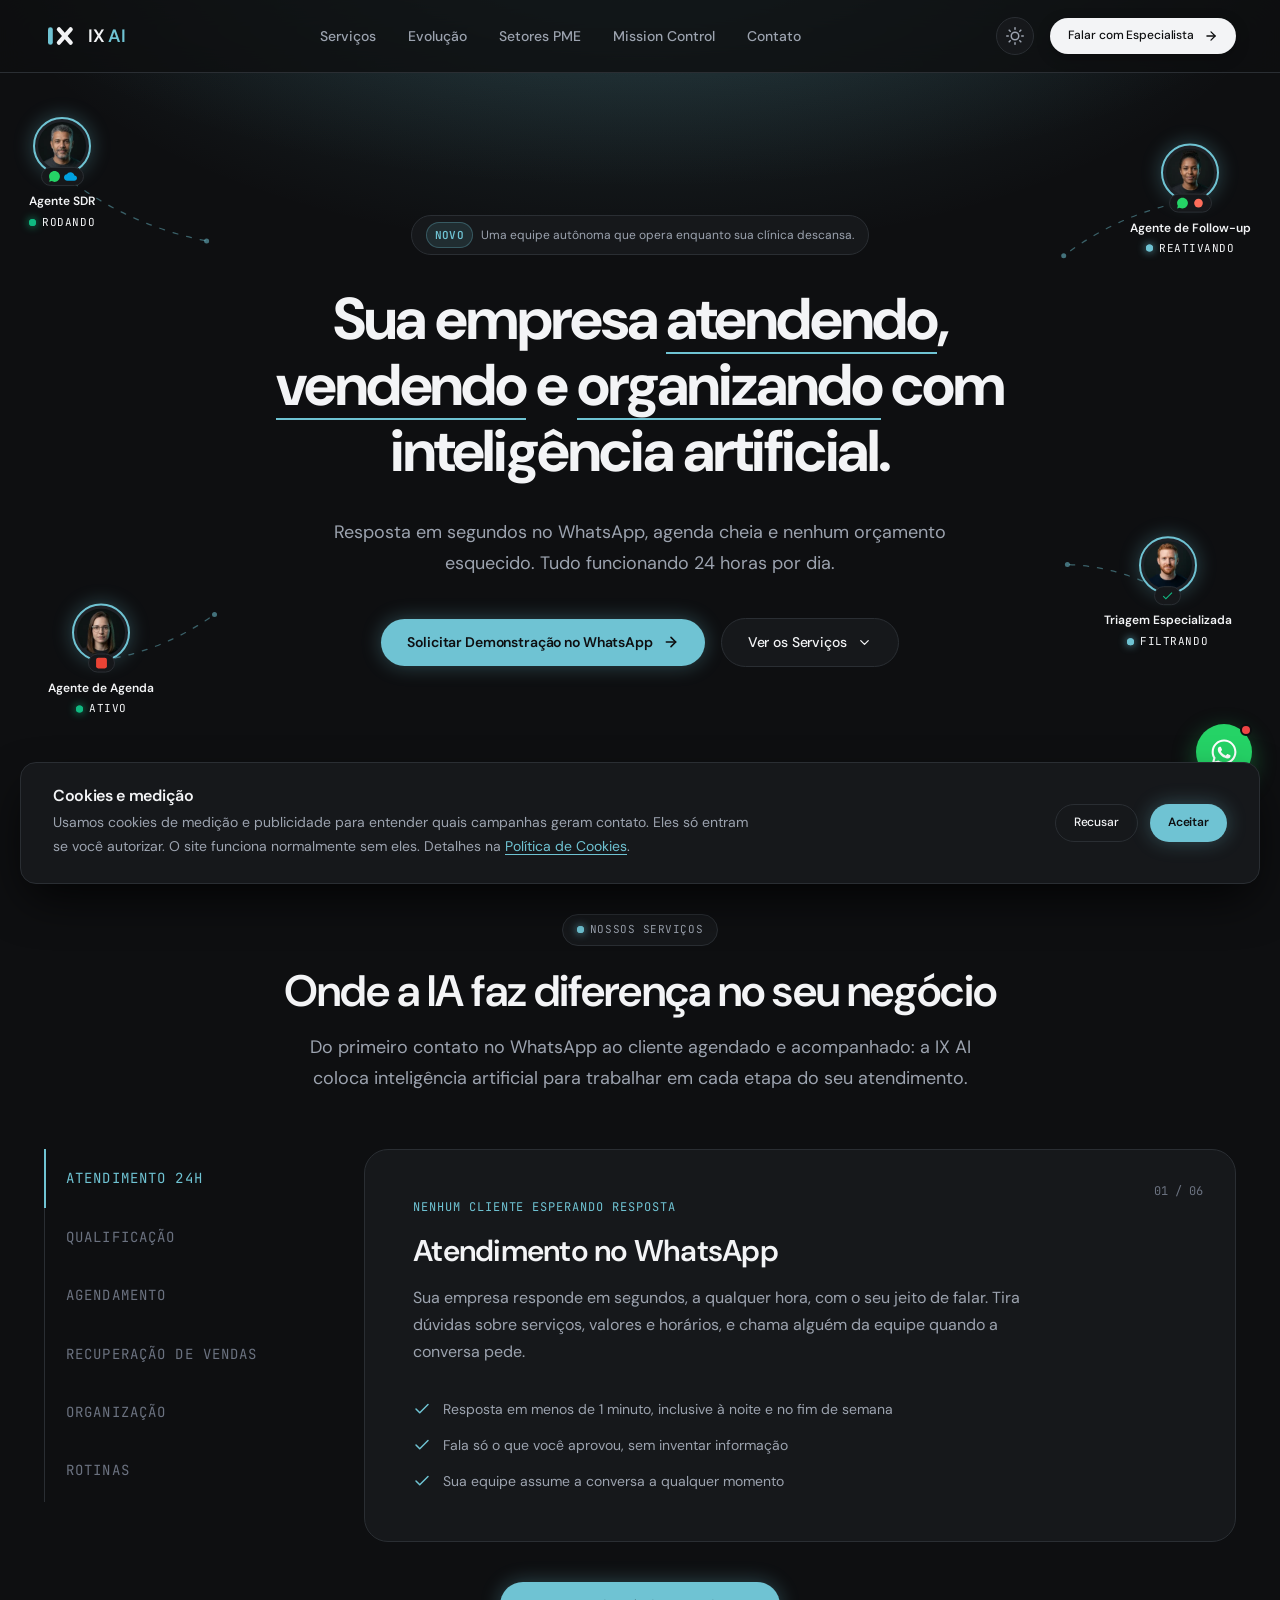
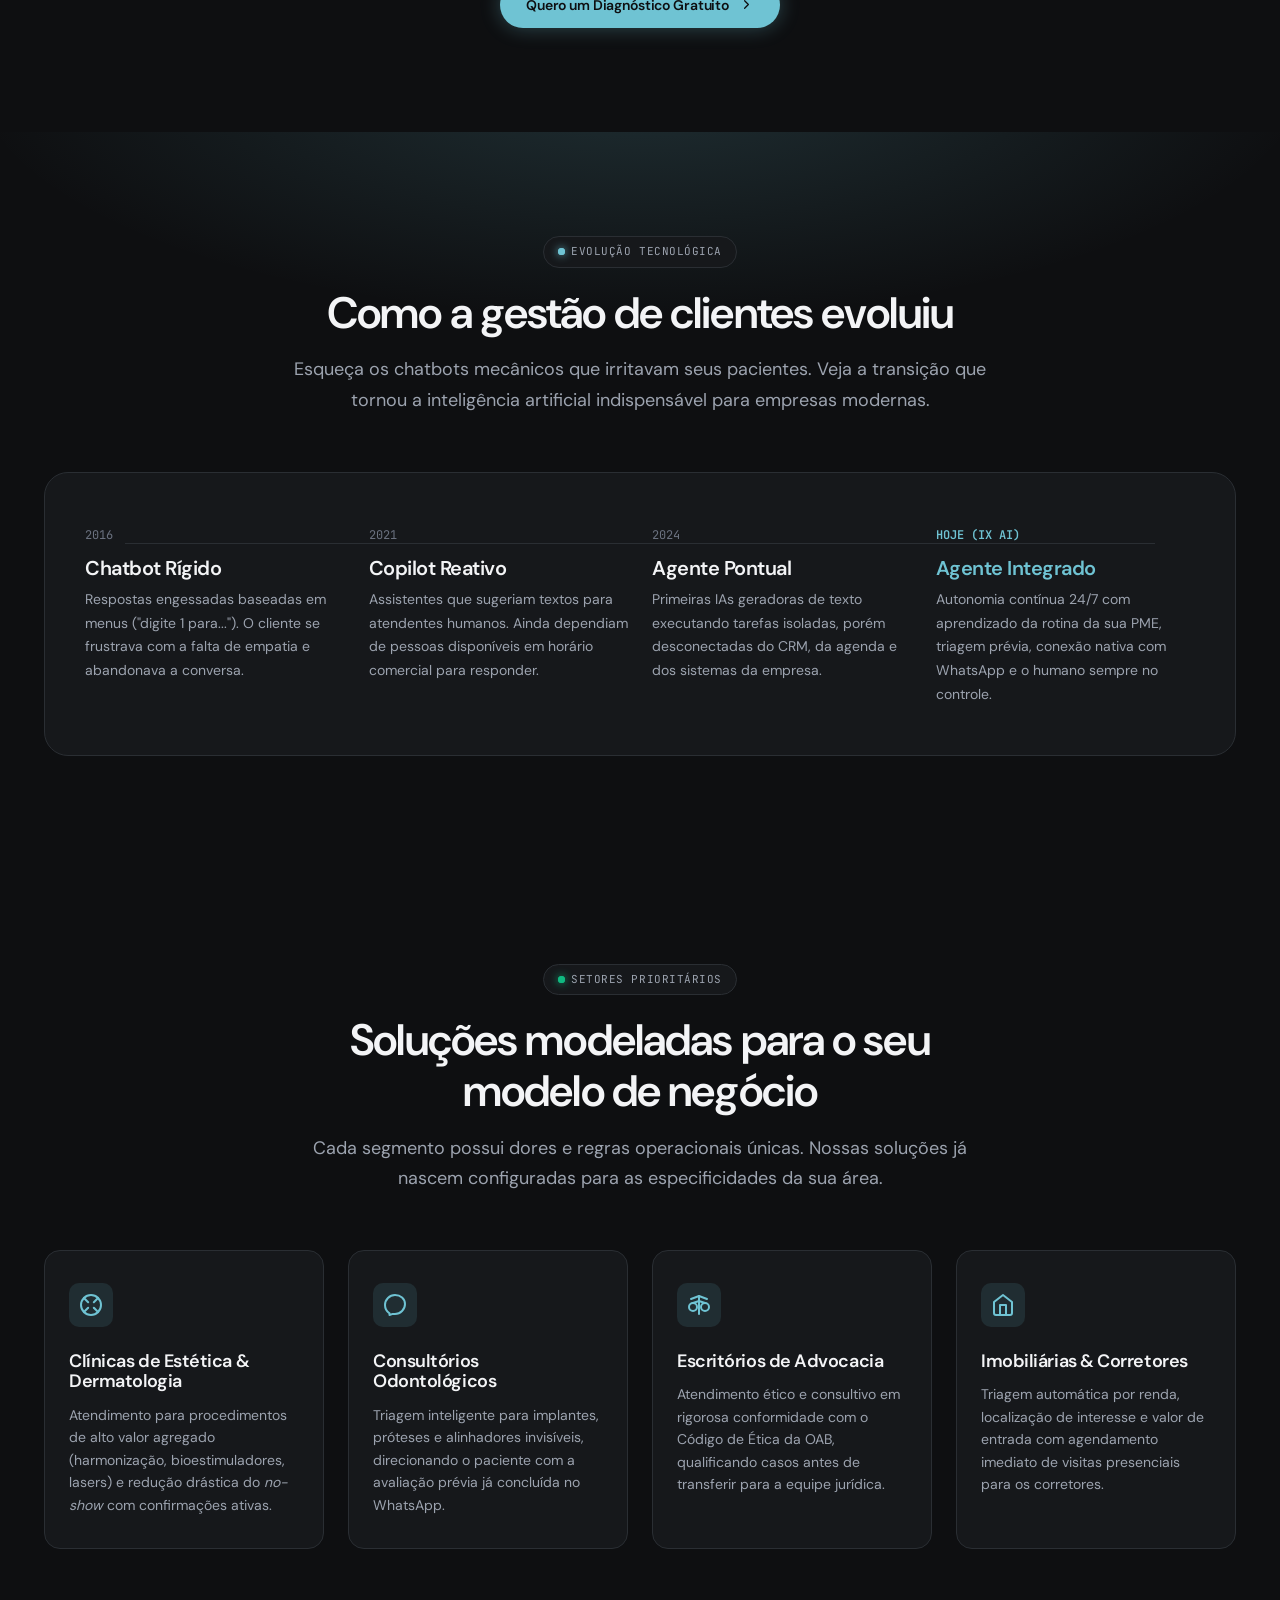
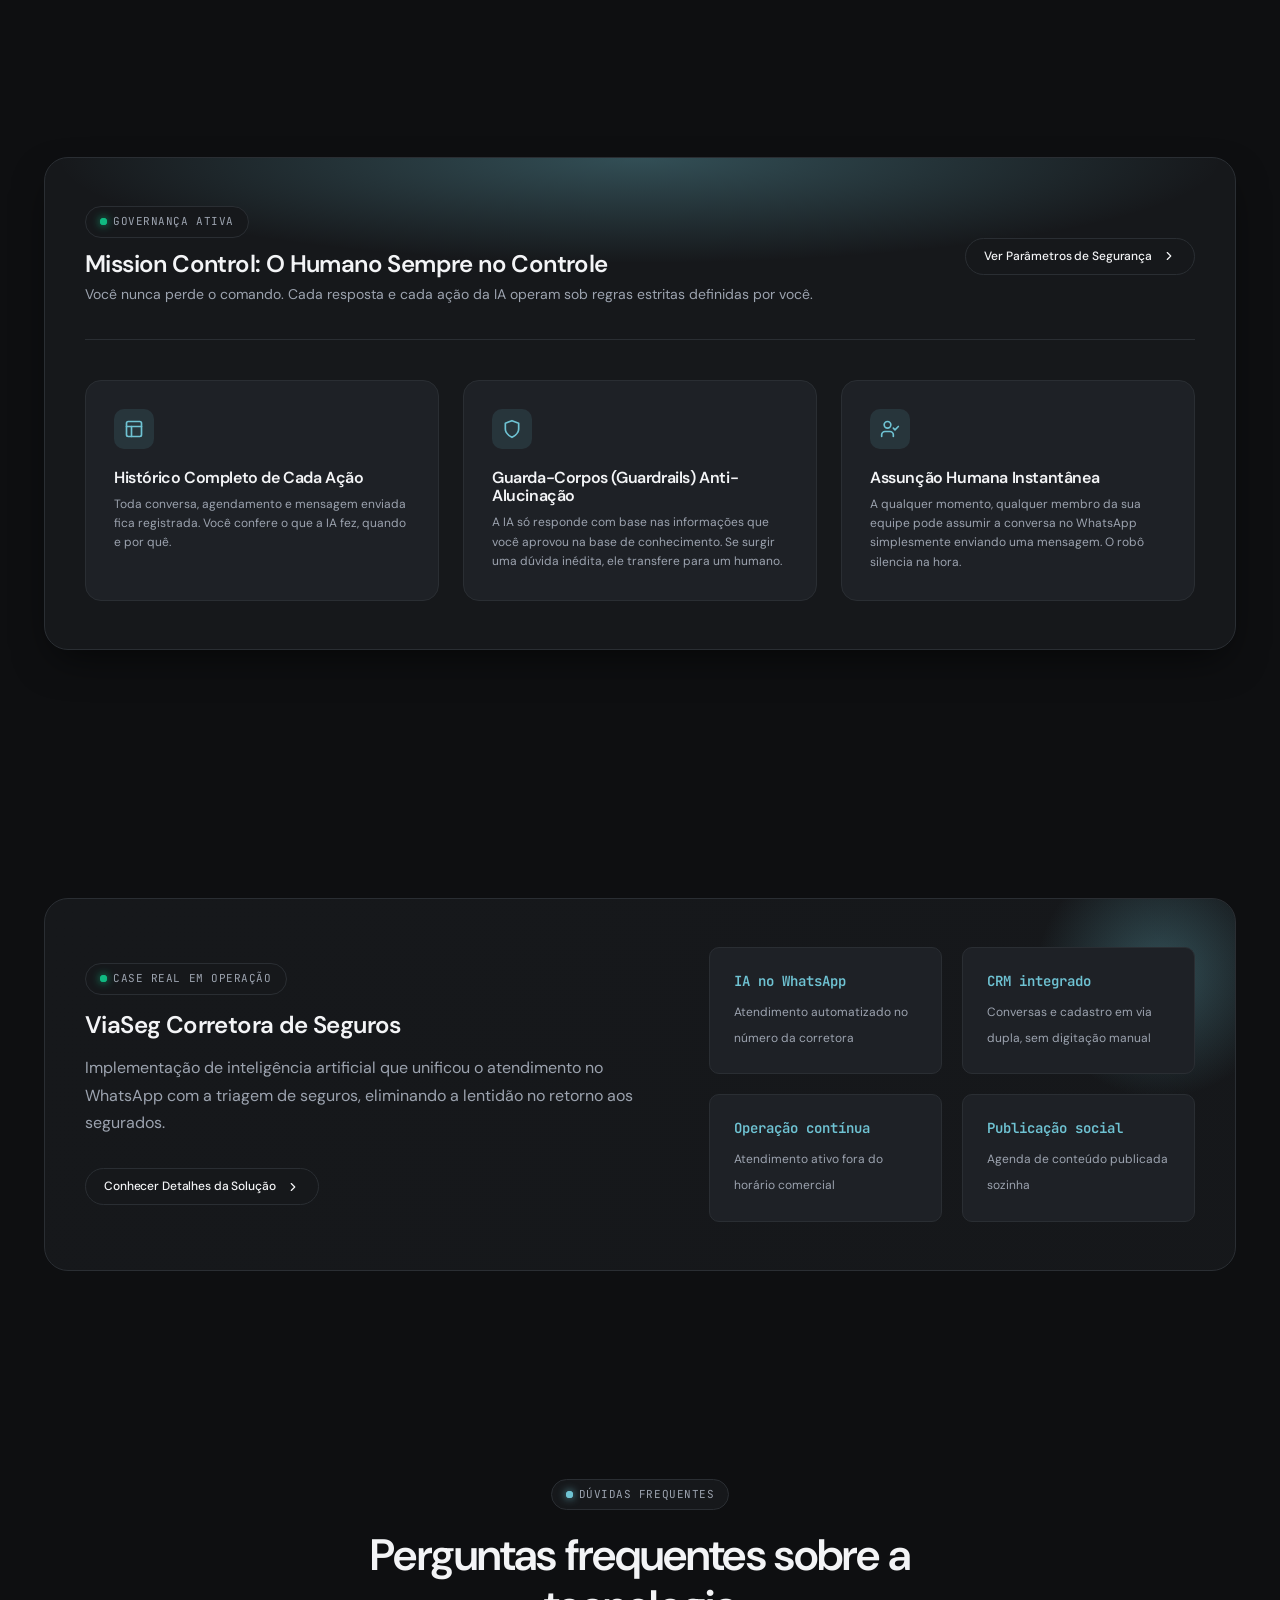
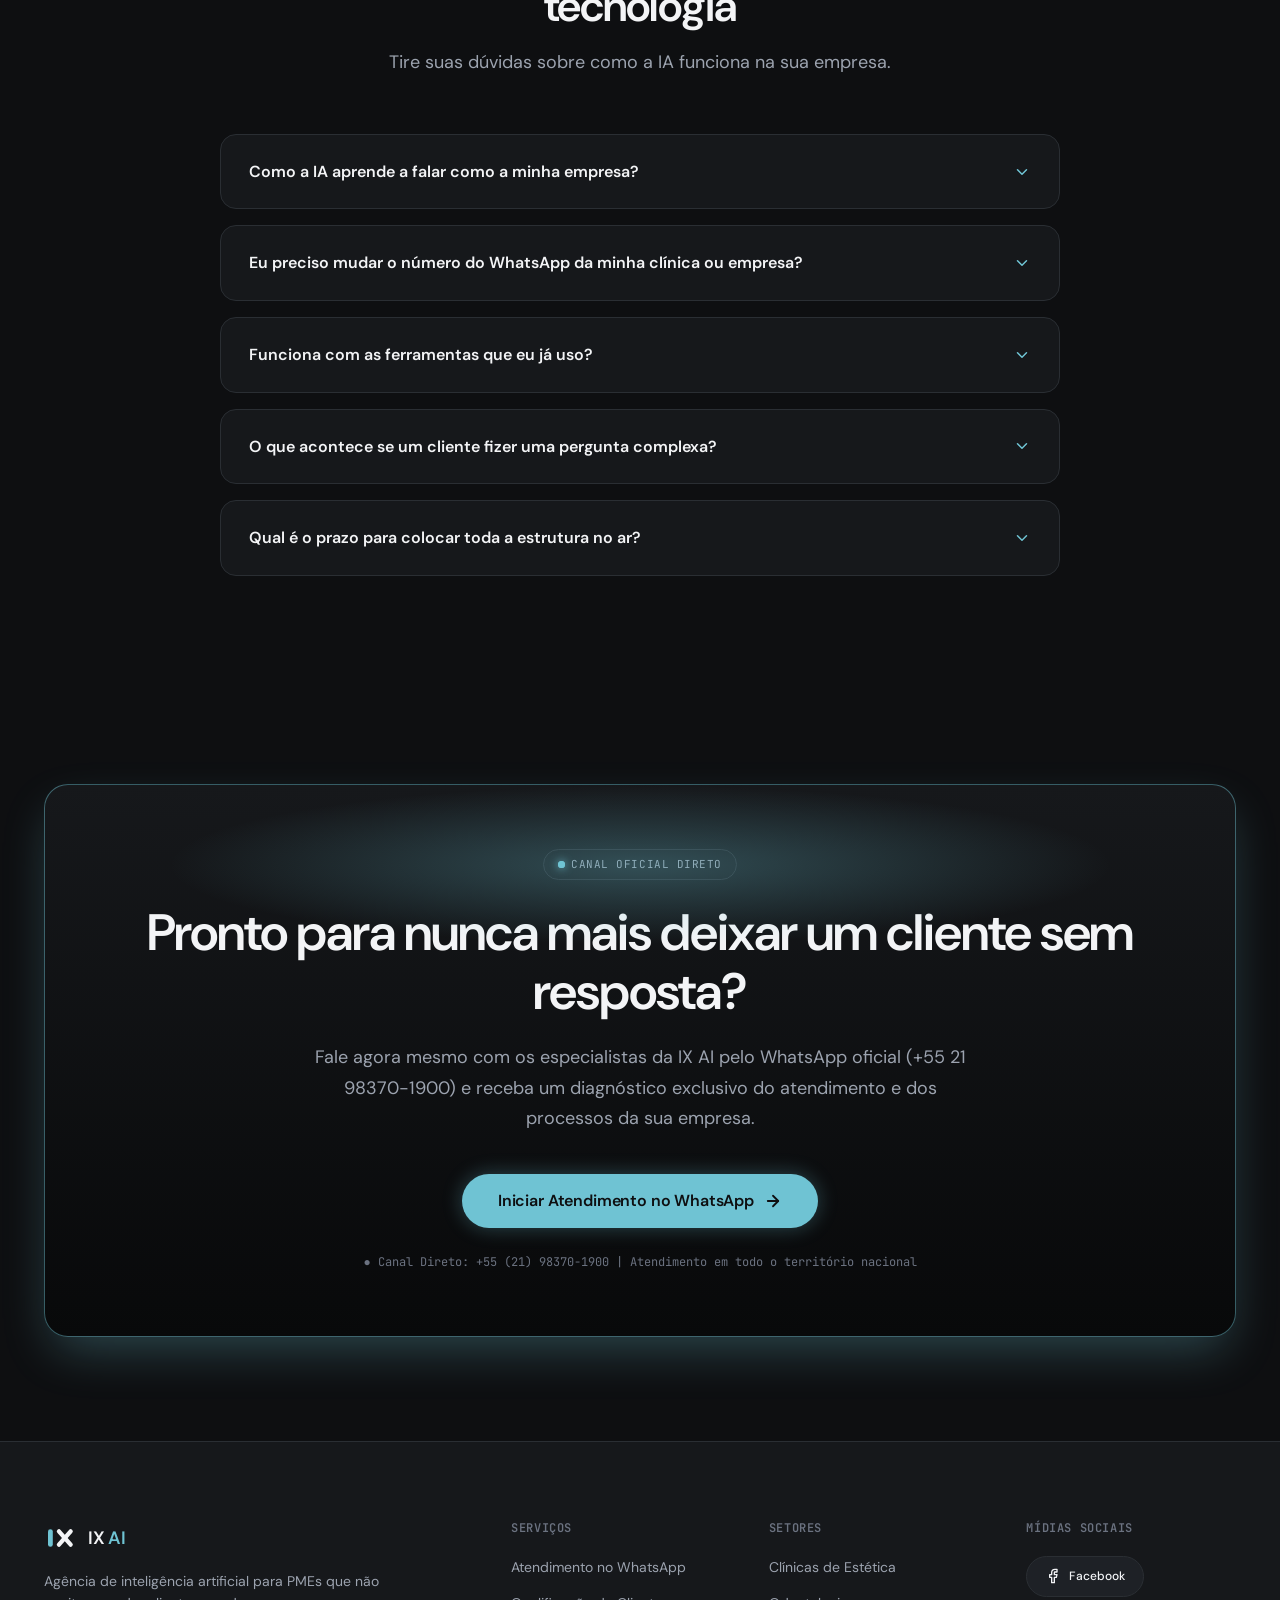
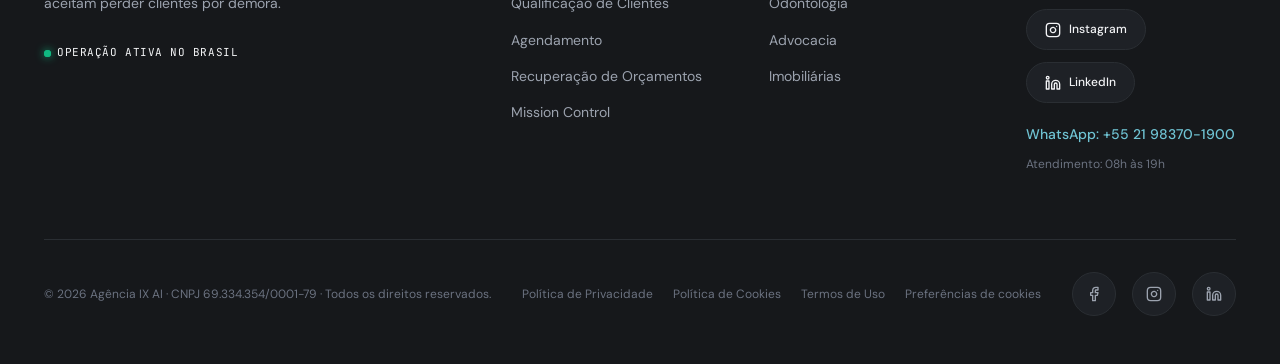
<file: index.html>
<!DOCTYPE html>
<html lang="pt-BR" data-theme="dark">
<head>
  <meta charset="UTF-8">
  <meta name="viewport" content="width=device-width, initial-scale=1.0">
  <title>Agência IX AI — Inteligência Artificial para PMEs</title>
  <meta name="description" content="Agência de inteligência artificial para PMEs: atendimento no WhatsApp em segundos, qualificação, agendamento e rotinas no automático, 24 horas por dia.">
  <meta name="keywords" content="agência de IA, agência de inteligência artificial, inteligência artificial para PMEs, atendimento no WhatsApp com IA, agendamento automático, recuperação de orçamentos, automação para empresas, clínicas de estética, consultórios odontológicos, escritórios de advocacia, imobiliárias">
  <meta name="author" content="Agência IX AI">
  <meta name="robots" content="index, follow">
  <link rel="canonical" href="https://ixai.com.br/">
  <meta name="theme-color" content="#0E0F11">

  <!-- Open Graph / Redes Sociais (Facebook, Instagram, LinkedIn) -->
  <meta property="og:type" content="website">
  <meta property="og:url" content="https://ixai.com.br/">
  <meta property="og:title" content="Agência IX AI — Inteligência Artificial para PMEs">
  <meta property="og:description" content="Sua empresa atendendo, vendendo e organizando com IA: resposta em segundos no WhatsApp, agenda cheia e nenhum orçamento esquecido.">
  <meta property="og:image" content="https://ixai.com.br/assets/images/og-cover.jpg">
  <meta property="og:image:width" content="1200">
  <meta property="og:image:height" content="630">
  <meta property="og:image:alt" content="Agência IX AI — inteligência artificial para atender, vender e organizar">
  <meta property="og:locale" content="pt_BR">
  <meta property="og:site_name" content="Agência IX AI">

  <!-- Twitter Cards -->
  <meta name="twitter:card" content="summary_large_image">
  <meta name="twitter:title" content="Agência IX AI — Inteligência Artificial para PMEs">
  <meta name="twitter:description" content="Inteligência artificial que atende, qualifica e agenda para empresas de serviços de alto padrão.">
  <meta name="twitter:image" content="https://ixai.com.br/assets/images/og-cover.jpg">

  <!-- Favicon -->
  <link rel="icon" href="assets/images/favicon.svg" type="image/svg+xml">
  <link rel="apple-touch-icon" href="assets/images/logo.png">

  <!-- Pré-conexão de Fontes para Core Web Vitals -->
  <link rel="preload" href="assets/fonts/dm-sans-latin.woff2" as="font" type="font/woff2" crossorigin>
  <link rel="preload" href="assets/fonts/jetbrains-mono-latin.woff2" as="font" type="font/woff2" crossorigin>
  <link rel="stylesheet" href="assets/css/fontes.css">

  <!-- Folhas de Estilo Modulares -->
  <link rel="stylesheet" href="assets/css/variables.css">
  <link rel="stylesheet" href="assets/css/base.css">
  <link rel="stylesheet" href="assets/css/components.css">
  <link rel="stylesheet" href="assets/css/layout.css">

  <!-- Schema.org JSON-LD Unificado para Google Search Central (SEO Avançado) -->
  <script type="application/ld+json">
  {
    "@context": "https://schema.org",
    "@graph": [
      {
        "@type": "Organization",
        "@id": "https://ixai.com.br/#organization",
        "name": "Agência IX AI",
        "url": "https://ixai.com.br/",
        "logo": "https://ixai.com.br/assets/images/logo.png",
        "description": "Agência de inteligência artificial para PMEs: atendimento, qualificação, agendamento e rotinas com IA.",
        "telephone": "+55-21-98370-1900",
        "sameAs": [
          "https://www.facebook.com/ixai.br",
          "https://www.instagram.com/ixai.br",
          "https://www.linkedin.com/company/ixai"
        ]
      },
      {
        "@type": "ProfessionalService",
        "@id": "https://ixai.com.br/#localbusiness",
        "name": "Agência IX AI — Inteligência Artificial para PMEs",
        "url": "https://ixai.com.br/",
        "telephone": "+55-21-98370-1900",
        "priceRange": "$$",
        "areaServed": "BR",
        "openingHours": "Mo-Fr 08:00-19:00"
      },
      {
        "@type": "Service",
        "name": "Inteligência Artificial para Atendimento e Vendas",
        "provider": { "@id": "https://ixai.com.br/#organization" },
        "areaServed": "BR",
        "description": "Atendimento no WhatsApp 24 horas com IA, qualificação de clientes, agendamento com confirmação e lembrete, recuperação de orçamentos, cadastro automático e rotinas da equipe no piloto automático."
      },
      {
        "@type": "FAQPage",
        "mainEntity": [
          {
            "@type": "Question",
            "name": "Como a IA aprende sobre o meu negócio?",
            "acceptedAnswer": {
              "@type": "Answer",
              "text": "A IA é treinada com a base de conhecimento exclusiva da sua empresa (procedimentos, tabela de preços, regras de atendimento e horários) sob rigorosos parâmetros de controle."
            }
          },
          {
            "@type": "Question",
            "name": "Preciso trocar o número do WhatsApp da minha empresa?",
            "acceptedAnswer": {
              "@type": "Answer",
              "text": "Não. A conexão é feita no número comercial que você já usa, preservando contatos e histórico. A forma de conexão é definida na implantação, conforme o volume de atendimento do negócio."
            }
          }
        ]
      }
    ]
  }
  </script>

  <!-- Marca que o JS está ativo: sem ele o conteúdo nasce visível (ver components.css) -->
  <script>document.documentElement.classList.add('js');</script>

  <!-- Consent Mode v2: nega por padrão antes de qualquer tag carregar -->
  <script>
    window.dataLayer = window.dataLayer || [];
    function gtag(){ dataLayer.push(arguments); }
    (function () {
      var decisao = null;
      try { decisao = JSON.parse(localStorage.getItem('ixai-consentimento') || 'null'); } catch (e) {}
      var estado = (decisao && decisao.estado === 'aceito') ? 'granted' : 'denied';
      gtag('consent', 'default', {
        ad_storage: estado,
        ad_user_data: estado,
        ad_personalization: estado,
        analytics_storage: estado,
        functionality_storage: 'granted',
        security_storage: 'granted'
      });
    })();
  </script>
</head>
<body>

  <!-- ==========================================================================
       HEADER FIXO (GLASSMORPHISM & CENTRO DE CONTROLE)
       ========================================================================== -->
  <header class="header-fixed" id="main-header">
    <div class="container header-inner">
      <!-- Monograma Minimalista em SVG + Marca Textual semântica -->
      <a href="#inicio" class="brand-logo-link" aria-label="Página inicial da Agência IX AI">
        <svg class="brand-monogram" viewBox="0 0 40 40" fill="none" xmlns="http://www.w3.org/2000/svg" aria-hidden="true">
          <!-- Barra Ciano "I" -->
          <rect x="5" y="9" width="6" height="22" rx="3" fill="#6FC3D3" />
          <!-- Letra "X": traço 5,4 sobre 17,5 de largura, para ler como X até em 16px -->
          <path d="M18.7 11.7L33.3 28.3" stroke="#F3F4F6" stroke-width="5.4" stroke-linecap="round" />
          <path d="M33.3 11.7L18.7 28.3" stroke="#F3F4F6" stroke-width="5.4" stroke-linecap="round" />
        </svg>
        <span class="brand-text">IX <span>AI</span></span>
      </a>

      <!-- Navegação de Âncoras -->
      <nav class="nav-links" aria-label="Navegação principal">
        <a href="#servicos" class="nav-link">Serviços</a>
        <a href="#evolucao" class="nav-link">Evolução</a>
        <a href="#setores" class="nav-link">Setores PME</a>
        <a href="#controle" class="nav-link">Mission Control</a>
        <a href="#contato" class="nav-link">Contato</a>
      </nav>

      <!-- Ações: Alternador de Tema & CTA Oficial WhatsApp -->
      <div class="header-actions">
        <button type="button" class="theme-toggle-btn" id="theme-toggle-btn" aria-label="Alternar tema claro/escuro">
          <!-- Ícone Sol / Lua em SVG inline -->
          <svg width="18" height="18" viewBox="0 0 24 24" fill="none" stroke="currentColor" stroke-width="2" stroke-linecap="round" stroke-linejoin="round" aria-hidden="true">
            <circle cx="12" cy="12" r="5"></circle>
            <line x1="12" y1="1" x2="12" y2="3"></line>
            <line x1="12" y1="21" x2="12" y2="23"></line>
            <line x1="4.22" y1="4.22" x2="5.64" y2="5.64"></line>
            <line x1="18.36" y1="18.36" x2="19.78" y2="19.78"></line>
            <line x1="1" y1="12" x2="3" y2="12"></line>
            <line x1="21" y1="12" x2="23" y2="12"></line>
            <line x1="4.22" y1="19.78" x2="5.64" y2="18.36"></line>
            <line x1="18.36" y1="5.64" x2="19.78" y2="4.22"></line>
          </svg>
        </button>

        <a href="https://wa.me/5521983701900?text=Ol%C3%A1%2C%20gostaria%20de%20conhecer%20as%20solu%C3%A7%C3%B5es%20da%20Ag%C3%AAncia%20IX%20AI." 
           target="_blank" 
           rel="noopener noreferrer" 
           class="btn-pill btn-pill-primary btn-pill-sm">
          Falar com Especialista
          <svg width="14" height="14" viewBox="0 0 24 24" fill="none" stroke="currentColor" stroke-width="2.2" stroke-linecap="round" stroke-linejoin="round" aria-hidden="true">
            <line x1="5" y1="12" x2="19" y2="12"></line>
            <polyline points="12 5 19 12 12 19"></polyline>
          </svg>
        </a>

        <!-- Botão do menu gaveta (apenas em telas pequenas) -->
        <button type="button" class="nav-toggle" id="nav-toggle" aria-label="Abrir menu de navegação" aria-expanded="false" aria-controls="mobile-nav">
          <svg class="icon-menu" width="18" height="18" viewBox="0 0 24 24" fill="none" stroke="currentColor" stroke-width="2" stroke-linecap="round" aria-hidden="true">
            <line x1="3" y1="7" x2="21" y2="7"></line>
            <line x1="3" y1="12" x2="21" y2="12"></line>
            <line x1="3" y1="17" x2="21" y2="17"></line>
          </svg>
          <svg class="icon-close" width="18" height="18" viewBox="0 0 24 24" fill="none" stroke="currentColor" stroke-width="2" stroke-linecap="round" aria-hidden="true">
            <line x1="6" y1="6" x2="18" y2="18"></line>
            <line x1="18" y1="6" x2="6" y2="18"></line>
          </svg>
        </button>
      </div>
    </div>

    <!-- Menu gaveta das telas pequenas -->
    <nav class="mobile-nav" id="mobile-nav" aria-label="Navegação principal em telas pequenas">
      <a href="#servicos" class="mobile-nav-link">Serviços</a>
      <a href="#evolucao" class="mobile-nav-link">Evolução</a>
      <a href="#setores" class="mobile-nav-link">Setores PME</a>
      <a href="#controle" class="mobile-nav-link">Mission Control</a>
      <a href="#contato" class="mobile-nav-link">Contato</a>
      <a href="https://wa.me/5521983701900?text=Ol%C3%A1%2C%20gostaria%20de%20conhecer%20as%20solu%C3%A7%C3%B5es%20da%20Ag%C3%AAncia%20IX%20AI."
         target="_blank"
         rel="noopener noreferrer"
         class="btn-pill btn-pill-cyan">
        Falar com Especialista
      </a>
    </nav>
  </header>

  <!-- ==========================================================================
       HERO SECTION COM CONSTELAÇÃO DE AGENTES (PADRÃO TESS.IM)
       ========================================================================== -->
  <main>
    <section class="hero-section aurora-bg" id="inicio">
      <!-- Constelação de Agentes Autônomos Orbitando (Visualização Desktop) -->
      <div class="hero-agents-constellation" aria-hidden="true">

        <!-- Camada de conexao: os tracados sao desenhados por JS a partir da posicao real
             de cada agente, entao acompanham qualquer largura de tela e a flutuacao -->
        <svg class="hero-conectores" id="hero-conectores" preserveAspectRatio="none" aria-hidden="true"></svg>

        
        <!-- Agente 1: SDR de Vendas -->
        <div class="agent-node node-sdr">
          <div class="agent-avatar-wrap">
            <img src="assets/images/agentes/rosto-senior.webp" alt="" width="52" height="52" decoding="async">
          </div>
          <div class="agent-tools-stack">
            <!-- Badges de ferramentas acopladas: WhatsApp + CRM -->
            <svg viewBox="0 0 24 24" fill="#25D366" title="WhatsApp"><path d="M12 2C6.48 2 2 6.48 2 12C2 13.85 2.5 15.58 3.38 17.07L2.1 21.84L6.99 20.57C8.44 21.46 10.16 22 12 22C17.52 22 22 17.52 22 12C22 6.48 17.52 2 12 2Z"/></svg>
            <svg viewBox="0 0 24 24" fill="#00A1E0" title="Salesforce/CRM"><path d="M19.35 10.04C18.67 6.59 15.64 4 12 4C9.11 4 6.6 5.64 5.35 8.04C2.34 8.36 0 10.91 0 14C0 17.31 2.69 20 6 20H19C21.76 20 24 17.76 24 15C24 12.36 21.95 10.22 19.35 10.04Z"/></svg>
          </div>
          <div class="agent-meta">
            <span class="agent-name">Agente SDR</span>
            <span class="status-indicator"><span class="status-dot emerald"></span> RODANDO</span>
          </div>
        </div>

        <!-- Agente 2: Follow-up & Reativação -->
        <div class="agent-node node-followup">
          <div class="agent-avatar-wrap">
            <img src="assets/images/agentes/rosto-executiva.webp" alt="" width="52" height="52" decoding="async">
          </div>
          <div class="agent-tools-stack">
            <!-- WhatsApp + integrações -->
            <svg viewBox="0 0 24 24" fill="#25D366" title="WhatsApp"><path d="M12 2C6.48 2 2 6.48 2 12C2 13.85 2.5 15.58 3.38 17.07L2.1 21.84L6.99 20.57C8.44 21.46 10.16 22 12 22C17.52 22 22 17.52 22 12C22 6.48 17.52 2 12 2Z"/></svg>
            <svg viewBox="0 0 24 24" fill="#FF6D5A" title="Integrações"><circle cx="12" cy="12" r="8"/></svg>
          </div>
          <div class="agent-meta">
            <span class="agent-name">Agente de Follow-up</span>
            <span class="status-indicator"><span class="status-dot cyan"></span> REATIVANDO</span>
          </div>
        </div>

        <!-- Agente 3: Agendamento & Follow-up -->
        <div class="agent-node node-schedule">
          <div class="agent-avatar-wrap">
            <img src="assets/images/agentes/rosto-analista.webp" alt="" width="52" height="52" decoding="async">
          </div>
          <div class="agent-tools-stack">
            <!-- Google Calendar -->
            <svg viewBox="0 0 24 24" fill="#EA4335" title="Google Calendar"><rect width="20" height="20" x="2" y="2" rx="4"/></svg>
          </div>
          <div class="agent-meta">
            <span class="agent-name">Agente de Agenda</span>
            <span class="status-indicator"><span class="status-dot emerald"></span> ATIVO</span>
          </div>
        </div>

        <!-- Agente 4: Qualificador de PME -->
        <div class="agent-node node-qualifier">
          <div class="agent-avatar-wrap">
            <img src="assets/images/agentes/rosto-ruivo.webp" alt="" width="52" height="52" decoding="async">
          </div>
          <div class="agent-tools-stack">
            <!-- Filtro de Renda / Procedimento -->
            <svg viewBox="0 0 24 24" fill="#10B981" title="Qualificação"><path d="M9 16.17L4.83 12l-1.42 1.41L9 19 21 7l-1.41-1.41z"/></svg>
          </div>
          <div class="agent-meta">
            <span class="agent-name">Triagem Especializada</span>
            <span class="status-indicator"><span class="status-dot cyan"></span> FILTRANDO</span>
          </div>
        </div>

      </div>

      <!-- Conteúdo Central da Hero -->
      <div class="container hero-content">
        <!-- Badge Cápsula Superior estilo tess.im -->
        <div class="hero-capsule-wrap">
          <div class="badge-capsule">
            <span class="badge-tag-new">NOVO</span>
            <span>Uma equipe autônoma que opera enquanto sua clínica descansa.</span>
          </div>
        </div>

        <!-- Headline Monumental com sublinhados finos ciano -->
        <h1 class="hero-headline">
          Sua empresa <span class="underline-cyan">atendendo</span>, <span class="underline-cyan">vendendo</span> e <span class="underline-cyan">organizando</span> com inteligência artificial.
        </h1>

        <!-- Descrição de Apoio com Alto Contraste -->
        <p class="hero-subheadline" style="max-width: 640px; margin: 0 auto; font-size: 1.125rem;">
          Resposta em segundos no WhatsApp, agenda cheia e nenhum orçamento esquecido. Tudo funcionando 24 horas por dia.
        </p>

        <!-- CTAs Principais -->
        <div class="hero-cta-group">
          <a href="https://wa.me/5521983701900?text=Ol%C3%A1%2C%20gostaria%20de%20uma%20demonstra%C3%A7%C3%A3o%20das%20solu%C3%A7%C3%B5es%20de%20IA." 
             target="_blank" 
             rel="noopener noreferrer" 
             class="btn-pill btn-pill-cyan">
            Solicitar Demonstração no WhatsApp
            <svg width="16" height="16" viewBox="0 0 24 24" fill="none" stroke="currentColor" stroke-width="2.4" stroke-linecap="round" stroke-linejoin="round" aria-hidden="true">
              <line x1="5" y1="12" x2="19" y2="12"></line>
              <polyline points="12 5 19 12 12 19"></polyline>
            </svg>
          </a>

          <a href="#servicos" class="btn-pill btn-pill-secondary">
            Ver os Serviços
            <svg width="15" height="15" viewBox="0 0 24 24" fill="none" stroke="currentColor" stroke-width="2" stroke-linecap="round" stroke-linejoin="round" aria-hidden="true">
              <polyline points="6 9 12 15 18 9"></polyline>
            </svg>
          </a>
        </div>
      </div>
    </section>

    <!-- ==========================================================================
         SEÇÃO 2: SERVIÇOS — ONDE A IA FAZ DIFERENÇA (#servicos)
         ========================================================================== -->
    <section class="section" id="servicos">
      <div class="container">
        <div class="section-header" data-reveal>
          <div class="badge-capsule">
            <span class="status-indicator"><span class="status-dot cyan"></span> NOSSOS SERVIÇOS</span>
          </div>
          <h2>Onde a IA faz diferença no seu negócio</h2>
          <p>Do primeiro contato no WhatsApp ao cliente agendado e acompanhado: a IX AI coloca inteligência artificial para trabalhar em cada etapa do seu atendimento.</p>
        </div>

        <div class="services-layout" data-reveal>
          <div class="services-tabs" role="tablist" aria-label="Serviços da IX AI">
            <button type="button" class="service-tab" role="tab" id="aba-atendimento" aria-controls="servico-atendimento" aria-selected="true">Atendimento 24h</button>
            <button type="button" class="service-tab" role="tab" id="aba-qualificacao" aria-controls="servico-qualificacao" aria-selected="false" tabindex="-1">Qualificação</button>
            <button type="button" class="service-tab" role="tab" id="aba-agendamento" aria-controls="servico-agendamento" aria-selected="false" tabindex="-1">Agendamento</button>
            <button type="button" class="service-tab" role="tab" id="aba-recuperacao" aria-controls="servico-recuperacao" aria-selected="false" tabindex="-1">Recuperação de vendas</button>
            <button type="button" class="service-tab" role="tab" id="aba-organizacao" aria-controls="servico-organizacao" aria-selected="false" tabindex="-1">Organização</button>
            <button type="button" class="service-tab" role="tab" id="aba-rotinas" aria-controls="servico-rotinas" aria-selected="false" tabindex="-1">Rotinas</button>
          </div>

          <div class="services-panels">
          <article class="service-panel" role="tabpanel" id="servico-atendimento" aria-labelledby="aba-atendimento" tabindex="0">
            <span class="service-panel-count">01 / 06</span>
            <span class="service-panel-tagline">Nenhum cliente esperando resposta</span>
            <h3 class="service-panel-title">Atendimento no WhatsApp</h3>
            <p class="service-panel-desc">Sua empresa responde em segundos, a qualquer hora, com o seu jeito de falar. Tira dúvidas sobre serviços, valores e horários, e chama alguém da equipe quando a conversa pede.</p>
            <ul class="service-points">
                <li class="service-point">
                  <svg viewBox="0 0 24 24" fill="none" stroke="currentColor" stroke-width="2" stroke-linecap="round" stroke-linejoin="round" aria-hidden="true"><polyline points="20 6 9 17 4 12"></polyline></svg>
                  <span>Resposta em menos de 1 minuto, inclusive à noite e no fim de semana</span>
                </li>
                <li class="service-point">
                  <svg viewBox="0 0 24 24" fill="none" stroke="currentColor" stroke-width="2" stroke-linecap="round" stroke-linejoin="round" aria-hidden="true"><polyline points="20 6 9 17 4 12"></polyline></svg>
                  <span>Fala só o que você aprovou, sem inventar informação</span>
                </li>
                <li class="service-point">
                  <svg viewBox="0 0 24 24" fill="none" stroke="currentColor" stroke-width="2" stroke-linecap="round" stroke-linejoin="round" aria-hidden="true"><polyline points="20 6 9 17 4 12"></polyline></svg>
                  <span>Sua equipe assume a conversa a qualquer momento</span>
                </li>
            </ul>
          </article>
          <article class="service-panel" role="tabpanel" id="servico-qualificacao" aria-labelledby="aba-qualificacao" tabindex="0">
            <span class="service-panel-count">02 / 06</span>
            <span class="service-panel-tagline">Sua equipe só fala com quem está pronto</span>
            <h3 class="service-panel-title">Qualificação de clientes</h3>
            <p class="service-panel-desc">Antes de passar o contato adiante, a IA entende o que a pessoa procura, a urgência e o perfil de investimento. Quem chega para a sua equipe já chega filtrado.</p>
            <ul class="service-points">
                <li class="service-point">
                  <svg viewBox="0 0 24 24" fill="none" stroke="currentColor" stroke-width="2" stroke-linecap="round" stroke-linejoin="round" aria-hidden="true"><polyline points="20 6 9 17 4 12"></polyline></svg>
                  <span>Perguntas certas para cada tipo de serviço</span>
                </li>
                <li class="service-point">
                  <svg viewBox="0 0 24 24" fill="none" stroke="currentColor" stroke-width="2" stroke-linecap="round" stroke-linejoin="round" aria-hidden="true"><polyline points="20 6 9 17 4 12"></polyline></svg>
                  <span>Resumo do cliente entregue para quem vai atender</span>
                </li>
                <li class="service-point">
                  <svg viewBox="0 0 24 24" fill="none" stroke="currentColor" stroke-width="2" stroke-linecap="round" stroke-linejoin="round" aria-hidden="true"><polyline points="20 6 9 17 4 12"></polyline></svg>
                  <span>Curiosos e contatos frios separados dos prontos para comprar</span>
                </li>
            </ul>
          </article>
          <article class="service-panel" role="tabpanel" id="servico-agendamento" aria-labelledby="aba-agendamento" tabindex="0">
            <span class="service-panel-count">03 / 06</span>
            <span class="service-panel-tagline">Menos faltas, mais horários ocupados</span>
            <h3 class="service-panel-title">Agenda cheia, sem faltas</h3>
            <p class="service-panel-desc">A IA marca direto nos horários livres da sua equipe, confirma na véspera e lembra no dia. Se o cliente precisar remarcar, ela resolve sem ninguém parar o que está fazendo.</p>
            <ul class="service-points">
                <li class="service-point">
                  <svg viewBox="0 0 24 24" fill="none" stroke="currentColor" stroke-width="2" stroke-linecap="round" stroke-linejoin="round" aria-hidden="true"><polyline points="20 6 9 17 4 12"></polyline></svg>
                  <span>Agendamento direto na agenda da equipe, sem conflito</span>
                </li>
                <li class="service-point">
                  <svg viewBox="0 0 24 24" fill="none" stroke="currentColor" stroke-width="2" stroke-linecap="round" stroke-linejoin="round" aria-hidden="true"><polyline points="20 6 9 17 4 12"></polyline></svg>
                  <span>Confirmação e lembrete automáticos</span>
                </li>
                <li class="service-point">
                  <svg viewBox="0 0 24 24" fill="none" stroke="currentColor" stroke-width="2" stroke-linecap="round" stroke-linejoin="round" aria-hidden="true"><polyline points="20 6 9 17 4 12"></polyline></svg>
                  <span>Remarcação resolvida na própria conversa</span>
                </li>
            </ul>
          </article>
          <article class="service-panel" role="tabpanel" id="servico-recuperacao" aria-labelledby="aba-recuperacao" tabindex="0">
            <span class="service-panel-count">04 / 06</span>
            <span class="service-panel-tagline">Nenhum orçamento esquecido</span>
            <h3 class="service-panel-title">Recuperação de orçamentos</h3>
            <p class="service-panel-desc">Quem pediu orçamento e sumiu volta a ser procurado no momento certo, com uma mensagem natural. Venda que antes se perdia por falta de retorno volta para a mesa.</p>
            <ul class="service-points">
                <li class="service-point">
                  <svg viewBox="0 0 24 24" fill="none" stroke="currentColor" stroke-width="2" stroke-linecap="round" stroke-linejoin="round" aria-hidden="true"><polyline points="20 6 9 17 4 12"></polyline></svg>
                  <span>Retorno automático para quem parou de responder</span>
                </li>
                <li class="service-point">
                  <svg viewBox="0 0 24 24" fill="none" stroke="currentColor" stroke-width="2" stroke-linecap="round" stroke-linejoin="round" aria-hidden="true"><polyline points="20 6 9 17 4 12"></polyline></svg>
                  <span>Mensagens no tom da sua empresa, nada de robô</span>
                </li>
                <li class="service-point">
                  <svg viewBox="0 0 24 24" fill="none" stroke="currentColor" stroke-width="2" stroke-linecap="round" stroke-linejoin="round" aria-hidden="true"><polyline points="20 6 9 17 4 12"></polyline></svg>
                  <span>Sua equipe avisada quando o cliente responde</span>
                </li>
            </ul>
          </article>
          <article class="service-panel" role="tabpanel" id="servico-organizacao" aria-labelledby="aba-organizacao" tabindex="0">
            <span class="service-panel-count">05 / 06</span>
            <span class="service-panel-tagline">Zero digitação manual</span>
            <h3 class="service-panel-title">Cadastro e histórico sempre em dia</h3>
            <p class="service-panel-desc">Cada conversa vira cadastro, histórico e próximo passo no sistema da sua empresa. Ninguém precisa copiar dados do WhatsApp, e o gestor enxerga tudo num lugar só.</p>
            <ul class="service-points">
                <li class="service-point">
                  <svg viewBox="0 0 24 24" fill="none" stroke="currentColor" stroke-width="2" stroke-linecap="round" stroke-linejoin="round" aria-hidden="true"><polyline points="20 6 9 17 4 12"></polyline></svg>
                  <span>Cliente cadastrado sozinho a partir da conversa</span>
                </li>
                <li class="service-point">
                  <svg viewBox="0 0 24 24" fill="none" stroke="currentColor" stroke-width="2" stroke-linecap="round" stroke-linejoin="round" aria-hidden="true"><polyline points="20 6 9 17 4 12"></polyline></svg>
                  <span>Histórico completo de cada atendimento</span>
                </li>
                <li class="service-point">
                  <svg viewBox="0 0 24 24" fill="none" stroke="currentColor" stroke-width="2" stroke-linecap="round" stroke-linejoin="round" aria-hidden="true"><polyline points="20 6 9 17 4 12"></polyline></svg>
                  <span>Funciona com as ferramentas que você já usa</span>
                </li>
            </ul>
          </article>
          <article class="service-panel" role="tabpanel" id="servico-rotinas" aria-labelledby="aba-rotinas" tabindex="0">
            <span class="service-panel-count">06 / 06</span>
            <span class="service-panel-tagline">Horas devolvidas à sua equipe</span>
            <h3 class="service-panel-title">Rotinas no piloto automático</h3>
            <p class="service-panel-desc">Avisos para a equipe, relatórios, publicações nas redes sociais e aquelas tarefas que se repetem todo dia passam a rodar sozinhas, do jeito que você definiu.</p>
            <ul class="service-points">
                <li class="service-point">
                  <svg viewBox="0 0 24 24" fill="none" stroke="currentColor" stroke-width="2" stroke-linecap="round" stroke-linejoin="round" aria-hidden="true"><polyline points="20 6 9 17 4 12"></polyline></svg>
                  <span>Avisos para o responsável certo, na hora certa</span>
                </li>
                <li class="service-point">
                  <svg viewBox="0 0 24 24" fill="none" stroke="currentColor" stroke-width="2" stroke-linecap="round" stroke-linejoin="round" aria-hidden="true"><polyline points="20 6 9 17 4 12"></polyline></svg>
                  <span>Relatórios prontos sem montar planilha</span>
                </li>
                <li class="service-point">
                  <svg viewBox="0 0 24 24" fill="none" stroke="currentColor" stroke-width="2" stroke-linecap="round" stroke-linejoin="round" aria-hidden="true"><polyline points="20 6 9 17 4 12"></polyline></svg>
                  <span>Tarefas repetitivas fora da mão da equipe</span>
                </li>
            </ul>
          </article>
          </div>
        </div>

        <div class="services-cta" data-reveal>
          <a href="https://wa.me/5521983701900?text=Ol%C3%A1%2C%20gostaria%20de%20um%20diagn%C3%B3stico%20gratuito%20para%20minha%20empresa."
             target="_blank"
             rel="noopener noreferrer"
             class="btn-pill btn-pill-cyan">
            Quero um Diagnóstico Gratuito
            <svg width="15" height="15" viewBox="0 0 24 24" fill="none" stroke="currentColor" stroke-width="2" stroke-linecap="round" stroke-linejoin="round" aria-hidden="true"><polyline points="9 18 15 12 9 6"></polyline></svg>
          </a>
        </div>
      </div>
    </section>

    <!-- ==========================================================================
         SEÇÃO 3: LINHA DO TEMPO EVOLUTIVA (#evolucao)
         ========================================================================== -->
    <section class="section aurora-bg" id="evolucao">
      <div class="container">
        <div class="section-header" data-reveal>
          <div class="badge-capsule">
            <span class="status-indicator"><span class="status-dot cyan"></span> EVOLUÇÃO TECNOLÓGICA</span>
          </div>
          <h2>Como a gestão de clientes evoluiu</h2>
          <p>Esqueça os chatbots mecânicos que irritavam seus pacientes. Veja a transição que tornou a inteligência artificial indispensável para empresas modernas.</p>
        </div>

        <div class="timeline-track-wrap" data-reveal>
          <div class="timeline-steps">
            <!-- 2016 -->
            <div class="timeline-step">
              <span class="timeline-year-badge">2016</span>
              <h3 class="timeline-step-title">Chatbot Rígido</h3>
              <p class="timeline-step-desc">Respostas engessadas baseadas em menus ("digite 1 para..."). O cliente se frustrava com a falta de empatia e abandonava a conversa.</p>
            </div>

            <!-- 2021 -->
            <div class="timeline-step">
              <span class="timeline-year-badge">2021</span>
              <h3 class="timeline-step-title">Copilot Reativo</h3>
              <p class="timeline-step-desc">Assistentes que sugeriam textos para atendentes humanos. Ainda dependiam de pessoas disponíveis em horário comercial para responder.</p>
            </div>

            <!-- 2024 -->
            <div class="timeline-step">
              <span class="timeline-year-badge">2024</span>
              <h3 class="timeline-step-title">Agente Pontual</h3>
              <p class="timeline-step-desc">Primeiras IAs geradoras de texto executando tarefas isoladas, porém desconectadas do CRM, da agenda e dos sistemas da empresa.</p>
            </div>

            <!-- HOJE -->
            <div class="timeline-step active">
              <span class="timeline-year-badge">HOJE (IX AI)</span>
              <h3 class="timeline-step-title">Agente Integrado</h3>
              <p class="timeline-step-desc">Autonomia contínua 24/7 com aprendizado da rotina da sua PME, triagem prévia, conexão nativa com WhatsApp e o humano sempre no controle.</p>
            </div>
          </div>
        </div>
      </div>
    </section>

    <!-- ==========================================================================
         SEÇÃO 4: SETORES DE MERCADO PME (#setores)
         ========================================================================== -->
    <section class="section" id="setores">
      <div class="container">
        <div class="section-header" data-reveal>
          <div class="badge-capsule">
            <span class="status-indicator"><span class="status-dot emerald"></span> SETORES PRIORITÁRIOS</span>
          </div>
          <h2>Soluções modeladas para o seu modelo de negócio</h2>
          <p>Cada segmento possui dores e regras operacionais únicas. Nossas soluções já nascem configuradas para as especificidades da sua área.</p>
        </div>

        <div class="sectors-grid">
          <!-- Setor 1: Clínicas de Estética -->
          <article class="sector-card" data-reveal>
            <div class="sector-icon-wrap" aria-hidden="true">
              <svg width="24" height="24" viewBox="0 0 24 24" fill="none" stroke="currentColor" stroke-width="2" stroke-linecap="round" stroke-linejoin="round">
                <circle cx="12" cy="12" r="10"></circle>
                <path d="m4.93 4.93 4.24 4.24"></path>
                <path d="m14.83 9.17 4.24-4.24"></path>
                <path d="m14.83 14.83 4.24 4.24"></path>
                <path d="m9.17 14.83-4.24 4.24"></path>
              </svg>
            </div>
            <h3 class="sector-title">Clínicas de Estética & Dermatologia</h3>
            <p class="sector-desc">Atendimento para procedimentos de alto valor agregado (harmonização, bioestimuladores, lasers) e redução drástica do <em>no-show</em> com confirmações ativas.</p>
          </article>

          <!-- Setor 2: Odontologia -->
          <article class="sector-card" data-reveal>
            <div class="sector-icon-wrap" aria-hidden="true">
              <svg width="24" height="24" viewBox="0 0 24 24" fill="none" stroke="currentColor" stroke-width="2" stroke-linecap="round" stroke-linejoin="round">
                <path d="M12 2C6.5 2 2 6.5 2 12c0 3.5 1.8 6.6 4.5 8.4V22l3.3-1.1c.7.1 1.4.1 2.2.1 5.5 0 10-4.5 10-10S17.5 2 12 2z"></path>
              </svg>
            </div>
            <h3 class="sector-title">Consultórios Odontológicos</h3>
            <p class="sector-desc">Triagem inteligente para implantes, próteses e alinhadores invisíveis, direcionando o paciente com a avaliação prévia já concluída no WhatsApp.</p>
          </article>

          <!-- Setor 3: Advocacia -->
          <article class="sector-card" data-reveal>
            <div class="sector-icon-wrap" aria-hidden="true">
              <svg width="24" height="24" viewBox="0 0 24 24" fill="none" stroke="currentColor" stroke-width="2" stroke-linecap="round" stroke-linejoin="round">
                <path d="M12 3v18"></path>
                <path d="m4 6 8-3 8 3"></path>
                <path d="m6 10 6-2 6 2"></path>
                <path d="M6 10a4 4 0 0 0 0 8h0a4 4 0 0 0 0-8"></path>
                <path d="M18 10a4 4 0 0 0 0 8h0a4 4 0 0 0 0-8"></path>
              </svg>
            </div>
            <h3 class="sector-title">Escritórios de Advocacia</h3>
            <p class="sector-desc">Atendimento ético e consultivo em rigorosa conformidade com o Código de Ética da OAB, qualificando casos antes de transferir para a equipe jurídica.</p>
          </article>

          <!-- Setor 4: Imobiliárias -->
          <article class="sector-card" data-reveal>
            <div class="sector-icon-wrap" aria-hidden="true">
              <svg width="24" height="24" viewBox="0 0 24 24" fill="none" stroke="currentColor" stroke-width="2" stroke-linecap="round" stroke-linejoin="round">
                <path d="m3 9 9-7 9 7v11a2 2 0 0 1-2 2H5a2 2 0 0 1-2-2z"></path>
                <polyline points="9 22 9 12 15 12 15 22"></polyline>
              </svg>
            </div>
            <h3 class="sector-title">Imobiliárias & Corretores</h3>
            <p class="sector-desc">Triagem automática por renda, localização de interesse e valor de entrada com agendamento imediato de visitas presenciais para os corretores.</p>
          </article>
        </div>
      </div>
    </section>

    <!-- ==========================================================================
         SEÇÃO 5: MISSION CONTROL — HUMANO NO CONTROLE (#controle)
         ========================================================================== -->
    <section class="section" id="controle">
      <div class="container">
        <div class="mission-control-panel" data-reveal>
          <div class="cockpit-header">
            <div class="cockpit-title-wrap">
              <div class="badge-capsule" style="margin-bottom: 0.75rem;">
                <span class="status-indicator"><span class="status-dot emerald"></span> GOVERNANÇA ATIVA</span>
              </div>
              <h3>Mission Control: O Humano Sempre no Controle</h3>
              <p>Você nunca perde o comando. Cada resposta e cada ação da IA operam sob regras estritas definidas por você.</p>
            </div>

            <a href="https://wa.me/5521983701900?text=Ol%C3%A1%2C%20gostaria%20de%20entender%20como%20funciona%20o%20painel%20de%20controle%20e%20seguran%C3%A7a." 
               target="_blank" 
               rel="noopener noreferrer" 
               class="btn-pill btn-pill-secondary btn-pill-sm">
              Ver Parâmetros de Segurança
              <svg width="14" height="14" viewBox="0 0 24 24" fill="none" stroke="currentColor" stroke-width="2" stroke-linecap="round" stroke-linejoin="round" aria-hidden="true"><polyline points="9 18 15 12 9 6"></polyline></svg>
            </a>
          </div>

          <div class="cockpit-grid">
            <div class="cockpit-card">
              <div class="cockpit-card-icon" aria-hidden="true">
                <svg width="20" height="20" viewBox="0 0 24 24" fill="none" stroke="currentColor" stroke-width="2" stroke-linecap="round" stroke-linejoin="round"><rect width="18" height="18" x="3" y="3" rx="2"/><path d="M3 9h18"/><path d="M9 21V9"/></svg>
              </div>
              <h4 class="cockpit-card-title">Histórico Completo de Cada Ação</h4>
              <p class="cockpit-card-desc">Toda conversa, agendamento e mensagem enviada fica registrada. Você confere o que a IA fez, quando e por quê.</p>
            </div>

            <div class="cockpit-card">
              <div class="cockpit-card-icon" aria-hidden="true">
                <svg width="20" height="20" viewBox="0 0 24 24" fill="none" stroke="currentColor" stroke-width="2" stroke-linecap="round" stroke-linejoin="round"><path d="M12 22s8-4 8-10V5l-8-3-8 3v7c0 6 8 10 8 10z"/></svg>
              </div>
              <h4 class="cockpit-card-title">Guarda-Corpos (Guardrails) Anti-Alucinação</h4>
              <p class="cockpit-card-desc">A IA só responde com base nas informações que você aprovou na base de conhecimento. Se surgir uma dúvida inédita, ele transfere para um humano.</p>
            </div>

            <div class="cockpit-card">
              <div class="cockpit-card-icon" aria-hidden="true">
                <svg width="20" height="20" viewBox="0 0 24 24" fill="none" stroke="currentColor" stroke-width="2" stroke-linecap="round" stroke-linejoin="round"><path d="M16 21v-2a4 4 0 0 0-4-4H6a4 4 0 0 0-4 4v2"/><circle cx="9" cy="7" r="4"/><polyline points="16 11 18 13 22 9"/></svg>
              </div>
              <h4 class="cockpit-card-title">Assunção Humana Instantânea</h4>
              <p class="cockpit-card-desc">A qualquer momento, qualquer membro da sua equipe pode assumir a conversa no WhatsApp simplesmente enviando uma mensagem. O robô silencia na hora.</p>
            </div>
          </div>
        </div>
      </div>
    </section>

    <!-- ==========================================================================
         SEÇÃO 6: PROVA SOCIAL REAL — CASE VIASEG CORRETORA
         ========================================================================== -->
    <section class="section" id="prova-social">
      <div class="container">
        <div class="case-study-box" data-reveal>
          <div class="case-study-content">
            <div>
              <div class="badge-capsule" style="margin-bottom: 1rem;">
                <span class="status-indicator"><span class="status-dot emerald"></span> CASE REAL EM OPERAÇÃO</span>
              </div>
              <h3 style="font-size: var(--text-2xl); margin-bottom: 1rem;">ViaSeg Corretora de Seguros</h3>
              <p style="font-size: var(--text-base); color: var(--text-secondary); line-height: 1.7; margin-bottom: 2rem;">
                Implementação de inteligência artificial que unificou o atendimento no WhatsApp com a triagem de seguros, eliminando a lentidão no retorno aos segurados.
              </p>
              <a href="https://wa.me/5521983701900?text=Ol%C3%A1%2C%20gostaria%20de%20saber%20mais%20detalhes%20sobre%20o%20case%20da%20ViaSeg%20Corretora." 
                 target="_blank" 
                 rel="noopener noreferrer" 
                 class="btn-pill btn-pill-secondary btn-pill-sm">
                Conhecer Detalhes da Solução
                <svg width="14" height="14" viewBox="0 0 24 24" fill="none" stroke="currentColor" stroke-width="2" stroke-linecap="round" stroke-linejoin="round" aria-hidden="true"><polyline points="9 18 15 12 9 6"></polyline></svg>
              </a>
            </div>

            <div class="case-metrics-grid">
              <div class="case-metric-item">
                <span class="case-metric-escopo">IA no WhatsApp</span>
                <span class="case-metric-label">Atendimento automatizado no número da corretora</span>
              </div>
              <div class="case-metric-item">
                <span class="case-metric-escopo">CRM integrado</span>
                <span class="case-metric-label">Conversas e cadastro em via dupla, sem digitação manual</span>
              </div>
              <div class="case-metric-item">
                <span class="case-metric-escopo">Operação contínua</span>
                <span class="case-metric-label">Atendimento ativo fora do horário comercial</span>
              </div>
              <div class="case-metric-item">
                <span class="case-metric-escopo">Publicação social</span>
                <span class="case-metric-label">Agenda de conteúdo publicada sozinha</span>
              </div>
            </div>
          </div>
        </div>
      </div>
    </section>

    <!-- ==========================================================================
         SEÇÃO 7: PERGUNTAS FREQUENTES (FAQ ACCORDION) (#faq)
         ========================================================================== -->
    <section class="section" id="faq">
      <div class="container">
        <div class="section-header" data-reveal>
          <div class="badge-capsule">
            <span class="status-indicator"><span class="status-dot cyan"></span> DÚVIDAS FREQUENTES</span>
          </div>
          <h2>Perguntas frequentes sobre a tecnologia</h2>
          <p>Tire suas dúvidas sobre como a IA funciona na sua empresa.</p>
        </div>

        <div class="faq-wrap" data-reveal>
          <details class="faq-item">
            <summary class="faq-summary">
              <span>Como a IA aprende a falar como a minha empresa?</span>
              <svg class="faq-icon-arrow" viewBox="0 0 24 24" fill="none" stroke="currentColor" stroke-width="2" stroke-linecap="round" stroke-linejoin="round" aria-hidden="true"><polyline points="6 9 12 15 18 9"></polyline></svg>
            </summary>
            <div class="faq-answer">
              Alimentamos a IA com as regras do seu negócio: catálogo de serviços, diferenciais, formas de pagamento, restrições e tom de voz. A IA é calibrada para responder exatamente dentro das diretrizes aprovadas por você, sem inventar informações.
            </div>
          </details>

          <details class="faq-item">
            <summary class="faq-summary">
              <span>Eu preciso mudar o número do WhatsApp da minha clínica ou empresa?</span>
              <svg class="faq-icon-arrow" viewBox="0 0 24 24" fill="none" stroke="currentColor" stroke-width="2" stroke-linecap="round" stroke-linejoin="round" aria-hidden="true"><polyline points="6 9 12 15 18 9"></polyline></svg>
            </summary>
            <div class="faq-answer">
              Não. A conexão é feita no número comercial que você já usa, preservando contatos, histórico e identidade. Na implantação definimos junto com você a forma de conexão adequada ao volume de atendimento do seu negócio.
            </div>
          </details>

          <details class="faq-item">
            <summary class="faq-summary">
              <span>Funciona com as ferramentas que eu já uso?</span>
              <svg class="faq-icon-arrow" viewBox="0 0 24 24" fill="none" stroke="currentColor" stroke-width="2" stroke-linecap="round" stroke-linejoin="round" aria-hidden="true"><polyline points="6 9 12 15 18 9"></polyline></svg>
            </summary>
            <div class="faq-answer">
              Na maioria dos casos, sim. A IX AI conecta a IA ao WhatsApp, ao Google Agenda, a planilhas e aos principais sistemas de gestão de clientes. Na implantação mapeamos o que você já usa e integramos sem trocar seu sistema.
            </div>
          </details>

          <details class="faq-item">
            <summary class="faq-summary">
              <span>O que acontece se um cliente fizer uma pergunta complexa?</span>
              <svg class="faq-icon-arrow" viewBox="0 0 24 24" fill="none" stroke="currentColor" stroke-width="2" stroke-linecap="round" stroke-linejoin="round" aria-hidden="true"><polyline points="6 9 12 15 18 9"></polyline></svg>
            </summary>
            <div class="faq-answer">
              A IA possui parâmetros de segurança que detectam dúvidas fora do escopo pré-definido. Nesses casos, ele informa cordialmente ao cliente que está acionando o especialista responsável e notifica a sua equipe instantaneamente.
            </div>
          </details>

          <details class="faq-item">
            <summary class="faq-summary">
              <span>Qual é o prazo para colocar toda a estrutura no ar?</span>
              <svg class="faq-icon-arrow" viewBox="0 0 24 24" fill="none" stroke="currentColor" stroke-width="2" stroke-linecap="round" stroke-linejoin="round" aria-hidden="true"><polyline points="6 9 12 15 18 9"></polyline></svg>
            </summary>
            <div class="faq-answer">
              O processo de onboarding técnico, integração das ferramentas e treinamento da base de conhecimento da IA costuma levar entre 7 e 14 dias úteis, com validações passo a passo acompanhadas pelo gestor.
            </div>
          </details>
        </div>
      </div>
    </section>

    <!-- ==========================================================================
         SEÇÃO 8: BANNER FINAL DE CONVERSÃO (#contato)
         ========================================================================== -->
    <section class="section" id="contato">
      <div class="container">
        <div class="cta-banner-box" data-reveal>
          <div class="badge-capsule" style="margin-bottom: 1.5rem;">
            <span class="status-indicator"><span class="status-dot cyan"></span> CANAL OFICIAL DIRETO</span>
          </div>
          <h2 style="font-size: clamp(2rem, 4vw, 3.2rem); margin-bottom: 1.25rem;">
            Pronto para nunca mais deixar um cliente sem resposta?
          </h2>
          <p style="max-width: 680px; margin: 0 auto 2.5rem auto; font-size: var(--text-lg); color: var(--text-secondary);">
            Fale agora mesmo com os especialistas da IX AI pelo WhatsApp oficial (+55 21 98370-1900) e receba um diagnóstico exclusivo do atendimento e dos processos da sua empresa.
          </p>

          <div style="display: flex; flex-wrap: wrap; justify-content: center; gap: 1rem;">
            <a href="https://wa.me/5521983701900?text=Ol%C3%A1%2C%20gostaria%20de%20um%20diagn%C3%B3stico%20gratuito%20para%20minha%20empresa." 
               target="_blank" 
               rel="noopener noreferrer" 
               class="btn-pill btn-pill-cyan" 
               style="font-size: var(--text-base); padding: 0.875rem 2.25rem;">
              Iniciar Atendimento no WhatsApp
              <svg width="18" height="18" viewBox="0 0 24 24" fill="none" stroke="currentColor" stroke-width="2.4" stroke-linecap="round" stroke-linejoin="round" aria-hidden="true"><line x1="5" y1="12" x2="19" y2="12"></line><polyline points="12 5 19 12 12 19"></polyline></svg>
            </a>
          </div>

          <p style="margin-top: 1.5rem; font-family: var(--font-mono); font-size: var(--text-xs); color: var(--text-muted);">
            ● Canal Direto: +55 (21) 98370-1900 | Atendimento em todo o território nacional
          </p>
        </div>
      </div>
    </section>
  </main>

  <!-- ==========================================================================
       RODAPÉ CORPORATIVO (BENCHMARK TESS.IM & REDES SOCIAIS)
       ========================================================================== -->
  <footer class="footer-main">
    <div class="container">
      <div class="footer-grid">
        <!-- Coluna 1: Marca e Posicionamento -->
        <div class="footer-brand-col">
          <a href="#inicio" class="brand-logo-link" aria-label="Voltar ao início">
            <svg class="brand-monogram" viewBox="0 0 40 40" fill="none" xmlns="http://www.w3.org/2000/svg" aria-hidden="true">
              <rect x="5" y="9" width="6" height="22" rx="3" fill="#6FC3D3" />
              <path d="M18.7 11.7L33.3 28.3" stroke="#F3F4F6" stroke-width="5.4" stroke-linecap="round" />
              <path d="M33.3 11.7L18.7 28.3" stroke="#F3F4F6" stroke-width="5.4" stroke-linecap="round" />
            </svg>
            <span class="brand-text">IX <span>AI</span></span>
          </a>
          <p style="color: var(--text-secondary); line-height: 1.6;">
            Agência de inteligência artificial para PMEs que não aceitam perder clientes por demora.
          </p>
          <div style="margin-top: 1.5rem;">
            <span class="status-indicator"><span class="status-dot emerald"></span> OPERAÇÃO ATIVA NO BRASIL</span>
          </div>
        </div>

        <!-- Coluna 2: Serviços -->
        <div>
          <h3 class="footer-col-title">SERVIÇOS</h3>
          <div class="footer-links-list">
            <a href="#servicos" class="footer-link">Atendimento no WhatsApp</a>
            <a href="#servicos" class="footer-link">Qualificação de Clientes</a>
            <a href="#servicos" class="footer-link">Agendamento</a>
            <a href="#servicos" class="footer-link">Recuperação de Orçamentos</a>
            <a href="#controle" class="footer-link">Mission Control</a>
          </div>
        </div>

        <!-- Coluna 3: Setores -->
        <div>
          <h3 class="footer-col-title">SETORES</h3>
          <div class="footer-links-list">
            <a href="#setores" class="footer-link">Clínicas de Estética</a>
            <a href="#setores" class="footer-link">Odontologia</a>
            <a href="#setores" class="footer-link">Advocacia</a>
            <a href="#setores" class="footer-link">Imobiliárias</a>
          </div>
        </div>

        <!-- Coluna 4: Mídias Sociais & Contato -->
        <div>
          <h3 class="footer-col-title">MÍDIAS SOCIAIS</h3>
          <div class="social-buttons-group">
            <a href="https://www.facebook.com/ixai.br" target="_blank" rel="noopener noreferrer" class="social-button-pill btn-facebook" aria-label="Acessar Facebook da Agência IX AI">
              <svg viewBox="0 0 24 24" fill="none" stroke="currentColor" stroke-width="2" stroke-linecap="round" stroke-linejoin="round" aria-hidden="true">
                <path d="M18 2h-3a5 5 0 0 0-5 5v3H7v4h3v8h4v-8h3l1-4h-4V7a1 1 0 0 1 1-1h3z"></path>
              </svg>
              <span>Facebook</span>
            </a>

            <a href="https://www.instagram.com/ixai.br" target="_blank" rel="noopener noreferrer" class="social-button-pill btn-instagram" aria-label="Acessar Instagram da Agência IX AI">
              <svg viewBox="0 0 24 24" fill="none" stroke="currentColor" stroke-width="2" stroke-linecap="round" stroke-linejoin="round" aria-hidden="true">
                <rect width="20" height="20" x="2" y="2" rx="5" ry="5"></rect>
                <path d="M16 11.37A4 4 0 1 1 12.63 8 4 4 0 0 1 16 11.37z"></path>
                <line x1="17.5" y1="6.5" x2="17.51" y2="6.5"></line>
              </svg>
              <span>Instagram</span>
            </a>

            <a href="https://www.linkedin.com/company/ixai" target="_blank" rel="noopener noreferrer" class="social-button-pill btn-linkedin" aria-label="Acessar LinkedIn da Agência IX AI">
              <svg viewBox="0 0 24 24" fill="none" stroke="currentColor" stroke-width="2" stroke-linecap="round" stroke-linejoin="round" aria-hidden="true">
                <path d="M16 8a6 6 0 0 1 6 6v7h-4v-7a2 2 0 0 0-2-2 2 2 0 0 0-2 2v7h-4v-7a6 6 0 0 1 6-6z"></path>
                <rect x="2" y="9" width="4" height="12"></rect>
                <circle cx="4" cy="4" r="2"></circle>
              </svg>
              <span>LinkedIn</span>
            </a>
          </div>

          <div style="margin-top: 1.25rem;">
            <a href="https://wa.me/5521983701900" target="_blank" rel="noopener noreferrer" class="footer-link" style="color: var(--accent-cyan); font-weight: var(--weight-medium); display: block; margin-bottom: 0.25rem;">
              WhatsApp: +55 21 98370-1900
            </a>
            <span class="footer-link" style="color: var(--text-muted); font-size: var(--text-xs);">Atendimento: 08h às 19h</span>
          </div>
        </div>
      </div>

      <!-- Barra Inferior de Direitos e Redes Sociais -->
      <div class="footer-bottom">
        <div>
          &copy; 2026 Agência IX AI &middot; CNPJ 69.334.354/0001-79 &middot; Todos os direitos reservados.
        </div>

        <!-- Documentos legais e controle de cookies -->
        <div class="footer-legal-links">
          <a href="politica-de-privacidade.html">Política de Privacidade</a>
          <a href="politica-de-cookies.html">Política de Cookies</a>
          <a href="termos-de-uso.html">Termos de Uso</a>
          <a href="#" data-abrir-consentimento>Preferências de cookies</a>
        </div>

        <!-- Redes Sociais Estruturadas (Facebook, Instagram, LinkedIn) -->
        <div class="footer-social-links" aria-label="Redes Sociais da IX AI">
          <a href="https://www.facebook.com/ixai.br" target="_blank" rel="noopener noreferrer" class="social-icon-btn" aria-label="Siga-nos no Facebook">
            <svg width="16" height="16" viewBox="0 0 24 24" fill="none" stroke="currentColor" stroke-width="2" stroke-linecap="round" stroke-linejoin="round" aria-hidden="true">
              <path d="M18 2h-3a5 5 0 0 0-5 5v3H7v4h3v8h4v-8h3l1-4h-4V7a1 1 0 0 1 1-1h3z"></path>
            </svg>
          </a>

          <a href="https://www.instagram.com/ixai.br" target="_blank" rel="noopener noreferrer" class="social-icon-btn" aria-label="Siga-nos no Instagram">
            <svg width="16" height="16" viewBox="0 0 24 24" fill="none" stroke="currentColor" stroke-width="2" stroke-linecap="round" stroke-linejoin="round" aria-hidden="true">
              <rect width="20" height="20" x="2" y="2" rx="5" ry="5"></rect>
              <path d="M16 11.37A4 4 0 1 1 12.63 8 4 4 0 0 1 16 11.37z"></path>
              <line x1="17.5" y1="6.5" x2="17.51" y2="6.5"></line>
            </svg>
          </a>

          <a href="https://www.linkedin.com/company/ixai" target="_blank" rel="noopener noreferrer" class="social-icon-btn" aria-label="Siga-nos no LinkedIn">
            <svg width="16" height="16" viewBox="0 0 24 24" fill="none" stroke="currentColor" stroke-width="2" stroke-linecap="round" stroke-linejoin="round" aria-hidden="true">
              <path d="M16 8a6 6 0 0 1 6 6v7h-4v-7a2 2 0 0 0-2-2 2 2 0 0 0-2 2v7h-4v-7a6 6 0 0 1 6-6z"></path>
              <rect x="2" y="9" width="4" height="12"></rect>
              <circle cx="4" cy="4" r="2"></circle>
            </svg>
          </a>
        </div>
      </div>
    </div>
  </footer>

  <!-- Botão Flutuante de WhatsApp Oficial com Notificação Ativa -->
  <a href="https://wa.me/5521983701900?text=Ol%C3%A1%20IX%20AI%2C%20gostaria%20de%20tirar%20d%C3%BAvidas%20sobre%20as%20solu%C3%A7%C3%B5es." 
     target="_blank" 
     rel="noopener noreferrer" 
     class="whatsapp-float" 
     aria-label="Falar agora com a Agência IX AI no WhatsApp oficial">
    <span class="whatsapp-notification-badge" aria-hidden="true"></span>
    <svg width="30" height="30" viewBox="0 0 24 24" fill="currentColor" aria-hidden="true">
      <path d="M12.04 2C6.58 2 2.13 6.45 2.13 11.91C2.13 13.66 2.59 15.36 3.45 16.86L2.05 22L7.3 20.62C8.75 21.41 10.38 21.83 12.04 21.83C17.5 21.83 21.95 17.38 21.95 11.92C21.95 6.46 17.5 2 12.04 2ZM12.04 20.15C10.56 20.15 9.11 19.76 7.85 19L7.55 18.82L4.44 19.64L5.27 16.61L5.07 16.29C4.24 14.97 3.8 13.46 3.8 11.91C3.8 7.37 7.5 3.67 12.05 3.67C16.6 3.67 20.3 7.37 20.3 11.92C20.3 16.46 16.59 20.15 12.04 20.15ZM16.61 14.39C16.36 14.26 15.13 13.66 14.9 13.58C14.67 13.5 14.51 13.46 14.34 13.71C14.18 13.96 13.71 14.51 13.57 14.67C13.43 14.84 13.29 14.86 13.04 14.73C12.79 14.61 11.99 14.34 11.04 13.49C10.3 12.83 9.8 12.01 9.66 11.76C9.52 11.51 9.64 11.38 9.77 11.25C9.88 11.14 10.02 10.96 10.15 10.82C10.27 10.67 10.31 10.57 10.39 10.4C10.47 10.24 10.43 10.1 10.37 9.97C10.31 9.85 9.82 8.64 9.61 8.14C9.41 7.65 9.21 7.71 9.06 7.71C8.92 7.7 8.76 7.7 8.59 7.7C8.43 7.7 8.16 7.76 7.93 8.01C7.7 8.26 7.05 8.87 7.05 10.11C7.05 11.35 7.95 12.55 8.07 12.71C8.2 12.88 9.84 15.41 12.35 16.49C12.95 16.75 13.41 16.9 13.78 17.02C14.38 17.21 14.93 17.18 15.36 17.12C15.84 17.05 16.84 16.51 17.05 15.93C17.26 15.35 17.26 14.86 17.2 14.73C17.14 14.61 16.86 14.51 16.61 14.39Z"/>
    </svg>
  </a>

  <!-- Script Modular Assíncrono -->
  <script src="assets/js/main.js" defer></script>
  <script src="assets/js/consentimento.js" defer></script>
</body>
</html>
</file>
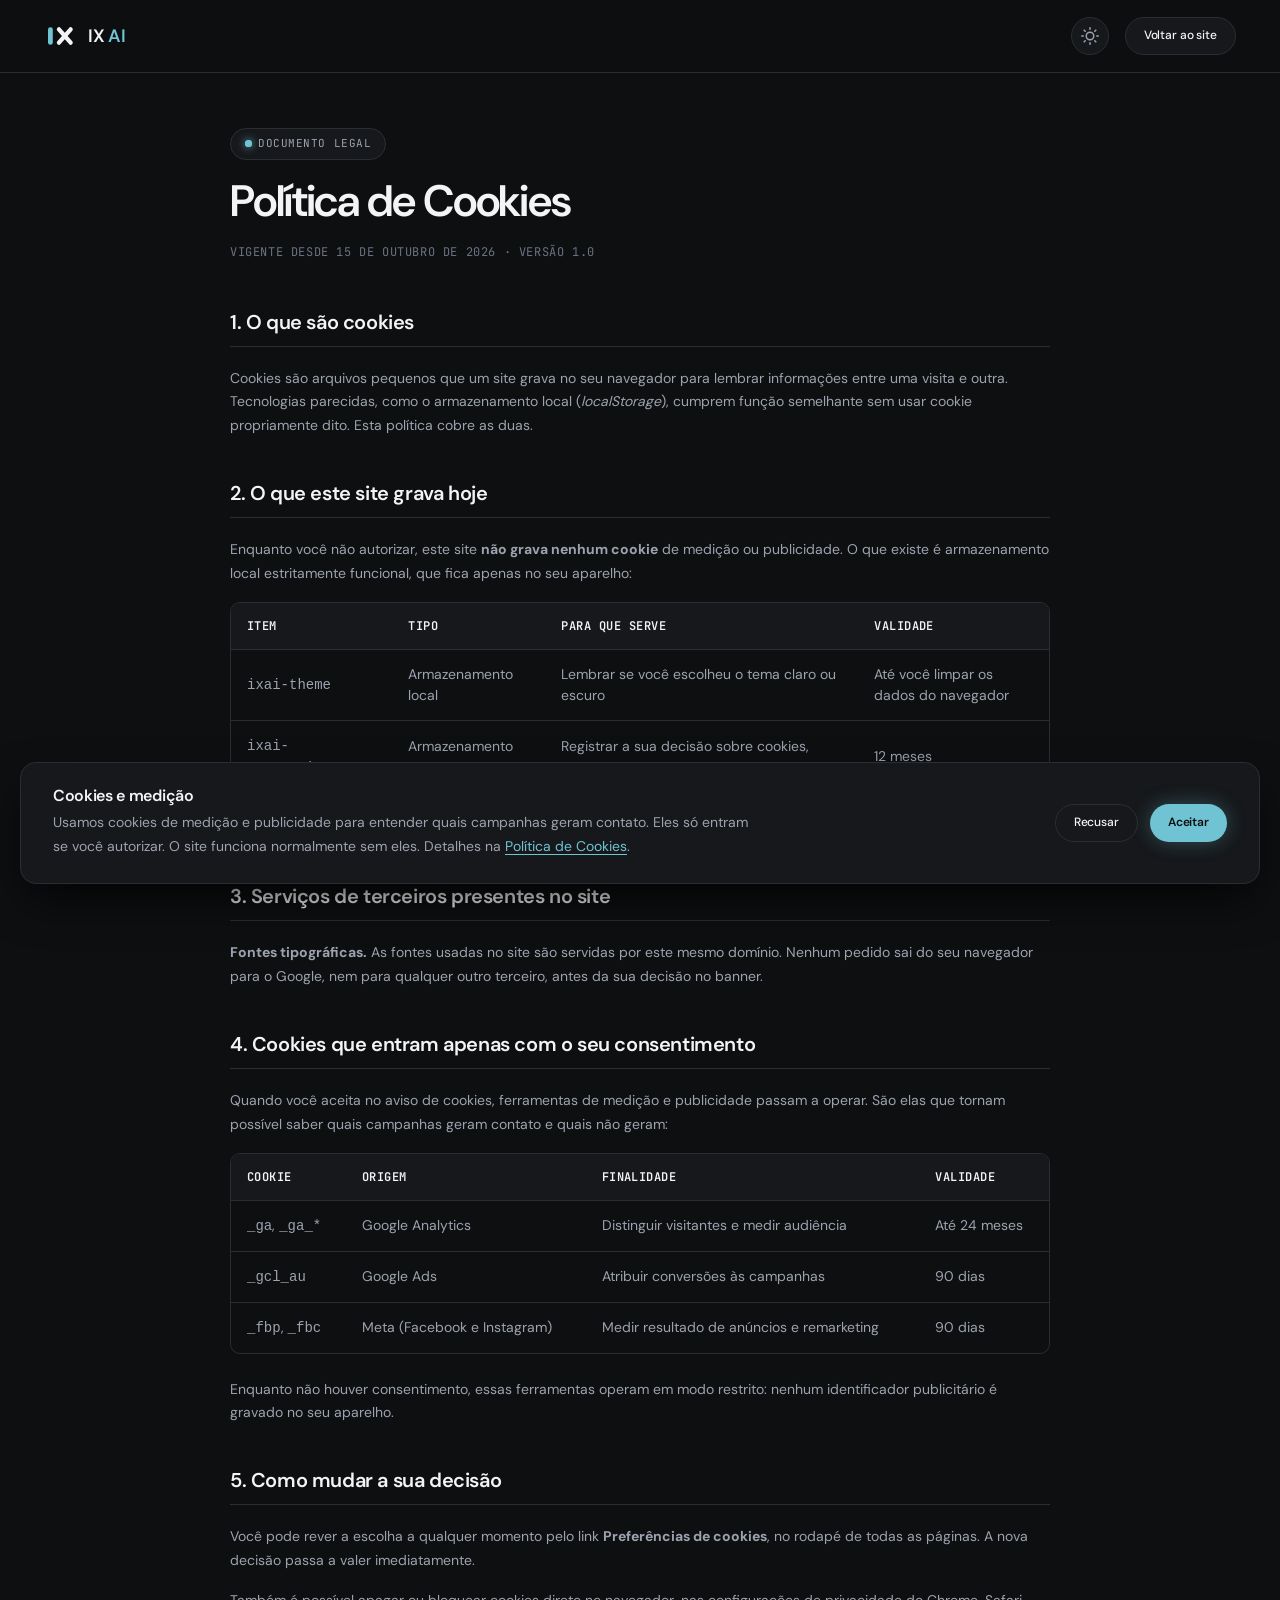
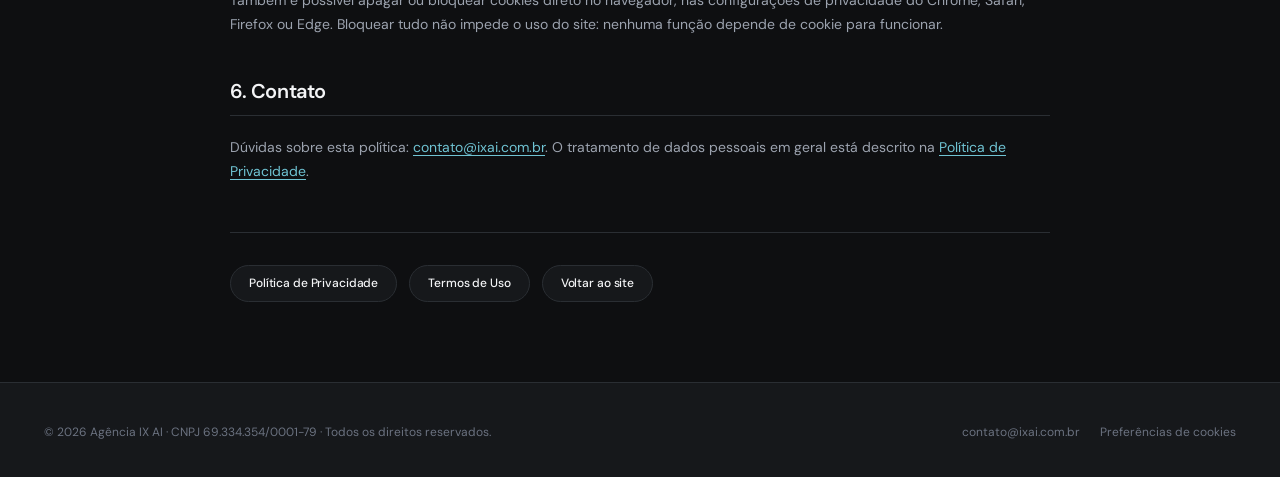
<file: politica-de-cookies.html>
<!DOCTYPE html>
<html lang="pt-BR" data-theme="dark">
<head>
  <meta charset="UTF-8">
  <meta name="viewport" content="width=device-width, initial-scale=1.0">
  <title>Política de Cookies — Agência IX AI</title>
  <meta name="description" content="O que a Agência IX AI grava no seu navegador, para que serve cada item, quais cookies entram apenas com o seu consentimento e como mudar a sua decisão.">
  <meta name="robots" content="index, follow">
  <link rel="canonical" href="https://ixai.com.br/politica-de-cookies.html">
  <meta name="theme-color" content="#0E0F11">

  <!-- Open Graph / Redes Sociais -->
  <meta property="og:type" content="article">
  <meta property="og:url" content="https://ixai.com.br/politica-de-cookies.html">
  <meta property="og:title" content="Política de Cookies — Agência IX AI">
  <meta property="og:description" content="O que a Agência IX AI grava no seu navegador, para que serve cada item, quais cookies entram apenas com o seu consentimento e como mudar a sua decisão.">
  <meta property="og:image" content="https://ixai.com.br/assets/images/og-cover.jpg">
  <meta property="og:locale" content="pt_BR">
  <meta property="og:site_name" content="Agência IX AI">
  <meta name="twitter:card" content="summary_large_image">
  <meta name="twitter:title" content="Política de Cookies — Agência IX AI">
  <meta name="twitter:description" content="O que a Agência IX AI grava no seu navegador, para que serve cada item, quais cookies entram apenas com o seu consentimento e como mudar a sua decisão.">
  <meta name="twitter:image" content="https://ixai.com.br/assets/images/og-cover.jpg">

  <link rel="icon" href="assets/images/favicon.svg" type="image/svg+xml">
  <link rel="apple-touch-icon" href="assets/images/logo.png">

  <link rel="preload" href="assets/fonts/dm-sans-latin.woff2" as="font" type="font/woff2" crossorigin>
  <link rel="preload" href="assets/fonts/jetbrains-mono-latin.woff2" as="font" type="font/woff2" crossorigin>
  <link rel="stylesheet" href="assets/css/fontes.css">

  <link rel="stylesheet" href="assets/css/variables.css">
  <link rel="stylesheet" href="assets/css/base.css">
  <link rel="stylesheet" href="assets/css/components.css">
  <link rel="stylesheet" href="assets/css/layout.css">
  <link rel="stylesheet" href="assets/css/legal.css">

  <script>document.documentElement.classList.add('js');</script>

  <!-- Consent Mode v2: nega por padrão antes de qualquer tag carregar -->
  <script>
    window.dataLayer = window.dataLayer || [];
    function gtag(){ dataLayer.push(arguments); }
    (function () {
      var decisao = null;
      try { decisao = JSON.parse(localStorage.getItem('ixai-consentimento') || 'null'); } catch (e) {}
      var estado = (decisao && decisao.estado === 'aceito') ? 'granted' : 'denied';
      gtag('consent', 'default', {
        ad_storage: estado,
        ad_user_data: estado,
        ad_personalization: estado,
        analytics_storage: estado,
        functionality_storage: 'granted',
        security_storage: 'granted'
      });
    })();
  </script>
</head>
<body>

  <header class="header-fixed" id="main-header">
    <div class="container header-inner">
      <a href="index.html" class="brand-logo-link" aria-label="Página inicial da Agência IX AI">
        <svg class="brand-monogram" viewBox="0 0 40 40" fill="none" xmlns="http://www.w3.org/2000/svg" aria-hidden="true">
          <rect x="5" y="9" width="6" height="22" rx="3" fill="#6FC3D3" />
          <path d="M18.7 11.7L33.3 28.3" stroke="#F3F4F6" stroke-width="5.4" stroke-linecap="round" />
          <path d="M33.3 11.7L18.7 28.3" stroke="#F3F4F6" stroke-width="5.4" stroke-linecap="round" />
        </svg>
        <span class="brand-text">IX <span>AI</span></span>
      </a>

      <div class="header-actions">
        <button type="button" class="theme-toggle-btn" id="theme-toggle-btn" aria-label="Alternar tema claro/escuro">
          <svg width="18" height="18" viewBox="0 0 24 24" fill="none" stroke="currentColor" stroke-width="2" stroke-linecap="round" stroke-linejoin="round" aria-hidden="true">
            <circle cx="12" cy="12" r="5"></circle>
            <line x1="12" y1="1" x2="12" y2="3"></line><line x1="12" y1="21" x2="12" y2="23"></line>
            <line x1="4.22" y1="4.22" x2="5.64" y2="5.64"></line><line x1="18.36" y1="18.36" x2="19.78" y2="19.78"></line>
            <line x1="1" y1="12" x2="3" y2="12"></line><line x1="21" y1="12" x2="23" y2="12"></line>
            <line x1="4.22" y1="19.78" x2="5.64" y2="18.36"></line><line x1="18.36" y1="5.64" x2="19.78" y2="4.22"></line>
          </svg>
        </button>

        <a href="index.html" class="btn-pill btn-pill-secondary btn-pill-sm btn-voltar">
          Voltar ao site
        </a>
      </div>
    </div>
  </header>

  <main class="legal-main">
    <div class="container">
      <div class="legal-intro">
        <div class="badge-capsule">
          <span class="status-indicator"><span class="status-dot cyan"></span> DOCUMENTO LEGAL</span>
        </div>
        <h1>Política de Cookies</h1>
        <p class="legal-meta">Vigente desde 15 de outubro de 2026 &middot; Versão 1.0</p>
      </div>

      <div class="legal-content">

        <section>
          <h2>1. O que são cookies</h2>
          <p>Cookies são arquivos pequenos que um site grava no seu navegador para lembrar informações entre uma visita e outra. Tecnologias parecidas, como o armazenamento local (<em>localStorage</em>), cumprem função semelhante sem usar cookie propriamente dito. Esta política cobre as duas.</p>
        </section>

        <section>
          <h2>2. O que este site grava hoje</h2>
          <p>Enquanto você não autorizar, este site <strong>não grava nenhum cookie</strong> de medição ou publicidade. O que existe é armazenamento local estritamente funcional, que fica apenas no seu aparelho:</p>
          <div class="legal-table-wrap">
            <table class="legal-table">
              <thead>
                <tr><th>Item</th><th>Tipo</th><th>Para que serve</th><th>Validade</th></tr>
              </thead>
              <tbody>
                <tr><td><code>ixai-theme</code></td><td>Armazenamento local</td><td>Lembrar se você escolheu o tema claro ou escuro</td><td>Até você limpar os dados do navegador</td></tr>
                <tr><td><code>ixai-consentimento</code></td><td>Armazenamento local</td><td>Registrar a sua decisão sobre cookies, para não perguntar de novo a cada visita</td><td>12 meses</td></tr>
              </tbody>
            </table>
          </div>
          <p>Nenhum dos dois identifica você, e nenhum é enviado aos nossos servidores ou a terceiros.</p>
        </section>

        <section>
          <h2>3. Serviços de terceiros presentes no site</h2>
          <p><strong>Fontes tipográficas.</strong> As fontes usadas no site são servidas por este mesmo domínio. Nenhum pedido sai do seu navegador para o Google, nem para qualquer outro terceiro, antes da sua decisão no banner.</p>
        </section>

        <section>
          <h2>4. Cookies que entram apenas com o seu consentimento</h2>
          <p>Quando você aceita no aviso de cookies, ferramentas de medição e publicidade passam a operar. São elas que tornam possível saber quais campanhas geram contato e quais não geram:</p>
          <div class="legal-table-wrap">
            <table class="legal-table">
              <thead>
                <tr><th>Cookie</th><th>Origem</th><th>Finalidade</th><th>Validade</th></tr>
              </thead>
              <tbody>
                <tr><td><code>_ga</code>, <code>_ga_*</code></td><td>Google Analytics</td><td>Distinguir visitantes e medir audiência</td><td>Até 24 meses</td></tr>
                <tr><td><code>_gcl_au</code></td><td>Google Ads</td><td>Atribuir conversões às campanhas</td><td>90 dias</td></tr>
                <tr><td><code>_fbp</code>, <code>_fbc</code></td><td>Meta (Facebook e Instagram)</td><td>Medir resultado de anúncios e remarketing</td><td>90 dias</td></tr>
              </tbody>
            </table>
          </div>
          <p>Enquanto não houver consentimento, essas ferramentas operam em modo restrito: nenhum identificador publicitário é gravado no seu aparelho.</p>
        </section>

        <section>
          <h2>5. Como mudar a sua decisão</h2>
          <p>Você pode rever a escolha a qualquer momento pelo link <strong>Preferências de cookies</strong>, no rodapé de todas as páginas. A nova decisão passa a valer imediatamente.</p>
          <p>Também é possível apagar ou bloquear cookies direto no navegador, nas configurações de privacidade do Chrome, Safari, Firefox ou Edge. Bloquear tudo não impede o uso do site: nenhuma função depende de cookie para funcionar.</p>
        </section>

        <section>
          <h2>6. Contato</h2>
          <p>Dúvidas sobre esta política: <a href="mailto:contato@ixai.com.br">contato@ixai.com.br</a>. O tratamento de dados pessoais em geral está descrito na <a href="politica-de-privacidade.html">Política de Privacidade</a>.</p>
        </section>

      </div>

      <nav class="legal-nav" aria-label="Outros documentos legais">
        <a href="politica-de-privacidade.html" class="btn-pill btn-pill-secondary btn-pill-sm">Política de Privacidade</a>
        <a href="termos-de-uso.html" class="btn-pill btn-pill-secondary btn-pill-sm">Termos de Uso</a>
        <a href="index.html" class="btn-pill btn-pill-secondary btn-pill-sm">Voltar ao site</a>
      </nav>
    </div>
  </main>

  <footer class="legal-footer">
    <div class="container legal-footer-inner">
      <div>&copy; 2026 Agência IX AI &middot; CNPJ 69.334.354/0001-79 &middot; Todos os direitos reservados.</div>
      <div class="footer-legal-links">
        <a href="mailto:contato@ixai.com.br">contato@ixai.com.br</a>
        <a href="#" data-abrir-consentimento>Preferências de cookies</a>
      </div>
    </div>
  </footer>

  <script src="assets/js/main.js" defer></script>
  <script src="assets/js/consentimento.js" defer></script>
</body>
</html>
</file>
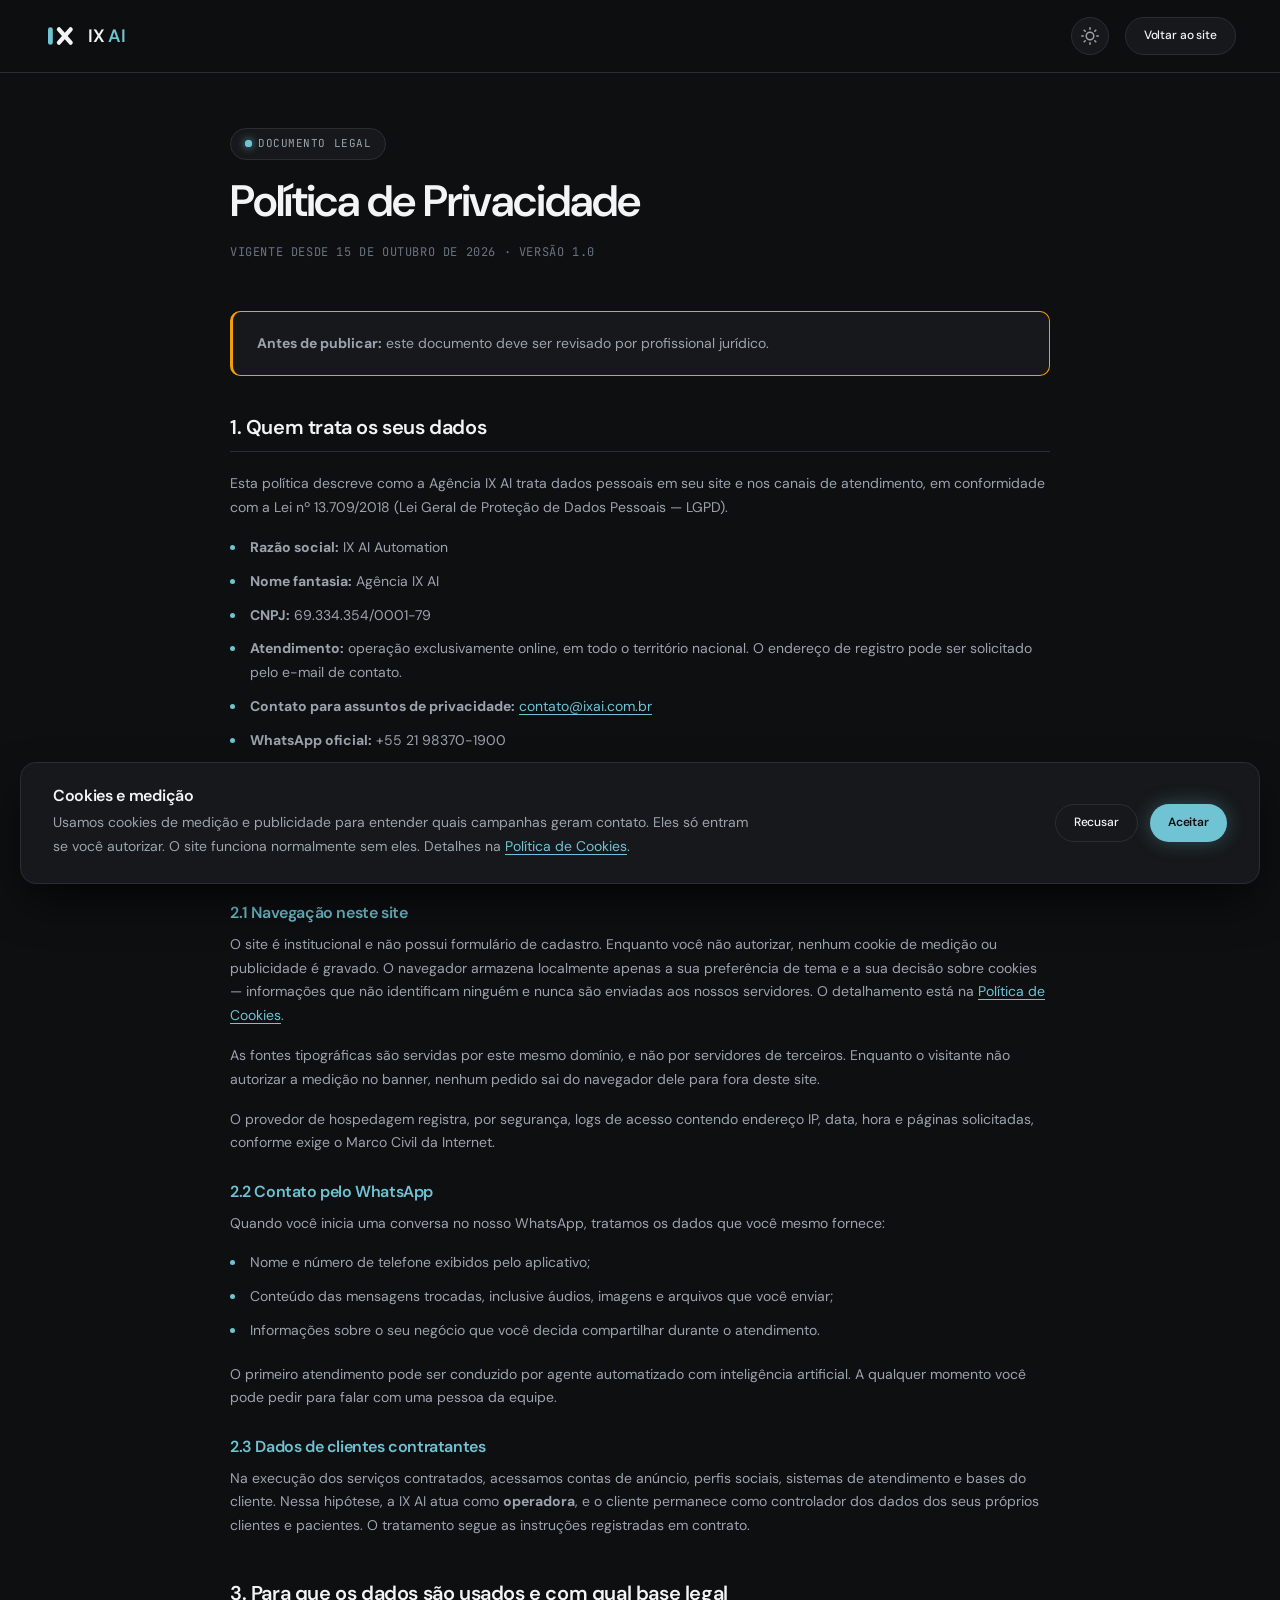
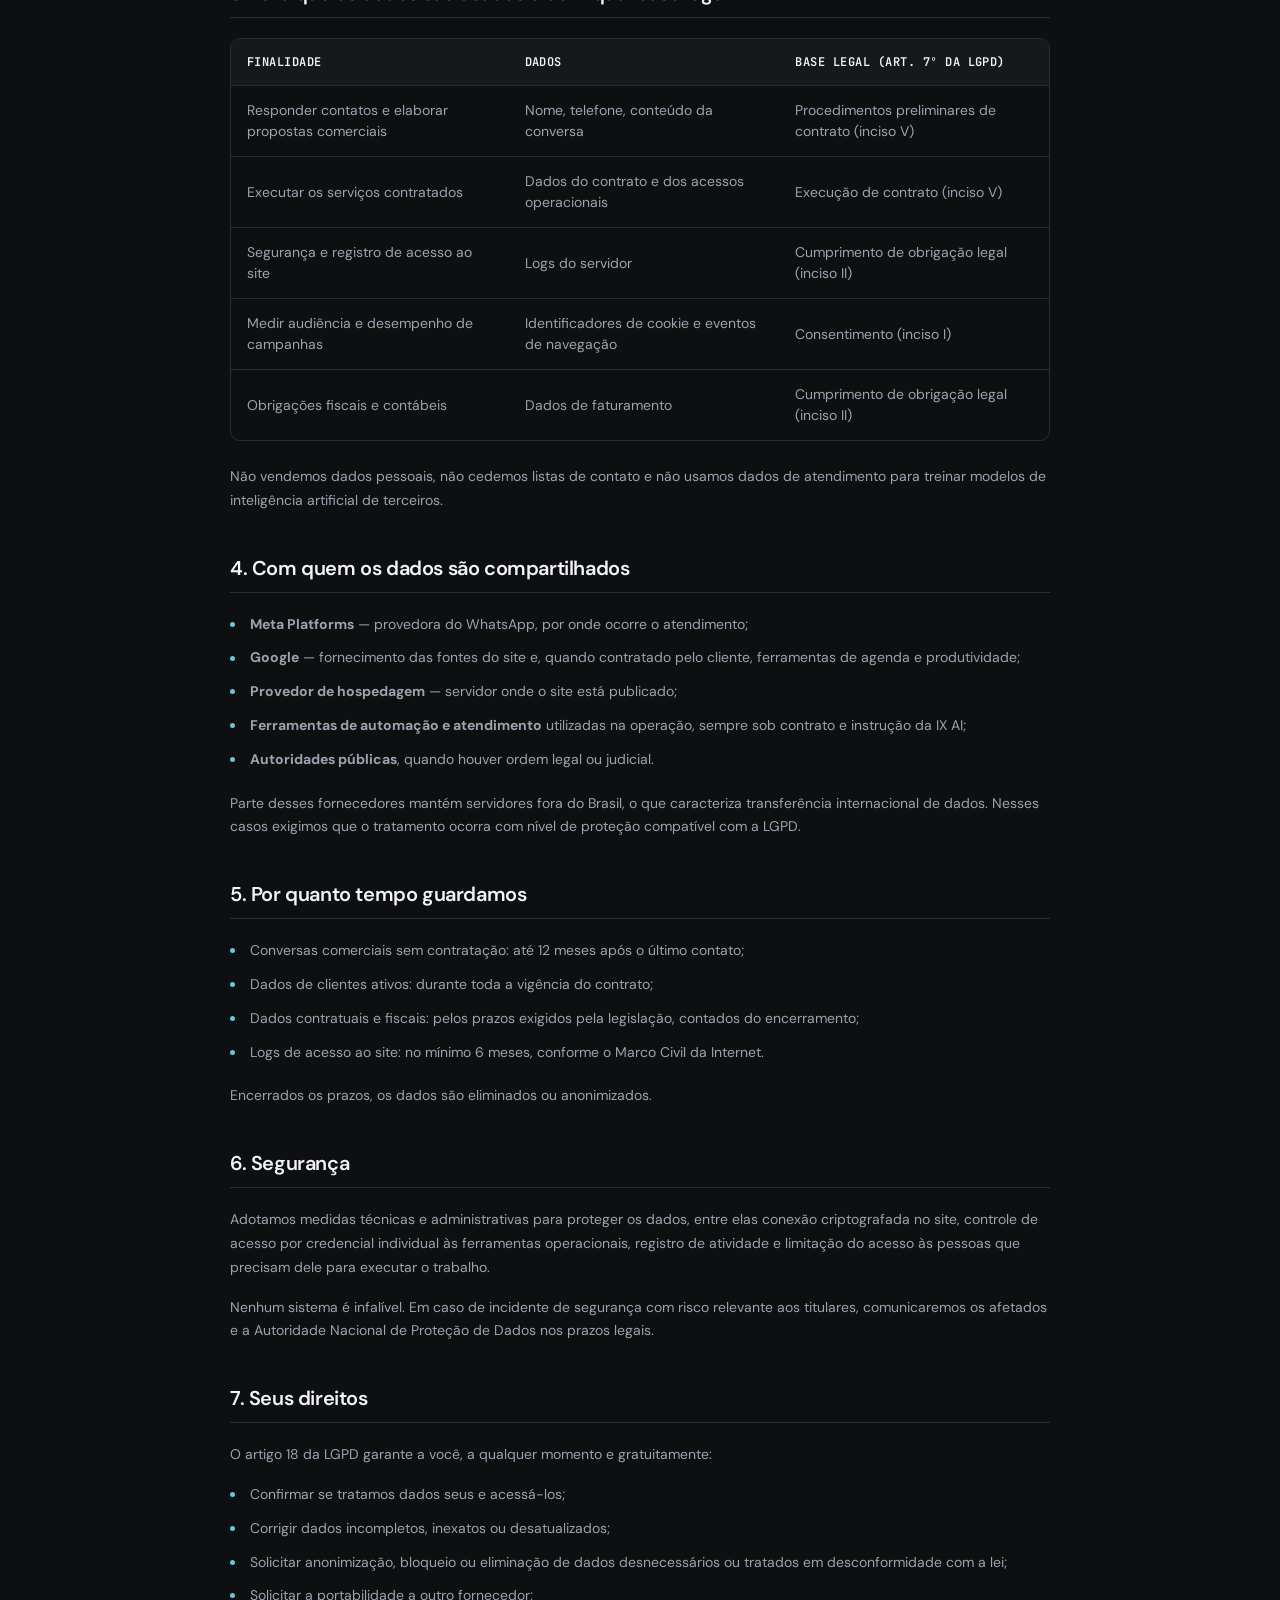
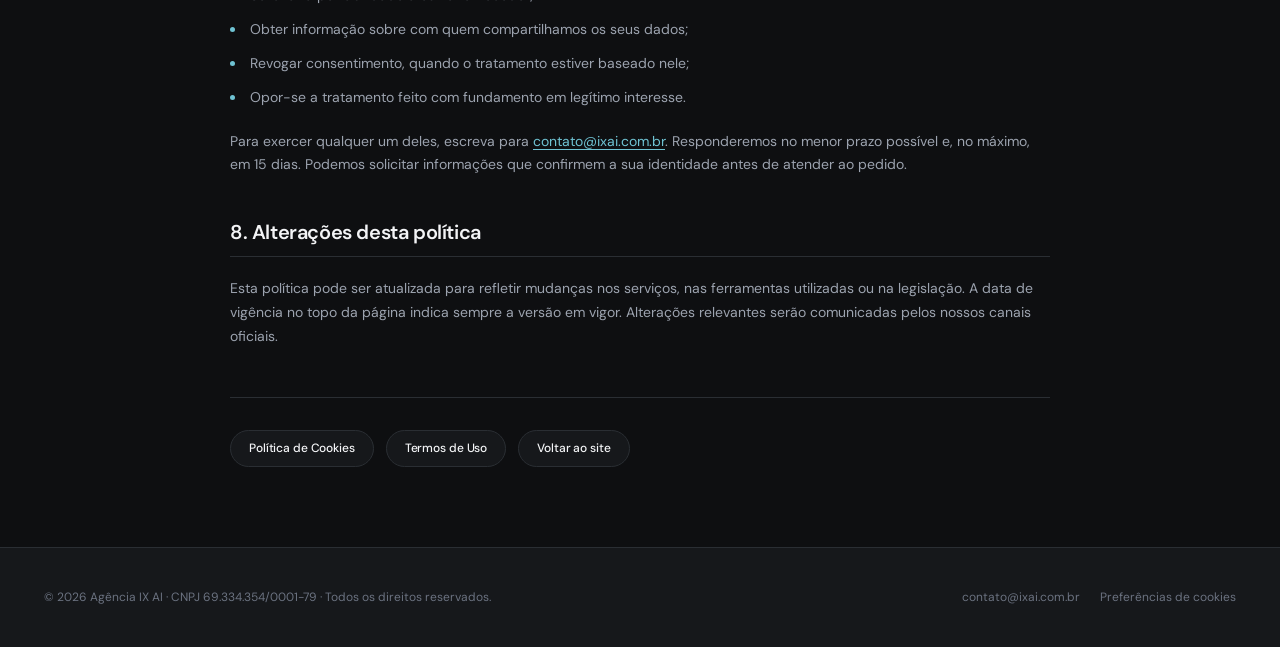
<file: politica-de-privacidade.html>
<!DOCTYPE html>
<html lang="pt-BR" data-theme="dark">
<head>
  <meta charset="UTF-8">
  <meta name="viewport" content="width=device-width, initial-scale=1.0">
  <title>Política de Privacidade — Agência IX AI</title>
  <meta name="description" content="Como a Agência IX AI trata dados pessoais: o que é coletado, por quê, com quem é compartilhado e como exercer seus direitos previstos na LGPD.">
  <meta name="robots" content="index, follow">
  <link rel="canonical" href="https://ixai.com.br/politica-de-privacidade.html">
  <meta name="theme-color" content="#0E0F11">

  <!-- Open Graph / Redes Sociais -->
  <meta property="og:type" content="article">
  <meta property="og:url" content="https://ixai.com.br/politica-de-privacidade.html">
  <meta property="og:title" content="Política de Privacidade — Agência IX AI">
  <meta property="og:description" content="Como a Agência IX AI trata dados pessoais: o que é coletado, por quê, com quem é compartilhado e como exercer seus direitos previstos na LGPD.">
  <meta property="og:image" content="https://ixai.com.br/assets/images/og-cover.jpg">
  <meta property="og:locale" content="pt_BR">
  <meta property="og:site_name" content="Agência IX AI">
  <meta name="twitter:card" content="summary_large_image">
  <meta name="twitter:title" content="Política de Privacidade — Agência IX AI">
  <meta name="twitter:description" content="Como a Agência IX AI trata dados pessoais: o que é coletado, por quê, com quem é compartilhado e como exercer seus direitos previstos na LGPD.">
  <meta name="twitter:image" content="https://ixai.com.br/assets/images/og-cover.jpg">

  <link rel="icon" href="assets/images/favicon.svg" type="image/svg+xml">
  <link rel="apple-touch-icon" href="assets/images/logo.png">

  <link rel="preload" href="assets/fonts/dm-sans-latin.woff2" as="font" type="font/woff2" crossorigin>
  <link rel="preload" href="assets/fonts/jetbrains-mono-latin.woff2" as="font" type="font/woff2" crossorigin>
  <link rel="stylesheet" href="assets/css/fontes.css">

  <link rel="stylesheet" href="assets/css/variables.css">
  <link rel="stylesheet" href="assets/css/base.css">
  <link rel="stylesheet" href="assets/css/components.css">
  <link rel="stylesheet" href="assets/css/layout.css">
  <link rel="stylesheet" href="assets/css/legal.css">

  <script>document.documentElement.classList.add('js');</script>

  <!-- Consent Mode v2: nega por padrão antes de qualquer tag carregar -->
  <script>
    window.dataLayer = window.dataLayer || [];
    function gtag(){ dataLayer.push(arguments); }
    (function () {
      var decisao = null;
      try { decisao = JSON.parse(localStorage.getItem('ixai-consentimento') || 'null'); } catch (e) {}
      var estado = (decisao && decisao.estado === 'aceito') ? 'granted' : 'denied';
      gtag('consent', 'default', {
        ad_storage: estado,
        ad_user_data: estado,
        ad_personalization: estado,
        analytics_storage: estado,
        functionality_storage: 'granted',
        security_storage: 'granted'
      });
    })();
  </script>
</head>
<body>

  <header class="header-fixed" id="main-header">
    <div class="container header-inner">
      <a href="index.html" class="brand-logo-link" aria-label="Página inicial da Agência IX AI">
        <svg class="brand-monogram" viewBox="0 0 40 40" fill="none" xmlns="http://www.w3.org/2000/svg" aria-hidden="true">
          <rect x="5" y="9" width="6" height="22" rx="3" fill="#6FC3D3" />
          <path d="M18.7 11.7L33.3 28.3" stroke="#F3F4F6" stroke-width="5.4" stroke-linecap="round" />
          <path d="M33.3 11.7L18.7 28.3" stroke="#F3F4F6" stroke-width="5.4" stroke-linecap="round" />
        </svg>
        <span class="brand-text">IX <span>AI</span></span>
      </a>

      <div class="header-actions">
        <button type="button" class="theme-toggle-btn" id="theme-toggle-btn" aria-label="Alternar tema claro/escuro">
          <svg width="18" height="18" viewBox="0 0 24 24" fill="none" stroke="currentColor" stroke-width="2" stroke-linecap="round" stroke-linejoin="round" aria-hidden="true">
            <circle cx="12" cy="12" r="5"></circle>
            <line x1="12" y1="1" x2="12" y2="3"></line><line x1="12" y1="21" x2="12" y2="23"></line>
            <line x1="4.22" y1="4.22" x2="5.64" y2="5.64"></line><line x1="18.36" y1="18.36" x2="19.78" y2="19.78"></line>
            <line x1="1" y1="12" x2="3" y2="12"></line><line x1="21" y1="12" x2="23" y2="12"></line>
            <line x1="4.22" y1="19.78" x2="5.64" y2="18.36"></line><line x1="18.36" y1="5.64" x2="19.78" y2="4.22"></line>
          </svg>
        </button>

        <a href="index.html" class="btn-pill btn-pill-secondary btn-pill-sm btn-voltar">
          Voltar ao site
        </a>
      </div>
    </div>
  </header>

  <main class="legal-main">
    <div class="container">
      <div class="legal-intro">
        <div class="badge-capsule">
          <span class="status-indicator"><span class="status-dot cyan"></span> DOCUMENTO LEGAL</span>
        </div>
        <h1>Política de Privacidade</h1>
        <p class="legal-meta">Vigente desde 15 de outubro de 2026 &middot; Versão 1.0</p>
      </div>

      <div class="legal-content">

        <div class="legal-aviso">
          <p><strong>Antes de publicar:</strong> este documento deve ser revisado por profissional jurídico.</p>
        </div>

        <section>
          <h2>1. Quem trata os seus dados</h2>
          <p>Esta política descreve como a Agência IX AI trata dados pessoais em seu site e nos canais de atendimento, em conformidade com a Lei nº 13.709/2018 (Lei Geral de Proteção de Dados Pessoais — LGPD).</p>
          <ul>
            <li><strong>Razão social:</strong> IX AI Automation</li>
            <li><strong>Nome fantasia:</strong> Agência IX AI</li>
            <li><strong>CNPJ:</strong> 69.334.354/0001-79</li>
            <li><strong>Atendimento:</strong> operação exclusivamente online, em todo o território nacional. O endereço de registro pode ser solicitado pelo e-mail de contato.</li>
            <li><strong>Contato para assuntos de privacidade:</strong> <a href="mailto:contato@ixai.com.br">contato@ixai.com.br</a></li>
            <li><strong>WhatsApp oficial:</strong> +55 21 98370-1900</li>
          </ul>
          <p>Todo pedido relacionado a dados pessoais deve ser enviado ao e-mail acima, que é o canal oficial de atendimento ao titular.</p>
        </section>

        <section>
          <h2>2. Quais dados são tratados</h2>

          <h3>2.1 Navegação neste site</h3>
          <p>O site é institucional e não possui formulário de cadastro. Enquanto você não autorizar, nenhum cookie de medição ou publicidade é gravado. O navegador armazena localmente apenas a sua preferência de tema e a sua decisão sobre cookies — informações que não identificam ninguém e nunca são enviadas aos nossos servidores. O detalhamento está na <a href="politica-de-cookies.html">Política de Cookies</a>.</p>
          <p>As fontes tipográficas são servidas por este mesmo domínio, e não por servidores de terceiros. Enquanto o visitante não autorizar a medição no banner, nenhum pedido sai do navegador dele para fora deste site.</p>
          <p>O provedor de hospedagem registra, por segurança, logs de acesso contendo endereço IP, data, hora e páginas solicitadas, conforme exige o Marco Civil da Internet.</p>

          <h3>2.2 Contato pelo WhatsApp</h3>
          <p>Quando você inicia uma conversa no nosso WhatsApp, tratamos os dados que você mesmo fornece:</p>
          <ul>
            <li>Nome e número de telefone exibidos pelo aplicativo;</li>
            <li>Conteúdo das mensagens trocadas, inclusive áudios, imagens e arquivos que você enviar;</li>
            <li>Informações sobre o seu negócio que você decida compartilhar durante o atendimento.</li>
          </ul>
          <p>O primeiro atendimento pode ser conduzido por agente automatizado com inteligência artificial. A qualquer momento você pode pedir para falar com uma pessoa da equipe.</p>

          <h3>2.3 Dados de clientes contratantes</h3>
          <p>Na execução dos serviços contratados, acessamos contas de anúncio, perfis sociais, sistemas de atendimento e bases do cliente. Nessa hipótese, a IX AI atua como <strong>operadora</strong>, e o cliente permanece como controlador dos dados dos seus próprios clientes e pacientes. O tratamento segue as instruções registradas em contrato.</p>
        </section>

        <section>
          <h2>3. Para que os dados são usados e com qual base legal</h2>
          <div class="legal-table-wrap">
            <table class="legal-table">
              <thead>
                <tr><th>Finalidade</th><th>Dados</th><th>Base legal (art. 7º da LGPD)</th></tr>
              </thead>
              <tbody>
                <tr><td>Responder contatos e elaborar propostas comerciais</td><td>Nome, telefone, conteúdo da conversa</td><td>Procedimentos preliminares de contrato (inciso V)</td></tr>
                <tr><td>Executar os serviços contratados</td><td>Dados do contrato e dos acessos operacionais</td><td>Execução de contrato (inciso V)</td></tr>
                <tr><td>Segurança e registro de acesso ao site</td><td>Logs do servidor</td><td>Cumprimento de obrigação legal (inciso II)</td></tr>
                <tr><td>Medir audiência e desempenho de campanhas</td><td>Identificadores de cookie e eventos de navegação</td><td>Consentimento (inciso I)</td></tr>
                <tr><td>Obrigações fiscais e contábeis</td><td>Dados de faturamento</td><td>Cumprimento de obrigação legal (inciso II)</td></tr>
              </tbody>
            </table>
          </div>
          <p>Não vendemos dados pessoais, não cedemos listas de contato e não usamos dados de atendimento para treinar modelos de inteligência artificial de terceiros.</p>
        </section>

        <section>
          <h2>4. Com quem os dados são compartilhados</h2>
          <ul>
            <li><strong>Meta Platforms</strong> — provedora do WhatsApp, por onde ocorre o atendimento;</li>
            <li><strong>Google</strong> — fornecimento das fontes do site e, quando contratado pelo cliente, ferramentas de agenda e produtividade;</li>
            <li><strong>Provedor de hospedagem</strong> — servidor onde o site está publicado;</li>
            <li><strong>Ferramentas de automação e atendimento</strong> utilizadas na operação, sempre sob contrato e instrução da IX AI;</li>
            <li><strong>Autoridades públicas</strong>, quando houver ordem legal ou judicial.</li>
          </ul>
          <p>Parte desses fornecedores mantém servidores fora do Brasil, o que caracteriza transferência internacional de dados. Nesses casos exigimos que o tratamento ocorra com nível de proteção compatível com a LGPD.</p>
        </section>

        <section>
          <h2>5. Por quanto tempo guardamos</h2>
          <ul>
            <li>Conversas comerciais sem contratação: até 12 meses após o último contato;</li>
            <li>Dados de clientes ativos: durante toda a vigência do contrato;</li>
            <li>Dados contratuais e fiscais: pelos prazos exigidos pela legislação, contados do encerramento;</li>
            <li>Logs de acesso ao site: no mínimo 6 meses, conforme o Marco Civil da Internet.</li>
          </ul>
          <p>Encerrados os prazos, os dados são eliminados ou anonimizados.</p>
        </section>

        <section>
          <h2>6. Segurança</h2>
          <p>Adotamos medidas técnicas e administrativas para proteger os dados, entre elas conexão criptografada no site, controle de acesso por credencial individual às ferramentas operacionais, registro de atividade e limitação do acesso às pessoas que precisam dele para executar o trabalho.</p>
          <p>Nenhum sistema é infalível. Em caso de incidente de segurança com risco relevante aos titulares, comunicaremos os afetados e a Autoridade Nacional de Proteção de Dados nos prazos legais.</p>
        </section>

        <section>
          <h2>7. Seus direitos</h2>
          <p>O artigo 18 da LGPD garante a você, a qualquer momento e gratuitamente:</p>
          <ul>
            <li>Confirmar se tratamos dados seus e acessá-los;</li>
            <li>Corrigir dados incompletos, inexatos ou desatualizados;</li>
            <li>Solicitar anonimização, bloqueio ou eliminação de dados desnecessários ou tratados em desconformidade com a lei;</li>
            <li>Solicitar a portabilidade a outro fornecedor;</li>
            <li>Obter informação sobre com quem compartilhamos os seus dados;</li>
            <li>Revogar consentimento, quando o tratamento estiver baseado nele;</li>
            <li>Opor-se a tratamento feito com fundamento em legítimo interesse.</li>
          </ul>
          <p>Para exercer qualquer um deles, escreva para <a href="mailto:contato@ixai.com.br">contato@ixai.com.br</a>. Responderemos no menor prazo possível e, no máximo, em 15 dias. Podemos solicitar informações que confirmem a sua identidade antes de atender ao pedido.</p>
        </section>

        <section>
          <h2>8. Alterações desta política</h2>
          <p>Esta política pode ser atualizada para refletir mudanças nos serviços, nas ferramentas utilizadas ou na legislação. A data de vigência no topo da página indica sempre a versão em vigor. Alterações relevantes serão comunicadas pelos nossos canais oficiais.</p>
        </section>

      </div>

      <nav class="legal-nav" aria-label="Outros documentos legais">
        <a href="politica-de-cookies.html" class="btn-pill btn-pill-secondary btn-pill-sm">Política de Cookies</a>
        <a href="termos-de-uso.html" class="btn-pill btn-pill-secondary btn-pill-sm">Termos de Uso</a>
        <a href="index.html" class="btn-pill btn-pill-secondary btn-pill-sm">Voltar ao site</a>
      </nav>
    </div>
  </main>

  <footer class="legal-footer">
    <div class="container legal-footer-inner">
      <div>&copy; 2026 Agência IX AI &middot; CNPJ 69.334.354/0001-79 &middot; Todos os direitos reservados.</div>
      <div class="footer-legal-links">
        <a href="mailto:contato@ixai.com.br">contato@ixai.com.br</a>
        <a href="#" data-abrir-consentimento>Preferências de cookies</a>
      </div>
    </div>
  </footer>

  <script src="assets/js/main.js" defer></script>
  <script src="assets/js/consentimento.js" defer></script>
</body>
</html>
</file>
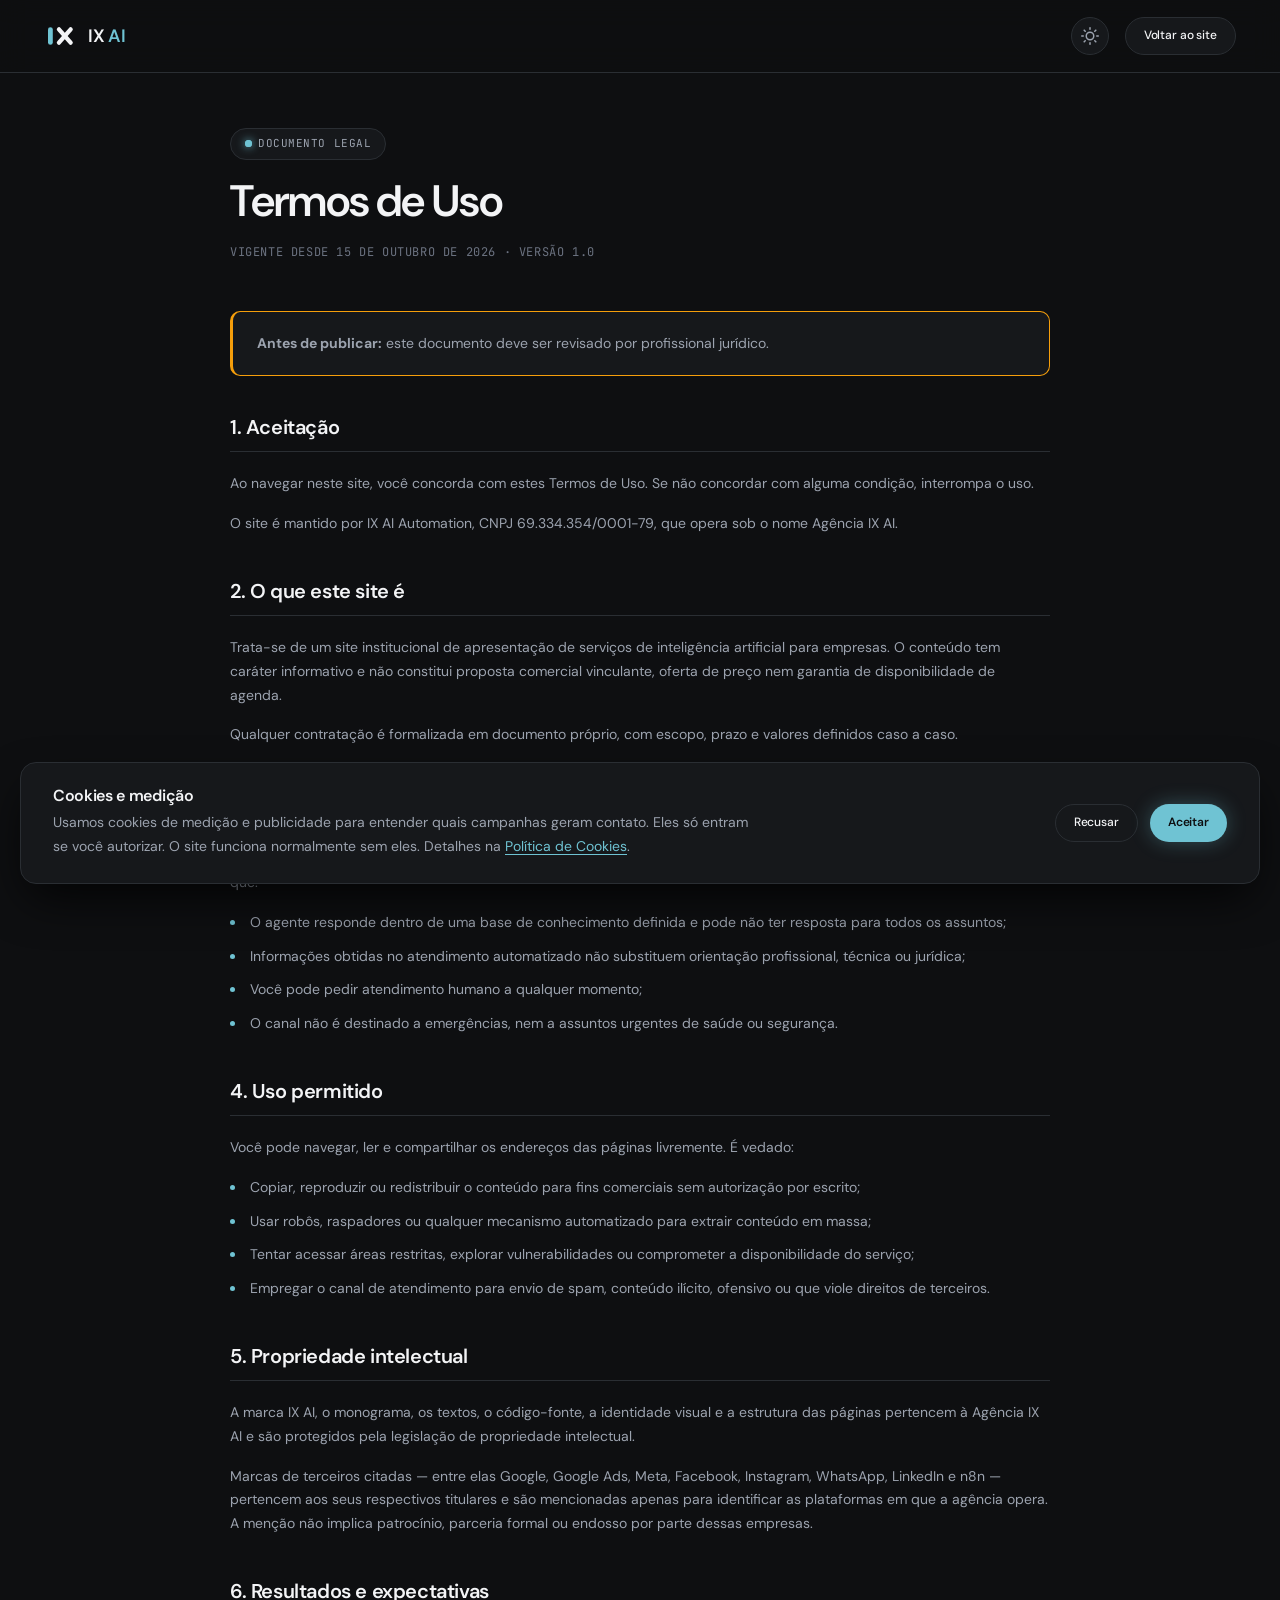
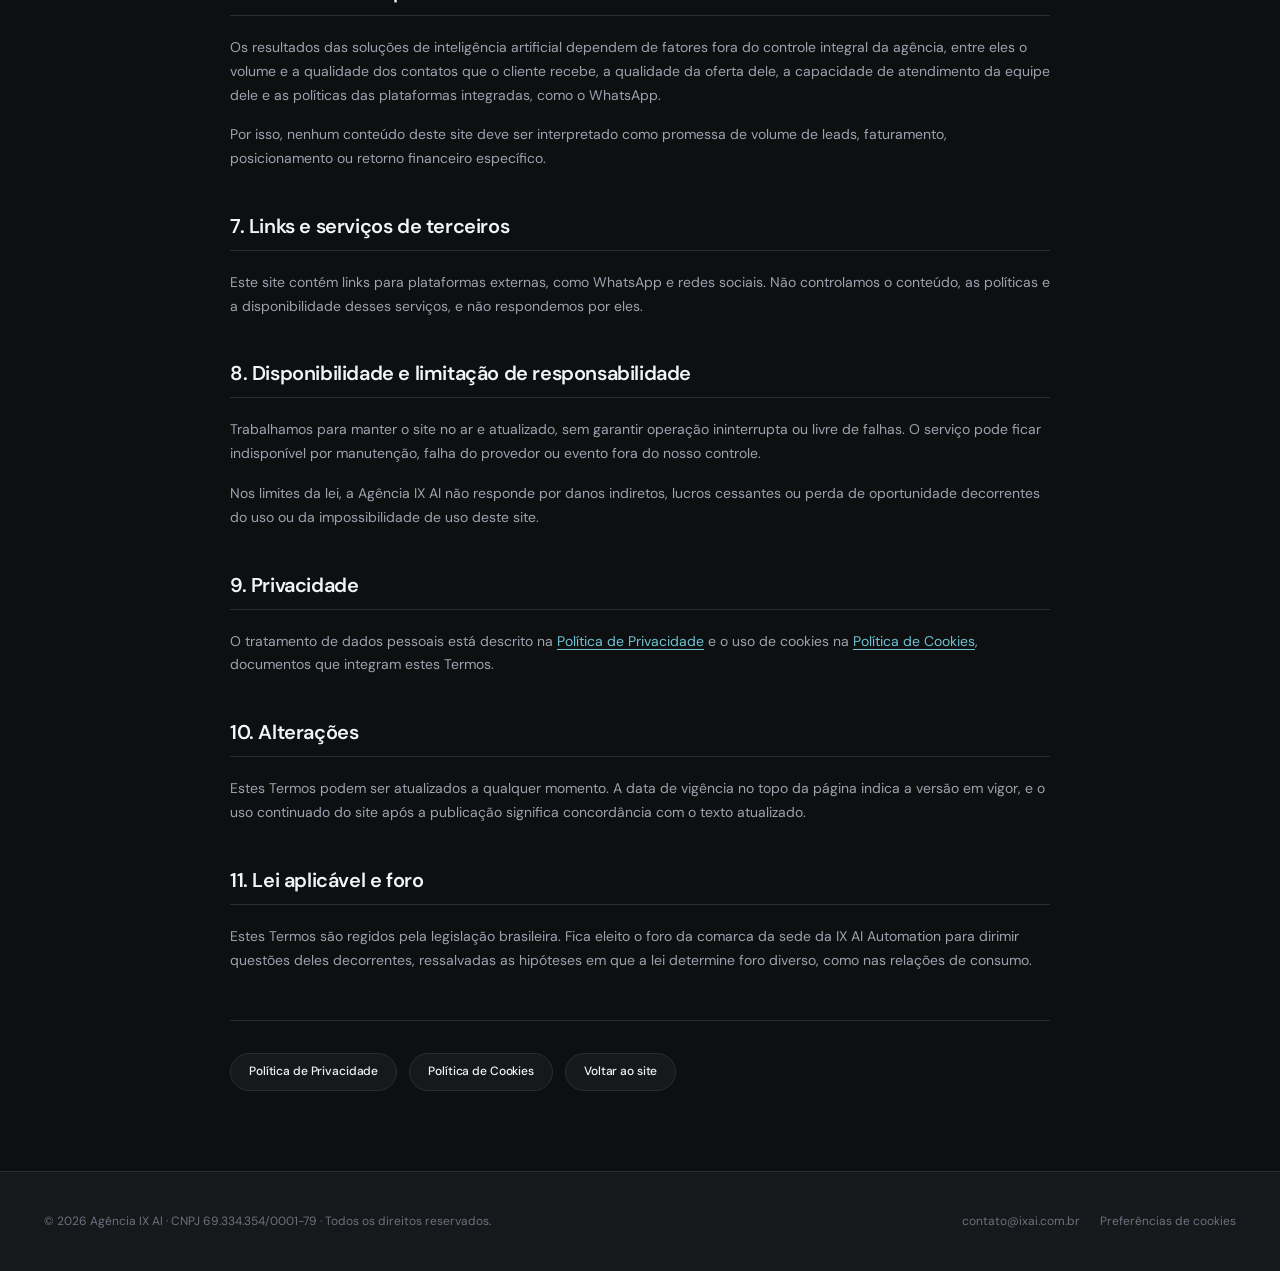
<file: termos-de-uso.html>
<!DOCTYPE html>
<html lang="pt-BR" data-theme="dark">
<head>
  <meta charset="UTF-8">
  <meta name="viewport" content="width=device-width, initial-scale=1.0">
  <title>Termos de Uso — Agência IX AI</title>
  <meta name="description" content="Condições de uso do site da Agência IX AI: natureza do conteúdo, atendimento automatizado por IA, propriedade intelectual e limites de responsabilidade.">
  <meta name="robots" content="index, follow">
  <link rel="canonical" href="https://ixai.com.br/termos-de-uso.html">
  <meta name="theme-color" content="#0E0F11">

  <!-- Open Graph / Redes Sociais -->
  <meta property="og:type" content="article">
  <meta property="og:url" content="https://ixai.com.br/termos-de-uso.html">
  <meta property="og:title" content="Termos de Uso — Agência IX AI">
  <meta property="og:description" content="Condições de uso do site da Agência IX AI: natureza do conteúdo, atendimento automatizado por IA, propriedade intelectual e limites de responsabilidade.">
  <meta property="og:image" content="https://ixai.com.br/assets/images/og-cover.jpg">
  <meta property="og:locale" content="pt_BR">
  <meta property="og:site_name" content="Agência IX AI">
  <meta name="twitter:card" content="summary_large_image">
  <meta name="twitter:title" content="Termos de Uso — Agência IX AI">
  <meta name="twitter:description" content="Condições de uso do site da Agência IX AI: natureza do conteúdo, atendimento automatizado por IA, propriedade intelectual e limites de responsabilidade.">
  <meta name="twitter:image" content="https://ixai.com.br/assets/images/og-cover.jpg">

  <link rel="icon" href="assets/images/favicon.svg" type="image/svg+xml">
  <link rel="apple-touch-icon" href="assets/images/logo.png">

  <link rel="preload" href="assets/fonts/dm-sans-latin.woff2" as="font" type="font/woff2" crossorigin>
  <link rel="preload" href="assets/fonts/jetbrains-mono-latin.woff2" as="font" type="font/woff2" crossorigin>
  <link rel="stylesheet" href="assets/css/fontes.css">

  <link rel="stylesheet" href="assets/css/variables.css">
  <link rel="stylesheet" href="assets/css/base.css">
  <link rel="stylesheet" href="assets/css/components.css">
  <link rel="stylesheet" href="assets/css/layout.css">
  <link rel="stylesheet" href="assets/css/legal.css">

  <script>document.documentElement.classList.add('js');</script>

  <!-- Consent Mode v2: nega por padrão antes de qualquer tag carregar -->
  <script>
    window.dataLayer = window.dataLayer || [];
    function gtag(){ dataLayer.push(arguments); }
    (function () {
      var decisao = null;
      try { decisao = JSON.parse(localStorage.getItem('ixai-consentimento') || 'null'); } catch (e) {}
      var estado = (decisao && decisao.estado === 'aceito') ? 'granted' : 'denied';
      gtag('consent', 'default', {
        ad_storage: estado,
        ad_user_data: estado,
        ad_personalization: estado,
        analytics_storage: estado,
        functionality_storage: 'granted',
        security_storage: 'granted'
      });
    })();
  </script>
</head>
<body>

  <header class="header-fixed" id="main-header">
    <div class="container header-inner">
      <a href="index.html" class="brand-logo-link" aria-label="Página inicial da Agência IX AI">
        <svg class="brand-monogram" viewBox="0 0 40 40" fill="none" xmlns="http://www.w3.org/2000/svg" aria-hidden="true">
          <rect x="5" y="9" width="6" height="22" rx="3" fill="#6FC3D3" />
          <path d="M18.7 11.7L33.3 28.3" stroke="#F3F4F6" stroke-width="5.4" stroke-linecap="round" />
          <path d="M33.3 11.7L18.7 28.3" stroke="#F3F4F6" stroke-width="5.4" stroke-linecap="round" />
        </svg>
        <span class="brand-text">IX <span>AI</span></span>
      </a>

      <div class="header-actions">
        <button type="button" class="theme-toggle-btn" id="theme-toggle-btn" aria-label="Alternar tema claro/escuro">
          <svg width="18" height="18" viewBox="0 0 24 24" fill="none" stroke="currentColor" stroke-width="2" stroke-linecap="round" stroke-linejoin="round" aria-hidden="true">
            <circle cx="12" cy="12" r="5"></circle>
            <line x1="12" y1="1" x2="12" y2="3"></line><line x1="12" y1="21" x2="12" y2="23"></line>
            <line x1="4.22" y1="4.22" x2="5.64" y2="5.64"></line><line x1="18.36" y1="18.36" x2="19.78" y2="19.78"></line>
            <line x1="1" y1="12" x2="3" y2="12"></line><line x1="21" y1="12" x2="23" y2="12"></line>
            <line x1="4.22" y1="19.78" x2="5.64" y2="18.36"></line><line x1="18.36" y1="5.64" x2="19.78" y2="4.22"></line>
          </svg>
        </button>

        <a href="index.html" class="btn-pill btn-pill-secondary btn-pill-sm btn-voltar">
          Voltar ao site
        </a>
      </div>
    </div>
  </header>

  <main class="legal-main">
    <div class="container">
      <div class="legal-intro">
        <div class="badge-capsule">
          <span class="status-indicator"><span class="status-dot cyan"></span> DOCUMENTO LEGAL</span>
        </div>
        <h1>Termos de Uso</h1>
        <p class="legal-meta">Vigente desde 15 de outubro de 2026 &middot; Versão 1.0</p>
      </div>

      <div class="legal-content">

        <div class="legal-aviso">
          <p><strong>Antes de publicar:</strong> este documento deve ser revisado por profissional jurídico.</p>
        </div>

        <section>
          <h2>1. Aceitação</h2>
          <p>Ao navegar neste site, você concorda com estes Termos de Uso. Se não concordar com alguma condição, interrompa o uso.</p>
          <p>O site é mantido por IX AI Automation, CNPJ 69.334.354/0001-79, que opera sob o nome Agência IX AI.</p>
        </section>

        <section>
          <h2>2. O que este site é</h2>
          <p>Trata-se de um site institucional de apresentação de serviços de inteligência artificial para empresas. O conteúdo tem caráter informativo e não constitui proposta comercial vinculante, oferta de preço nem garantia de disponibilidade de agenda.</p>
          <p>Qualquer contratação é formalizada em documento próprio, com escopo, prazo e valores definidos caso a caso.</p>
        </section>

        <section>
          <h2>3. Atendimento por agente de inteligência artificial</h2>
          <p>O atendimento inicial pelo WhatsApp pode ser conduzido por agente automatizado. Ao iniciar a conversa, você reconhece que:</p>
          <ul>
            <li>O agente responde dentro de uma base de conhecimento definida e pode não ter resposta para todos os assuntos;</li>
            <li>Informações obtidas no atendimento automatizado não substituem orientação profissional, técnica ou jurídica;</li>
            <li>Você pode pedir atendimento humano a qualquer momento;</li>
            <li>O canal não é destinado a emergências, nem a assuntos urgentes de saúde ou segurança.</li>
          </ul>
        </section>

        <section>
          <h2>4. Uso permitido</h2>
          <p>Você pode navegar, ler e compartilhar os endereços das páginas livremente. É vedado:</p>
          <ul>
            <li>Copiar, reproduzir ou redistribuir o conteúdo para fins comerciais sem autorização por escrito;</li>
            <li>Usar robôs, raspadores ou qualquer mecanismo automatizado para extrair conteúdo em massa;</li>
            <li>Tentar acessar áreas restritas, explorar vulnerabilidades ou comprometer a disponibilidade do serviço;</li>
            <li>Empregar o canal de atendimento para envio de spam, conteúdo ilícito, ofensivo ou que viole direitos de terceiros.</li>
          </ul>
        </section>

        <section>
          <h2>5. Propriedade intelectual</h2>
          <p>A marca IX AI, o monograma, os textos, o código-fonte, a identidade visual e a estrutura das páginas pertencem à Agência IX AI e são protegidos pela legislação de propriedade intelectual.</p>
          <p>Marcas de terceiros citadas — entre elas Google, Google Ads, Meta, Facebook, Instagram, WhatsApp, LinkedIn e n8n — pertencem aos seus respectivos titulares e são mencionadas apenas para identificar as plataformas em que a agência opera. A menção não implica patrocínio, parceria formal ou endosso por parte dessas empresas.</p>
        </section>

        <section>
          <h2>6. Resultados e expectativas</h2>
          <p>Os resultados das soluções de inteligência artificial dependem de fatores fora do controle integral da agência, entre eles o volume e a qualidade dos contatos que o cliente recebe, a qualidade da oferta dele, a capacidade de atendimento da equipe dele e as políticas das plataformas integradas, como o WhatsApp.</p>
          <p>Por isso, nenhum conteúdo deste site deve ser interpretado como promessa de volume de leads, faturamento, posicionamento ou retorno financeiro específico.</p>
        </section>

        <section>
          <h2>7. Links e serviços de terceiros</h2>
          <p>Este site contém links para plataformas externas, como WhatsApp e redes sociais. Não controlamos o conteúdo, as políticas e a disponibilidade desses serviços, e não respondemos por eles.</p>
        </section>

        <section>
          <h2>8. Disponibilidade e limitação de responsabilidade</h2>
          <p>Trabalhamos para manter o site no ar e atualizado, sem garantir operação ininterrupta ou livre de falhas. O serviço pode ficar indisponível por manutenção, falha do provedor ou evento fora do nosso controle.</p>
          <p>Nos limites da lei, a Agência IX AI não responde por danos indiretos, lucros cessantes ou perda de oportunidade decorrentes do uso ou da impossibilidade de uso deste site.</p>
        </section>

        <section>
          <h2>9. Privacidade</h2>
          <p>O tratamento de dados pessoais está descrito na <a href="politica-de-privacidade.html">Política de Privacidade</a> e o uso de cookies na <a href="politica-de-cookies.html">Política de Cookies</a>, documentos que integram estes Termos.</p>
        </section>

        <section>
          <h2>10. Alterações</h2>
          <p>Estes Termos podem ser atualizados a qualquer momento. A data de vigência no topo da página indica a versão em vigor, e o uso continuado do site após a publicação significa concordância com o texto atualizado.</p>
        </section>

        <section>
          <h2>11. Lei aplicável e foro</h2>
          <p>Estes Termos são regidos pela legislação brasileira. Fica eleito o foro da comarca da sede da IX AI Automation para dirimir questões deles decorrentes, ressalvadas as hipóteses em que a lei determine foro diverso, como nas relações de consumo.</p>
        </section>

      </div>

      <nav class="legal-nav" aria-label="Outros documentos legais">
        <a href="politica-de-privacidade.html" class="btn-pill btn-pill-secondary btn-pill-sm">Política de Privacidade</a>
        <a href="politica-de-cookies.html" class="btn-pill btn-pill-secondary btn-pill-sm">Política de Cookies</a>
        <a href="index.html" class="btn-pill btn-pill-secondary btn-pill-sm">Voltar ao site</a>
      </nav>
    </div>
  </main>

  <footer class="legal-footer">
    <div class="container legal-footer-inner">
      <div>&copy; 2026 Agência IX AI &middot; CNPJ 69.334.354/0001-79 &middot; Todos os direitos reservados.</div>
      <div class="footer-legal-links">
        <a href="mailto:contato@ixai.com.br">contato@ixai.com.br</a>
        <a href="#" data-abrir-consentimento>Preferências de cookies</a>
      </div>
    </div>
  </footer>

  <script src="assets/js/main.js" defer></script>
  <script src="assets/js/consentimento.js" defer></script>
</body>
</html>
</file>
<file: assets/css/fontes.css>
/* ==========================================================================
   AGÊNCIA IX AI — Fontes hospedadas no próprio site
   --------------------------------------------------------------------------
   Antes a DM Sans e a JetBrains Mono vinham de fonts.googleapis.com, o que
   mandava o IP do visitante para o Google antes de ele decidir qualquer coisa
   no banner de cookies. Agora os arquivos moram em assets/fonts.
   São fontes variáveis: um arquivo cobre todos os pesos da faixa.
   ========================================================================== */

/* DM Sans — latim estendido */
@font-face {
  font-family: 'DM Sans';
  font-style: normal;
  font-weight: 400 700;
  font-display: swap;
  src: url('../fonts/dm-sans-latin-ext.woff2') format('woff2');
  unicode-range: U+0100-02BA, U+02BD-02C5, U+02C7-02CC, U+02CE-02D7, U+02DD-02FF, U+0304, U+0308, U+0329, U+1D00-1DBF, U+1E00-1E9F, U+1EF2-1EFF, U+2020, U+20A0-20AB, U+20AD-20C4, U+2113, U+2C60-2C7F, U+A720-A7FF;
}

/* DM Sans — latim (é o que o português usa) */
@font-face {
  font-family: 'DM Sans';
  font-style: normal;
  font-weight: 400 700;
  font-display: swap;
  src: url('../fonts/dm-sans-latin.woff2') format('woff2');
  unicode-range: U+0000-00FF, U+0131, U+0152-0153, U+02BB-02BC, U+02C6, U+02DA, U+02DC, U+0304, U+0308, U+0329, U+2000-206F, U+20AC, U+2122, U+2191, U+2193, U+2212, U+2215, U+FEFF, U+FFFD;
}

/* JetBrains Mono — latim estendido */
@font-face {
  font-family: 'JetBrains Mono';
  font-style: normal;
  font-weight: 400 600;
  font-display: swap;
  src: url('../fonts/jetbrains-mono-latin-ext.woff2') format('woff2');
  unicode-range: U+0100-02BA, U+02BD-02C5, U+02C7-02CC, U+02CE-02D7, U+02DD-02FF, U+0304, U+0308, U+0329, U+1D00-1DBF, U+1E00-1E9F, U+1EF2-1EFF, U+2020, U+20A0-20AB, U+20AD-20C4, U+2113, U+2C60-2C7F, U+A720-A7FF;
}

/* JetBrains Mono — latim */
@font-face {
  font-family: 'JetBrains Mono';
  font-style: normal;
  font-weight: 400 600;
  font-display: swap;
  src: url('../fonts/jetbrains-mono-latin.woff2') format('woff2');
  unicode-range: U+0000-00FF, U+0131, U+0152-0153, U+02BB-02BC, U+02C6, U+02DA, U+02DC, U+0304, U+0308, U+0329, U+2000-206F, U+20AC, U+2122, U+2191, U+2193, U+2212, U+2215, U+FEFF, U+FFFD;
}
</file>
<file: assets/css/variables.css>
/**
 * AGÊNCIA IX AI — DESIGN TOKENS & VARIÁVEIS GLOBAIS
 * Versão: 1.0.0
 * Referência Visual: tess.im (Awwwards Level) / Dark Luxury Control Center
 */

:root {
  /* ==========================================================================
     PALETA DE CORES — TEMA ESCURO (PADRÃO: CENTRO DE COMANDO)
     ========================================================================== */
  --bg-primary: #0E0F11;              /* Fundo principal ultra profundo */
  --bg-surface-1: #16181B;            /* Camada 1: Cards e painéis principais */
  --bg-surface-2: #1E2126;            /* Camada 2: Elementos internos e hovers */
  --bg-surface-elevated: #242830;     /* Superfícies destacadas e modais */
  --bg-glass: rgba(14, 15, 17, 0.82); /* Vidro translúcido para header fixo */
  --bg-glass-card: rgba(22, 24, 27, 0.65); /* Fundo translúcido para cards com backdrop */

  /* Linhas e Contornos Técnicos */
  --border-subtle: #2A2E33;           /* Borda padrão de precisão de 1px */
  --border-focus: #3D434B;            /* Borda em estado de foco ou destaque */
  --border-glow: rgba(111, 195, 211, 0.45); /* Borda com brilho ciano */

  /* Acentos de Tecnologia & IA */
  --accent-cyan: #6FC3D3;             /* Ciano-água vibrante (IA, Agentes, Destaques) */
  --accent-cyan-hover: #88D3E2;       /* Variação mais clara para interações */
  --accent-cyan-subtle: rgba(111, 195, 211, 0.12); /* Fundo suave para badges ciano */
  --accent-cyan-glow: rgba(111, 195, 211, 0.32);   /* Sombra de projeção luminosa */
  
  /* Status Operacionais & Conversão */
  --accent-emerald: #10B981;          /* Verde status: ONLINE, RODANDO, CONVERTIDO */
  --accent-emerald-subtle: rgba(16, 185, 129, 0.14);
  --accent-emerald-glow: rgba(16, 185, 129, 0.35);
  --accent-amber: #F59E0B;            /* Âmbar status: PENDENTE, ATENÇÃO, AGENDANDO */
  --accent-amber-subtle: rgba(245, 158, 11, 0.14);
  --accent-rose: #F43F5E;             /* Alerta de no-show / perda de lead */

  /* Tipografia & Hierarquia de Contraste */
  --text-primary: #F3F4F6;            /* Branco puro de alto contraste */
  --text-secondary: #9CA3AF;          /* Cinza médio para textos corridos e subtítulos */
  --text-muted: #6B7280;              /* Cinza para metadados, labels secundários */
  --text-dimmed: #4B5563;             /* Termos de apoio atenuados na hero */

  /* ==========================================================================
     TIPOGRAFIA
     ========================================================================== */
  --font-sans: 'DM Sans', -apple-system, BlinkMacSystemFont, 'Segoe UI', Roboto, sans-serif;
  --font-mono: 'JetBrains Mono', SFMono-Regular, Menlo, Monaco, Consolas, monospace;

  --text-xs: 0.75rem;     /* 12px */
  --text-sm: 0.875rem;    /* 14px */
  --text-base: 1rem;      /* 16px */
  --text-lg: 1.125rem;    /* 18px */
  --text-xl: 1.25rem;     /* 20px */
  --text-2xl: 1.5rem;     /* 24px */
  --text-3xl: 1.875rem;   /* 30px */
  --text-4xl: 2.25rem;    /* 36px */
  --text-5xl: 3rem;       /* 48px */
  --text-6xl: 3.75rem;    /* 60px */
  --text-7xl: 4.5rem;     /* 72px */

  --weight-regular: 400;
  --weight-medium: 500;
  --weight-semibold: 600;
  --weight-bold: 700;

  /* ==========================================================================
     GEOMETRIA & FORMAS
     ========================================================================== */
  --radius-sm: 6px;
  --radius-md: 10px;
  --radius-lg: 16px;
  --radius-xl: 24px;
  --radius-pill: 999px;               /* Padrão pílula do tess.im para botões e tags */

  /* ==========================================================================
     SOMBRAS, BRILHOS & PROFUNDIDADE
     ========================================================================== */
  --shadow-card: 0 16px 40px -12px rgba(0, 0, 0, 0.65);
  --shadow-card-hover: 0 20px 48px -10px rgba(0, 0, 0, 0.85);
  --shadow-glow-cyan: 0 0 35px rgba(111, 195, 211, 0.22);
  --shadow-glow-emerald: 0 0 20px rgba(16, 185, 129, 0.35);

  /* Efeito Aurora Boreal (CSS Puro sem imagens pesadas) */
  --aurora-gradient: radial-gradient(ellipse 70% 55% at 50% -10%, rgba(111, 195, 211, 0.18), transparent 75%);
  --aurora-gradient-secondary: radial-gradient(ellipse 60% 45% at 85% 20%, rgba(16, 185, 129, 0.12), transparent 70%);

  /* ==========================================================================
     TRANSIÇÕES E ANIMAÇÕES
     ========================================================================== */
  --transition-fast: 150ms cubic-bezier(0.4, 0, 0.2, 1);
  --transition-normal: 250ms cubic-bezier(0.4, 0, 0.2, 1);
  --transition-slow: 400ms cubic-bezier(0.4, 0, 0.2, 1);

  /* ==========================================================================
     CONTAINER & ESPAÇAMENTOS
     ========================================================================== */
  --container-max-width: 1240px;
  --section-padding-y: 6.5rem;
  --section-padding-x: 1.5rem;
}

/* ==========================================================================
   TEMA CLARO (ATIVADO DINAMICAMENTE VIA SELETOR OU DATA-THEME)
   ========================================================================== */
[data-theme="light"] {
  --bg-primary: #F8F9FA;
  --bg-surface-1: #FFFFFF;
  --bg-surface-2: #F1F3F5;
  --bg-surface-elevated: #E9ECEF;
  --bg-glass: rgba(248, 249, 250, 0.88);
  --bg-glass-card: rgba(255, 255, 255, 0.75);

  --border-subtle: #E2E6EA;
  --border-focus: #CED4DA;
  --border-glow: rgba(31, 127, 145, 0.35);

  --accent-cyan: #1F7F91;
  --accent-cyan-hover: #166473;
  --accent-cyan-subtle: rgba(31, 127, 145, 0.08);
  --accent-cyan-glow: rgba(31, 127, 145, 0.18);

  --accent-emerald: #059669;
  --accent-emerald-subtle: rgba(5, 150, 105, 0.1);
  --accent-emerald-glow: rgba(5, 150, 105, 0.2);

  --text-primary: #111827;
  --text-secondary: #4B5563;
  --text-muted: #6B7280;
  --text-dimmed: #9CA3AF;

  --shadow-card: 0 12px 32px -8px rgba(0, 0, 0, 0.08);
  --shadow-card-hover: 0 16px 40px -6px rgba(0, 0, 0, 0.12);
  --shadow-glow-cyan: 0 0 25px rgba(31, 127, 145, 0.15);

  --aurora-gradient: radial-gradient(ellipse 70% 55% at 50% -10%, rgba(31, 127, 145, 0.1), transparent 75%);
  --aurora-gradient-secondary: radial-gradient(ellipse 60% 45% at 85% 20%, rgba(5, 150, 105, 0.08), transparent 70%);
}
</file>
<file: assets/css/base.css>
/**
 * AGÊNCIA IX AI — RESET CSS, TIPOGRAFIA E ESTILOS BASE
 * Versão: 1.0.0
 * Padrão de Engenharia: Acessibilidade W3C & Core Web Vitals
 */

/* As fontes do Google são carregadas por <link> no <head> do index.html.
   @import aqui atrasaria o LCP: o navegador só descobriria a fonte depois de baixar este CSS. */

/* ==========================================================================
   RESET CSS MODERNO
   ========================================================================== */
*, *::before, *::after {
  box-sizing: border-box;
  margin: 0;
  padding: 0;
}

html {
  font-size: 100%;
  scroll-behavior: smooth;
  -webkit-text-size-adjust: 100%;
  tab-size: 4;
}

body {
  min-height: 100vh;
  background-color: var(--bg-primary);
  color: var(--text-primary);
  font-family: var(--font-sans);
  font-size: var(--text-base);
  line-height: 1.6;
  font-weight: var(--weight-regular);
  text-rendering: optimizeLegibility;
  -webkit-font-smoothing: antialiased;
  -moz-osx-font-smoothing: grayscale;
  overflow-x: hidden;
  transition: background-color var(--transition-slow), color var(--transition-slow);
}

/* ==========================================================================
   SELEÇÃO DE TEXTO & SCROLLBAR REFINADA
   ========================================================================== */
::selection {
  background-color: var(--accent-cyan);
  color: #0E0F11;
}

::-webkit-scrollbar {
  width: 8px;
}

::-webkit-scrollbar-track {
  background: var(--bg-primary);
}

::-webkit-scrollbar-thumb {
  background: var(--border-subtle);
  border-radius: var(--radius-pill);
}

::-webkit-scrollbar-thumb:hover {
  background: var(--border-focus);
}

/* ==========================================================================
   TIPOGRAFIA SEMÂNTICA
   ========================================================================== */
h1, h2, h3, h4, h5, h6 {
  color: var(--text-primary);
  font-weight: var(--weight-semibold);
  line-height: 1.15;
  letter-spacing: -0.025em;
}

h1 {
  font-size: clamp(2.25rem, 5vw, 4.25rem);
}

h2 {
  font-size: clamp(1.75rem, 3.5vw, 2.75rem);
  letter-spacing: -0.02em;
}

h3 {
  font-size: clamp(1.25rem, 2.5vw, 1.75rem);
}

p {
  color: var(--text-secondary);
  font-size: var(--text-base);
  line-height: 1.7;
}

a {
  color: inherit;
  text-decoration: none;
  transition: color var(--transition-fast);
}

img, picture, svg, video {
  display: block;
  max-width: 100%;
  height: auto;
}

button, input, select, textarea {
  font: inherit;
  color: inherit;
  background: transparent;
  border: none;
}

/* ==========================================================================
   FOCO VISÍVEL PARA TECLADO (WCAG 2.4.7)
   ========================================================================== */
:focus-visible {
  outline: 2px solid var(--accent-cyan);
  outline-offset: 3px;
  border-radius: var(--radius-sm);
}

/* Mouse e toque não mostram o anel; teclado sempre mostra */
:focus:not(:focus-visible) {
  outline: none;
}

button {
  cursor: pointer;
  user-select: none;
}

ul, ol {
  list-style: none;
}

/* ==========================================================================
   UTILITÁRIOS DE ACESSIBILIDADE & SEO
   ========================================================================== */
.sr-only {
  position: absolute;
  width: 1px;
  height: 1px;
  padding: 0;
  margin: -1px;
  overflow: hidden;
  clip: rect(0, 0, 0, 0);
  white-space: nowrap;
  border: 0;
}

/* Elementos em fonte mono técnica */
.font-mono {
  font-family: var(--font-mono);
  font-size: var(--text-xs);
  letter-spacing: 0.04em;
  text-transform: uppercase;
}

/* Textos destacados em Ciano */
.text-cyan {
  color: var(--accent-cyan);
}

.text-emerald {
  color: var(--accent-emerald);
}

.text-muted {
  color: var(--text-muted);
}
</file>
<file: assets/css/components.css>
/**
 * AGÊNCIA IX AI — COMPONENTES VISUAIS & MICRO-INTERAÇÕES
 * Versão: 1.0.0
 * Padrão Visual: tess.im (Awwwards Level)
 */

/* ==========================================================================
   1. BOTÕES ESTILO PÍLULA (PILL BUTTONS — 999px)
   ========================================================================== */
.btn-pill {
  display: inline-flex;
  align-items: center;
  justify-content: center;
  gap: 0.625rem;
  padding: 0.75rem 1.625rem;
  border-radius: var(--radius-pill);
  font-size: var(--text-sm);
  font-weight: var(--weight-medium);
  letter-spacing: -0.01em;
  transition: all var(--transition-normal);
  white-space: nowrap;
  position: relative;
  overflow: hidden;
}

.btn-pill svg {
  transition: transform var(--transition-fast);
}

.btn-pill:hover svg {
  transform: translateX(3px);
}

/* Botão Primário Sólido (Branco de alto contraste / Preto no tema claro) */
.btn-pill-primary {
  background-color: var(--text-primary);
  color: var(--bg-primary);
  box-shadow: 0 4px 14px rgba(0, 0, 0, 0.25);
}

.btn-pill-primary:hover {
  background-color: #FFFFFF;
  transform: translateY(-1px);
  box-shadow: 0 6px 20px rgba(0, 0, 0, 0.35);
}

[data-theme="light"] .btn-pill-primary {
  background-color: #111827;
  color: #FFFFFF;
}

[data-theme="light"] .btn-pill-primary:hover {
  background-color: #000000;
}

/* Botão Secundário Técnico (Borda fina de 1px translúcida) */
.btn-pill-secondary {
  background-color: var(--bg-surface-1);
  color: var(--text-primary);
  border: 1px solid var(--border-subtle);
}

.btn-pill-secondary:hover {
  background-color: var(--bg-surface-2);
  border-color: var(--border-focus);
  color: var(--text-primary);
  transform: translateY(-1px);
}

/* Botão de Destaque Ciano (IA & Conversão WhatsApp) */
.btn-pill-cyan {
  background-color: var(--accent-cyan);
  color: #0E0F11;
  font-weight: var(--weight-semibold);
  box-shadow: 0 0 20px var(--accent-cyan-glow);
}

.btn-pill-cyan:hover {
  background-color: var(--accent-cyan-hover);
  box-shadow: 0 0 28px rgba(111, 195, 211, 0.5);
  transform: translateY(-1px);
}

.btn-pill-sm {
  padding: 0.5rem 1.125rem;
  font-size: var(--text-xs);
}

/* ==========================================================================
   2. BADGES CÁPSULA (CAPSULE BADGES)
   ========================================================================== */
.badge-capsule {
  display: inline-flex;
  align-items: center;
  gap: 0.5rem;
  padding: 0.375rem 0.875rem;
  border-radius: var(--radius-pill);
  background-color: var(--bg-surface-1);
  border: 1px solid var(--border-subtle);
  font-size: var(--text-xs);
  color: var(--text-secondary);
  transition: all var(--transition-normal);
}

.badge-capsule:hover {
  border-color: var(--border-focus);
  color: var(--text-primary);
}

.badge-tag-new {
  background-color: var(--accent-cyan-subtle);
  color: var(--accent-cyan);
  border: 1px solid rgba(111, 195, 211, 0.3);
  padding: 0.2rem 0.5rem;
  border-radius: var(--radius-pill);
  font-family: var(--font-mono);
  font-size: 0.6875rem;
  font-weight: var(--weight-semibold);
  letter-spacing: 0.04em;
}

/* Status Pulsante (Online, Rodando, Agendando) */
.status-indicator {
  display: inline-flex;
  align-items: center;
  gap: 0.375rem;
  font-family: var(--font-mono);
  font-size: 0.6875rem;
  letter-spacing: 0.05em;
  text-transform: uppercase;
}

.status-dot {
  width: 7px;
  height: 7px;
  border-radius: 50%;
  position: relative;
}

.status-dot.emerald {
  background-color: var(--accent-emerald);
  box-shadow: 0 0 8px var(--accent-emerald);
}

.status-dot.emerald::after {
  content: '';
  position: absolute;
  top: 0;
  left: 0;
  width: 100%;
  height: 100%;
  border-radius: 50%;
  background-color: var(--accent-emerald);
  animation: pulse-ring 2s cubic-bezier(0.24, 0, 0.38, 1) infinite;
}

.status-dot.cyan {
  background-color: var(--accent-cyan);
  box-shadow: 0 0 8px var(--accent-cyan);
}

.status-dot.cyan::after {
  content: '';
  position: absolute;
  top: 0;
  left: 0;
  width: 100%;
  height: 100%;
  border-radius: 50%;
  background-color: var(--accent-cyan);
  animation: pulse-ring 2s cubic-bezier(0.24, 0, 0.38, 1) infinite;
}

@keyframes pulse-ring {
  0% {
    transform: scale(1);
    opacity: 0.8;
  }
  100% {
    transform: scale(2.8);
    opacity: 0;
  }
}

/* ==========================================================================
   3. SUBLINHADO CIANO CARACTERÍSTICO (BENCHMARK TESS.IM)
   ========================================================================== */
/* Sublinhado desenhado no fundo do texto, e nao em pseudo-elemento:
   assim a frase grifada quebra de linha normalmente e cada pedaco
   recebe o seu proprio traco (box-decoration-break: clone). */
.underline-cyan {
  color: var(--text-primary);
  background-image: linear-gradient(var(--accent-cyan), var(--accent-cyan));
  background-size: 100% 2px;
  background-position: 0 calc(100% - 0.06em);
  background-repeat: no-repeat;
  -webkit-box-decoration-break: clone;
  box-decoration-break: clone;
}

/* ==========================================================================
   4. CARDS MODULARES & SUPERFÍCIES TÉCNICAS
   ========================================================================== */
.card-surface {
  background-color: var(--bg-surface-1);
  border: 1px solid var(--border-subtle);
  border-radius: var(--radius-lg);
  padding: 2rem;
  box-shadow: var(--shadow-card);
  transition: all var(--transition-normal);
  position: relative;
  overflow: hidden;
}

.card-surface:hover {
  background-color: var(--bg-surface-2);
  border-color: var(--border-glow);
  transform: translateY(-2px);
  box-shadow: var(--shadow-card-hover);
}

.card-glass {
  background: var(--bg-glass-card);
  backdrop-filter: blur(14px);
  -webkit-backdrop-filter: blur(14px);
  border: 1px solid var(--border-subtle);
  border-radius: var(--radius-lg);
  padding: 2rem;
  transition: all var(--transition-normal);
}

.card-glass:hover {
  border-color: var(--border-glow);
  box-shadow: var(--shadow-glow-cyan);
}

/* ==========================================================================
   5. NÓS E AVATARES DA CONSTELAÇÃO DE AGENTES (HERO ORBIT)
   ========================================================================== */
.agent-node {
  display: flex;
  flex-direction: column;
  align-items: center;
  position: absolute;
  padding: 0.625rem;
  transition: transform var(--transition-normal);
  z-index: 10;
}

.agent-avatar-wrap {
  width: 58px;
  height: 58px;
  border-radius: 50%;
  background: var(--bg-surface-2);
  border: 2px solid var(--accent-cyan);
  padding: 3px;
  position: relative;
  box-shadow: 0 0 20px var(--accent-cyan-glow);
  display: flex;
  align-items: center;
  justify-content: center;
}

.agent-avatar-wrap img {
  width: 100%;
  height: 100%;
  border-radius: 50%;
  object-fit: cover;
}

/* Badges de ferramentas acopladas ao avatar */
.agent-tools-stack {
  display: flex;
  align-items: center;
  gap: 3px;
  margin-top: -8px;
  z-index: 2;
  background: var(--bg-surface-1);
  padding: 2px 6px;
  border-radius: var(--radius-pill);
  border: 1px solid var(--border-subtle);
}

.agent-tools-stack svg {
  width: 13px;
  height: 13px;
}

.agent-meta {
  display: flex;
  flex-direction: column;
  align-items: center;
  gap: 0.15rem;
  margin-top: 0.375rem;
  max-width: 150px;
  text-align: center;
}

.agent-name {
  font-size: var(--text-xs);
  font-weight: var(--weight-semibold);
  color: var(--text-primary);
  white-space: nowrap;
}

/* Tracados que ligam cada agente ao centro da hero (desenhados por JS) */
.hero-conectores {
  position: absolute;
  inset: 0;
  width: 100%;
  height: 100%;
  overflow: visible;
  pointer-events: none;
  z-index: 0;
}

.hero-conectores path {
  fill: none;
  stroke: var(--accent-cyan);
  stroke-width: 1.25;
  stroke-opacity: 0.45;
  stroke-linecap: round;
  stroke-dasharray: 5 9;
  animation: fluxo-conector 1.8s linear infinite;
}

.hero-conectores circle {
  fill: var(--accent-cyan);
  fill-opacity: 0.55;
}

@keyframes fluxo-conector {
  to {
    stroke-dashoffset: -14;
  }
}

/* ==========================================================================
   6. BOTÃO FLUTUANTE DE WHATSAPP (CONVERSÃO DIRETA)
   ========================================================================== */
.whatsapp-float {
  position: fixed;
  bottom: 1.75rem;
  right: 1.75rem;
  z-index: 999;
  width: 56px;
  height: 56px;
  border-radius: 50%;
  background-color: #25D366;
  color: #FFFFFF;
  display: flex;
  align-items: center;
  justify-content: center;
  box-shadow: 0 8px 24px rgba(37, 211, 102, 0.4);
  transition: transform var(--transition-normal), box-shadow var(--transition-normal);
}

.whatsapp-float:hover {
  transform: scale(1.08);
  box-shadow: 0 10px 30px rgba(37, 211, 102, 0.6);
}

.whatsapp-notification-badge {
  position: absolute;
  top: 0;
  right: 0;
  width: 12px;
  height: 12px;
  background-color: #EF4444;
  border: 2px solid var(--bg-primary);
  border-radius: 50%;
}

/* ==========================================================================
   7. SELETOR DE TEMA (DARK / LIGHT TOGGLE)
   ========================================================================== */
.theme-toggle-btn {
  display: flex;
  align-items: center;
  justify-content: center;
  width: 38px;
  height: 38px;
  border-radius: 50%;
  border: 1px solid var(--border-subtle);
  background: var(--bg-surface-1);
  color: var(--text-secondary);
  transition: all var(--transition-normal);
}

.theme-toggle-btn:hover {
  border-color: var(--border-focus);
  color: var(--text-primary);
  transform: rotate(15deg);
}

/* ==========================================================================
   8. EFEITO AURORA GLOW (BACKGROUND)
   ========================================================================== */
.aurora-bg {
  position: relative;
}

.aurora-bg::before {
  content: '';
  position: absolute;
  top: 0;
  left: 0;
  right: 0;
  height: 600px;
  background: var(--aurora-gradient);
  pointer-events: none;
  z-index: 0;
}

/* ==========================================================================
   9. EFEITO DE REVELAÇÃO SUAVE (SCROLL REVEAL - ZERO LAYOUT SHIFT)
   ========================================================================== */
/* O estado oculto só existe quando o JS está ativo (classe .js no <html>).
   Sem JS, ou se o script falhar, todo o conteúdo nasce visível. */
.js [data-reveal] {
  opacity: 0;
  transform: translateY(24px);
  transition: opacity 600ms cubic-bezier(0.16, 1, 0.3, 1), transform 600ms cubic-bezier(0.16, 1, 0.3, 1);
}

.js [data-reveal].is-revealed {
  opacity: 1;
  transform: translateY(0);
}

/* ==========================================================================
   10. MISSION CONTROL & COCKPIT OPERACIONAL
   ========================================================================== */
.mission-control-panel {
  background: var(--bg-surface-1);
  border: 1px solid var(--border-subtle);
  border-radius: var(--radius-xl);
  padding: 3rem 2.5rem;
  position: relative;
  overflow: hidden;
  box-shadow: var(--shadow-card);
}

.mission-control-panel::before {
  content: '';
  position: absolute;
  top: 0;
  left: 0;
  right: 0;
  height: 250px;
  background: radial-gradient(ellipse 70% 60% at 50% 0%, var(--accent-cyan-glow), transparent 70%);
  pointer-events: none;
}

.cockpit-header {
  display: flex;
  flex-wrap: wrap;
  align-items: center;
  justify-content: space-between;
  gap: 1.5rem;
  border-bottom: 1px solid var(--border-subtle);
  padding-bottom: 2rem;
  margin-bottom: 2.5rem;
  position: relative;
  z-index: 2;
}

.cockpit-title-wrap h3 {
  font-size: var(--text-2xl);
  margin-bottom: 0.35rem;
}

.cockpit-title-wrap p {
  font-size: var(--text-sm);
  color: var(--text-secondary);
}

.cockpit-grid {
  display: grid;
  grid-template-columns: 1fr;
  gap: 1.5rem;
  position: relative;
  z-index: 2;
}

@media (min-width: 900px) {
  .cockpit-grid {
    grid-template-columns: repeat(3, 1fr);
  }
}

.cockpit-card {
  background: var(--bg-surface-2);
  border: 1px solid var(--border-subtle);
  border-radius: var(--radius-lg);
  padding: 1.75rem;
  transition: all var(--transition-normal);
}

.cockpit-card:hover {
  border-color: var(--border-glow);
  transform: translateY(-2px);
}

.cockpit-card-icon {
  width: 40px;
  height: 40px;
  border-radius: var(--radius-md);
  background: var(--accent-cyan-subtle);
  color: var(--accent-cyan);
  display: flex;
  align-items: center;
  justify-content: center;
  margin-bottom: 1.25rem;
}

.cockpit-card-title {
  font-size: var(--text-base);
  font-weight: var(--weight-semibold);
  margin-bottom: 0.5rem;
  color: var(--text-primary);
}

.cockpit-card-desc {
  font-size: var(--text-xs);
  color: var(--text-secondary);
  line-height: 1.6;
}

/* ==========================================================================
   11. PROVA SOCIAL — CASE VIASEG CORRETORA
   ========================================================================== */
.case-study-box {
  background: linear-gradient(135deg, var(--bg-surface-1) 0%, rgba(22, 24, 27, 0.95) 100%);
  border: 1px solid var(--border-subtle);
  border-radius: var(--radius-xl);
  padding: 3rem 2.5rem;
  position: relative;
  overflow: hidden;
  margin-top: 2.5rem;
}

.case-study-box::after {
  content: '';
  position: absolute;
  top: -50px;
  right: -50px;
  width: 250px;
  height: 250px;
  background: radial-gradient(circle, var(--accent-cyan-glow) 0%, transparent 70%);
  pointer-events: none;
}

.case-study-content {
  display: grid;
  grid-template-columns: 1fr;
  gap: 2.5rem;
  position: relative;
  z-index: 2;
}

@media (min-width: 900px) {
  .case-study-content {
    grid-template-columns: 1.2fr 1fr;
    align-items: center;
  }
}

.case-metrics-grid {
  display: grid;
  grid-template-columns: repeat(2, 1fr);
  gap: 1.25rem;
}

.case-metric-item {
  background: var(--bg-surface-2);
  border: 1px solid var(--border-subtle);
  border-radius: var(--radius-md);
  padding: 1.5rem;
}

/* Escopo entregue, no lugar de numero de performance */
.case-metric-escopo {
  display: block;
  font-family: var(--font-mono);
  font-size: var(--text-sm);
  font-weight: var(--weight-semibold);
  color: var(--accent-cyan);
  margin-bottom: 0.5rem;
  line-height: 1.3;
}

.case-metric-label {
  font-size: var(--text-xs);
  color: var(--text-secondary);
  line-height: 1.5;
}

/* ==========================================================================
   12. FAQ ACCORDION EM CSS NATIVO
   ========================================================================== */
.faq-wrap {
  max-width: 840px;
  margin: 0 auto;
  display: flex;
  flex-direction: column;
  gap: 1rem;
}

.faq-item {
  border: 1px solid var(--border-subtle);
  border-radius: var(--radius-lg);
  background: var(--bg-surface-1);
  overflow: hidden;
  transition: all var(--transition-normal);
}

.faq-item:hover {
  border-color: var(--border-focus);
}

.faq-item[open] {
  border-color: var(--border-glow);
  background: var(--bg-surface-2);
}

.faq-summary {
  display: flex;
  align-items: center;
  justify-content: space-between;
  padding: 1.5rem 1.75rem;
  cursor: pointer;
  font-size: var(--text-base);
  font-weight: var(--weight-semibold);
  color: var(--text-primary);
  user-select: none;
  list-style: none;
}

.faq-summary::-webkit-details-marker {
  display: none;
}

.faq-icon-arrow {
  width: 18px;
  height: 18px;
  color: var(--accent-cyan);
  transition: transform var(--transition-fast);
  flex-shrink: 0;
}

.faq-item[open] .faq-icon-arrow {
  transform: rotate(180deg);
}

.faq-answer {
  padding: 0 1.75rem 1.5rem 1.75rem;
  font-size: var(--text-sm);
  color: var(--text-secondary);
  line-height: 1.7;
  border-top: 1px solid rgba(255, 255, 255, 0.04);
  padding-top: 1rem;
}

/* ==========================================================================
   13. CTA BANNER DE CONVERSÃO FINAL
   ========================================================================== */
.cta-banner-box {
  background: linear-gradient(180deg, var(--bg-surface-1) 0%, #08090A 100%);
  border: 1px solid var(--border-glow);
  border-radius: var(--radius-xl);
  padding: 4rem 2.5rem;
  text-align: center;
  position: relative;
  overflow: hidden;
  box-shadow: 0 20px 50px -10px var(--accent-cyan-glow);
}

.cta-banner-box::before {
  content: '';
  position: absolute;
  top: 0;
  left: 50%;
  transform: translateX(-50%);
  width: 80%;
  height: 160px;
  background: radial-gradient(ellipse at center, var(--accent-cyan-glow) 0%, transparent 70%);
  pointer-events: none;
}

/* ==========================================================================
   14. BOTÕES DE REDES SOCIAIS PROEMINENTES (FACEBOOK, INSTAGRAM, LINKEDIN)
   ========================================================================== */
.social-buttons-group {
  display: flex;
  flex-wrap: wrap;
  align-items: center;
  gap: 0.75rem;
  margin-top: 1rem;
}

.social-button-pill {
  display: inline-flex;
  align-items: center;
  gap: 0.5rem;
  padding: 0.625rem 1.125rem;
  border-radius: var(--radius-pill);
  font-size: var(--text-xs);
  font-weight: var(--weight-medium);
  background: var(--bg-surface-2);
  border: 1px solid var(--border-subtle);
  color: var(--text-primary);
  text-decoration: none;
  transition: all var(--transition-normal);
}

.social-button-pill svg {
  width: 16px;
  height: 16px;
  flex-shrink: 0;
  transition: transform var(--transition-fast);
}

.social-button-pill:hover svg {
  transform: scale(1.15);
}

/* Hover específico de cada rede */
.social-button-pill.btn-facebook:hover {
  background: rgba(24, 119, 242, 0.15);
  border-color: #1877F2;
  color: #1877F2;
  box-shadow: 0 0 16px rgba(24, 119, 242, 0.3);
  transform: translateY(-2px);
}

.social-button-pill.btn-instagram:hover {
  background: rgba(228, 64, 95, 0.15);
  border-color: #E4405F;
  color: #E4405F;
  box-shadow: 0 0 16px rgba(228, 64, 95, 0.3);
  transform: translateY(-2px);
}

.social-button-pill.btn-linkedin:hover {
  background: rgba(10, 102, 194, 0.15);
  border-color: #0A66C2;
  color: #0A66C2;
  box-shadow: 0 0 16px rgba(10, 102, 194, 0.3);
  transform: translateY(-2px);
}

/* ==========================================================================
   15. PREFERÊNCIA DE MOVIMENTO REDUZIDO (WCAG 2.3.3)
   ========================================================================== */
@media (prefers-reduced-motion: reduce) {
  *,
  *::before,
  *::after {
    animation-duration: 0.01ms !important;
    animation-iteration-count: 1 !important;
    transition-duration: 0.01ms !important;
    scroll-behavior: auto !important;
  }

  /* Conteúdo aparece direto, sem deslocamento */
  .js [data-reveal] {
    opacity: 1;
    transform: none;
  }
}

/* ==========================================================================
   16. AVISO DE CONSENTIMENTO DE COOKIES
   ========================================================================== */
.consentimento {
  position: fixed;
  left: 0;
  right: 0;
  bottom: 0;
  z-index: 1000;
  padding: 1rem;
  transform: translateY(110%);
  transition: transform var(--transition-slow);
  pointer-events: none;
}

.consentimento[data-visivel="true"] {
  transform: translateY(0);
  pointer-events: auto;
}

.consentimento-caixa {
  max-width: var(--container-max-width);
  margin: 0 auto;
  display: flex;
  flex-direction: column;
  gap: 1.25rem;
  padding: 1.5rem;
  background: var(--bg-surface-1);
  border: 1px solid var(--border-subtle);
  border-radius: var(--radius-lg);
  box-shadow: var(--shadow-card-hover);
}

@media (min-width: 860px) {
  .consentimento-caixa {
    flex-direction: row;
    align-items: center;
    justify-content: space-between;
    gap: 2rem;
    padding: 1.5rem 2rem;
  }
}

.consentimento-titulo {
  font-size: var(--text-base);
  margin-bottom: 0.375rem;
}

.consentimento-texto p {
  font-size: var(--text-sm);
  max-width: 70ch;
}

.consentimento-texto a {
  color: var(--accent-cyan);
  text-decoration: underline;
  text-underline-offset: 3px;
}

.consentimento-acoes {
  display: flex;
  gap: 0.75rem;
  flex-shrink: 0;
}

.consentimento-acoes .btn-pill {
  flex: 1;
  justify-content: center;
}

@media (min-width: 860px) {
  .consentimento-acoes .btn-pill {
    flex: 0 0 auto;
  }
}

/* O botao flutuante do WhatsApp sobe enquanto o aviso esta na tela */
body[data-consentimento-aberto="true"] .whatsapp-float {
  bottom: 11.5rem;
}

@media (min-width: 860px) {
  body[data-consentimento-aberto="true"] .whatsapp-float {
    bottom: 7.5rem;
  }
}
</file>
<file: assets/css/layout.css>
/**
 * AGÊNCIA IX AI — ESTRUTURA DE LAYOUT, GRIDS E RESPONSIVIDADE
 * Versão: 1.0.0
 * Padrão de Engenharia: Mobile-First / Zero Layout Shift
 */

/* ==========================================================================
   1. CONTAINER E SEÇÕES GLOBAIS
   ========================================================================== */
.container {
  width: 100%;
  max-width: var(--container-max-width);
  margin-left: auto;
  margin-right: auto;
  padding-left: var(--section-padding-x);
  padding-right: var(--section-padding-x);
  position: relative;
  z-index: 1;
}

.section {
  padding-top: var(--section-padding-y);
  padding-bottom: var(--section-padding-y);
  position: relative;
  overflow: hidden;
}

.section-header {
  text-align: center;
  max-width: 720px;
  margin: 0 auto 3.5rem auto;
}

.section-header .badge-capsule {
  margin-bottom: 1.25rem;
}

.section-header h2 {
  margin-bottom: 1rem;
}

.section-header p {
  font-size: var(--text-lg);
  color: var(--text-secondary);
}

/* ==========================================================================
   2. HEADER FIXO COM EFEITO GLASSMORPHYSIM
   ========================================================================== */
.header-fixed {
  position: fixed;
  top: 0;
  left: 0;
  right: 0;
  z-index: 100;
  background-color: var(--bg-glass);
  backdrop-filter: blur(14px);
  -webkit-backdrop-filter: blur(14px);
  border-bottom: 1px solid var(--border-subtle);
  transition: all var(--transition-normal);
}

.header-inner {
  display: flex;
  align-items: center;
  justify-content: space-between;
  height: 72px;
}

.brand-logo-link {
  display: flex;
  align-items: center;
  gap: 0.75rem;
}

.brand-monogram {
  width: 32px;
  height: 32px;
}

.brand-text {
  white-space: nowrap;
  font-family: var(--font-sans);
  font-size: var(--text-lg);
  font-weight: var(--weight-semibold);
  letter-spacing: -0.02em;
  color: var(--text-primary);
}

.brand-text span {
  color: var(--accent-cyan);
}

.nav-links {
  display: none; /* Em mobile usaremos menu gaveta / simplificado */
  align-items: center;
  gap: 2rem;
}

@media (min-width: 860px) {
  .nav-links {
    display: flex;
  }
}

.nav-link {
  font-size: var(--text-sm);
  color: var(--text-secondary);
  font-weight: var(--weight-medium);
  transition: color var(--transition-fast);
}

.nav-link:hover {
  color: var(--text-primary);
}

.header-actions {
  display: flex;
  align-items: center;
  gap: 1rem;
}

/* --------------------------------------------------------------------------
   MENU GAVETA (TELAS < 860px)
   -------------------------------------------------------------------------- */
/* Sem JS o botão não aparece, para não existir controle morto na tela */
.nav-toggle {
  display: none;
  align-items: center;
  justify-content: center;
  width: 38px;
  height: 38px;
  border-radius: 50%;
  border: 1px solid var(--border-subtle);
  background: var(--bg-surface-1);
  color: var(--text-secondary);
  transition: all var(--transition-fast);
}

.js .nav-toggle {
  display: flex;
}

.nav-toggle:hover {
  color: var(--text-primary);
  border-color: var(--border-focus);
}

.nav-toggle .icon-close,
.header-fixed[data-nav-open="true"] .nav-toggle .icon-menu {
  display: none;
}

.header-fixed[data-nav-open="true"] .nav-toggle .icon-close {
  display: block;
}

.mobile-nav {
  position: absolute;
  top: 100%;
  left: 0;
  right: 0;
  display: flex;
  flex-direction: column;
  padding: 0.5rem var(--section-padding-x) 1.5rem;
  /* Fundo opaco: backdrop-filter aninhado dentro do header não borra a página,
     e o conteúdo atravessava o menu */
  background-color: var(--bg-primary);
  border-bottom: 1px solid var(--border-subtle);
  box-shadow: var(--shadow-card);
  /* visibility remove os links da ordem de tabulação enquanto o menu está fechado */
  visibility: hidden;
  opacity: 0;
  transform: translateY(-8px);
  transition: opacity var(--transition-normal), transform var(--transition-normal), visibility var(--transition-normal);
}

.header-fixed[data-nav-open="true"] .mobile-nav {
  visibility: visible;
  opacity: 1;
  transform: translateY(0);
}

.mobile-nav-link {
  padding: 0.9rem 0;
  font-size: var(--text-base);
  font-weight: var(--weight-medium);
  color: var(--text-secondary);
  border-bottom: 1px solid var(--border-subtle);
}

.mobile-nav-link:hover {
  color: var(--accent-cyan);
}

.mobile-nav .btn-pill {
  margin-top: 1.25rem;
  width: 100%;
}

/* Abaixo de 860px o CTA vive dentro da gaveta, para o header não ficar apertado */
@media (max-width: 859px) {
  .js .header-actions .btn-pill {
    display: none;
  }
}

@media (min-width: 860px) {
  .js .nav-toggle,
  .mobile-nav {
    display: none;
  }
}

/* ==========================================================================
   3. HERO SECTION (ATMOSFERA TESS.IM)
   ========================================================================== */
.hero-section {
  min-height: 90vh;
  padding-top: calc(72px + 4rem);
  padding-bottom: 4rem;
  display: flex;
  align-items: center;
  justify-content: center;
  text-align: center;
  position: relative;
  background: var(--aurora-gradient);
}

.hero-content {
  max-width: 960px;
  margin: 0 auto;
  position: relative;
  z-index: 2;
}

.hero-capsule-wrap {
  margin-bottom: 2rem;
}

.hero-headline {
  font-size: clamp(2.5rem, 5.8vw, 4.6rem);
  font-weight: var(--weight-bold);
  line-height: 1.12;
  letter-spacing: -0.035em;
  color: var(--text-primary);
  margin-bottom: 2rem;
}

.hero-cta-group {
  display: flex;
  flex-wrap: wrap;
  align-items: center;
  justify-content: center;
  gap: 1rem;
  margin-top: 2.5rem;
}

/* Celular e tablet: os agentes saem da órbita e viram uma faixa abaixo dos
   botões da hero (2 por linha no celular, 4 lado a lado no tablet), com o
   pontilhado descendo de cada um até o início dos serviços */
@media (max-width: 1199px) {
  .hero-section {
    flex-direction: column;
  }

  .hero-agents-constellation {
    order: 2;
    position: relative;
    z-index: 2;
    display: grid;
    grid-template-columns: repeat(2, minmax(0, 1fr));
    gap: 0.75rem 1rem;
    width: 100%;
    max-width: 420px;
    margin: 3rem auto 0;
    padding: 0 var(--section-padding-x);
  }

  .hero-agents-constellation .agent-node {
    position: static;
  }

  /* A camada de tracados continua ativa: aqui as linhas descem dos agentes
     ate o inicio da secao de servicos (destino trocado no main.js) */
}

@media (min-width: 640px) and (max-width: 1199px) {
  .hero-agents-constellation {
    grid-template-columns: repeat(4, minmax(0, 1fr));
    max-width: 760px;
  }
}

/* A constelacao so aparece quando ha largura para ela conviver com o texto.
   Abaixo disso os agentes invadiam a headline e o paragrafo. */
@media (min-width: 1200px) {
  .hero-agents-constellation {
    display: block;
    position: absolute;
    top: 0;
    left: 0;
    width: 100%;
    height: 100%;
    pointer-events: none;
    z-index: 1;
  }

  .agent-node {
    pointer-events: auto;
  }

  .node-sdr {
    top: 13%;
    left: 1.5%;
  }

  .node-followup {
    top: 16%;
    right: 1.5%;
  }

  .node-schedule {
    bottom: 10%;
    left: 3%;
  }

  /* Um pouco mais alto que os outros: abaixo dele passa o botao flutuante
     do WhatsApp, que sobe quando o aviso de cookies esta aberto */
  .node-qualifier {
    bottom: 18%;
    right: 3%;
  }

  /* Corredor central mais estreito: abre espaco lateral para os agentes */
  .hero-content {
    max-width: 780px;
  }

  /* Headline curta permite corpo maior mesmo com a coluna estreita */
  .hero-headline {
    font-size: clamp(2.75rem, 4.6vw, 4rem);
  }
}

@media (min-width: 1500px) {
  .hero-content {
    max-width: 900px;
  }

  .node-sdr,
  .node-schedule {
    left: 4%;
  }

  .node-followup,
  .node-qualifier {
    right: 4%;
  }
}

/* ==========================================================================
   4. SEÇÃO DE SERVIÇOS (LISTA DE ABAS + PAINEL)
   ========================================================================== */
.services-layout {
  display: grid;
  gap: 1.5rem;
  margin-top: 2rem;
}

/* Sem JS as abas somem e todos os painéis aparecem empilhados */
.services-tabs {
  display: none;
}

.js .services-tabs {
  display: flex;
  gap: 0.5rem;
  overflow-x: auto;
  scrollbar-width: none;
  padding-bottom: 2px;
}

.js .services-tabs::-webkit-scrollbar {
  display: none;
}

.service-tab {
  flex-shrink: 0;
  font-family: var(--font-mono);
  font-size: var(--text-xs);
  letter-spacing: 0.08em;
  text-transform: uppercase;
  color: var(--text-muted);
  background: transparent;
  border: 1px solid var(--border-subtle);
  border-radius: var(--radius-pill);
  padding: 0.625rem 1rem;
  cursor: pointer;
  transition: color var(--transition-normal), border-color var(--transition-normal), background var(--transition-normal);
}

.service-tab:hover {
  color: var(--text-primary);
}

.service-tab[aria-selected="true"] {
  color: var(--accent-cyan);
  border-color: var(--border-glow);
  background: var(--accent-cyan-subtle);
}

.service-tab:focus-visible {
  outline: 2px solid var(--accent-cyan);
  outline-offset: 2px;
}

.services-panels {
  display: grid;
  gap: 1.5rem;
}

.service-panel {
  position: relative;
  border: 1px solid var(--border-subtle);
  background: var(--bg-surface-1);
  border-radius: var(--radius-xl);
  padding: 2rem 1.5rem;
}

.service-panel[hidden] {
  display: none;
}

/* Com JS os painéis dividem a mesma célula: a caixa fica com a altura do
   maior e o botão abaixo não pula ao trocar de aba */
.js .service-panel {
  grid-area: 1 / 1;
}

.js .service-panel[hidden] {
  display: block;
  visibility: hidden;
}

.service-panel:focus-visible {
  outline: 2px solid var(--accent-cyan);
  outline-offset: 3px;
}

.service-panel-count {
  position: absolute;
  top: 1.5rem;
  right: 1.5rem;
  font-family: var(--font-mono);
  font-size: var(--text-xs);
  color: var(--text-muted);
}

.service-panel-tagline {
  display: block;
  font-family: var(--font-mono);
  font-size: var(--text-xs);
  letter-spacing: 0.08em;
  text-transform: uppercase;
  color: var(--accent-cyan);
  margin-bottom: 1rem;
  padding-right: 4rem;
}

.service-panel-title {
  font-size: var(--text-3xl);
  color: var(--text-primary);
  margin-bottom: 1rem;
}

.service-panel-desc {
  max-width: 620px;
  margin-bottom: 2rem;
}

.service-points {
  list-style: none;
  padding: 0;
  margin: 0;
  display: grid;
  gap: 0.875rem;
}

.service-point {
  display: flex;
  align-items: flex-start;
  gap: 0.75rem;
  font-size: var(--text-sm);
  color: var(--text-secondary);
}

.service-point svg {
  flex-shrink: 0;
  width: 18px;
  height: 18px;
  color: var(--accent-cyan);
  margin-top: 2px;
}

.services-cta {
  display: flex;
  justify-content: center;
  margin-top: 2.5rem;
}

@media (min-width: 900px) {
  .js .services-layout {
    grid-template-columns: 280px 1fr;
    gap: 2.5rem;
    align-items: start;
  }

  /* No desktop as abas viram uma lista vertical com trilho à esquerda */
  .js .services-tabs {
    flex-direction: column;
    gap: 0;
    overflow: visible;
    border-left: 1px solid var(--border-subtle);
  }

  .js .service-tab {
    text-align: left;
    border: none;
    border-left: 2px solid transparent;
    border-radius: 0;
    margin-left: -1px;
    padding: 1.125rem 1.25rem;
    font-size: var(--text-sm);
  }

  .js .service-tab[aria-selected="true"] {
    background: transparent;
    border-left-color: var(--accent-cyan);
  }

  .service-panel {
    padding: 3rem;
  }

  .service-panel-count {
    top: 2rem;
    right: 2rem;
  }
}

/* ==========================================================================
   5. TIMELINE EVOLUTIVA (BENCHMARK TESS.IM)
   ========================================================================== */
.timeline-track-wrap {
  background: var(--bg-surface-1);
  border: 1px solid var(--border-subtle);
  border-radius: var(--radius-xl);
  padding: 3rem 2.5rem;
  margin-top: 2rem;
}

.timeline-steps {
  display: grid;
  grid-template-columns: 1fr;
  gap: 2rem;
  position: relative;
}

@media (min-width: 860px) {
  .timeline-steps {
    grid-template-columns: repeat(4, 1fr);
    gap: 1.5rem;
  }

  .timeline-steps::before {
    content: '';
    position: absolute;
    top: 22px;
    left: 40px;
    right: 40px;
    height: 1px;
    background: var(--border-subtle);
    z-index: 0;
  }
}

.timeline-step {
  position: relative;
  z-index: 1;
}

.timeline-year-badge {
  display: inline-block;
  font-family: var(--font-mono);
  font-size: var(--text-xs);
  color: var(--text-muted);
  margin-bottom: 0.75rem;
}

.timeline-step.active .timeline-year-badge {
  color: var(--accent-cyan);
  font-weight: var(--weight-bold);
}

.timeline-step-title {
  font-size: var(--text-xl);
  margin-bottom: 0.5rem;
}

.timeline-step.active .timeline-step-title {
  color: var(--accent-cyan);
}

.timeline-step-desc {
  font-size: var(--text-sm);
  color: var(--text-secondary);
}

/* ==========================================================================
   6. GRID DE SETORES DE MERCADO PME (ICPs)
   ========================================================================== */
.sectors-grid {
  display: grid;
  grid-template-columns: 1fr;
  gap: 1.5rem;
  margin-top: 2rem;
}

@media (min-width: 640px) {
  .sectors-grid {
    grid-template-columns: repeat(2, 1fr);
  }
}

@media (min-width: 1040px) {
  .sectors-grid {
    grid-template-columns: repeat(4, 1fr);
  }
}

.sector-card {
  background: var(--bg-surface-1);
  border: 1px solid var(--border-subtle);
  border-radius: var(--radius-lg);
  padding: 2rem 1.5rem;
  transition: all var(--transition-normal);
}

.sector-card:hover {
  background: var(--bg-surface-2);
  border-color: var(--border-glow);
  transform: translateY(-2px);
}

.sector-icon-wrap {
  width: 44px;
  height: 44px;
  border-radius: var(--radius-md);
  background: var(--accent-cyan-subtle);
  color: var(--accent-cyan);
  display: flex;
  align-items: center;
  justify-content: center;
  margin-bottom: 1.5rem;
}

.sector-title {
  font-size: var(--text-lg);
  margin-bottom: 0.75rem;
}

.sector-desc {
  font-size: var(--text-sm);
  color: var(--text-secondary);
  line-height: 1.6;
}

/* ==========================================================================
   7. FOOTER CORPORATIVO COM LINKS ORGÂNICOS
   ========================================================================== */
.footer-main {
  background-color: var(--bg-surface-1);
  border-top: 1px solid var(--border-subtle);
  padding-top: 5rem;
  padding-bottom: 3rem;
}

.footer-grid {
  display: grid;
  grid-template-columns: 1fr;
  gap: 3rem;
  margin-bottom: 4rem;
}

@media (min-width: 860px) {
  .footer-grid {
    grid-template-columns: 2fr repeat(3, 1fr);
  }
}

.footer-brand-col p {
  margin-top: 1rem;
  max-width: 340px;
  font-size: var(--text-sm);
}

.footer-col-title {
  font-family: var(--font-mono);
  font-size: var(--text-xs);
  color: var(--text-muted);
  letter-spacing: 0.05em;
  margin-bottom: 1.25rem;
}

.footer-links-list {
  display: flex;
  flex-direction: column;
  gap: 0.875rem;
}

.footer-link {
  font-size: var(--text-sm);
  color: var(--text-secondary);
  transition: color var(--transition-fast);
}

.footer-link:hover {
  color: var(--accent-cyan);
}

.footer-bottom {
  border-top: 1px solid var(--border-subtle);
  padding-top: 2rem;
  display: flex;
  flex-direction: column;
  gap: 1.5rem;
  align-items: center;
  justify-content: space-between;
  font-size: var(--text-xs);
  color: var(--text-muted);
}

@media (min-width: 768px) {
  .footer-bottom {
    flex-direction: row;
  }
}

.footer-legal-links {
  display: flex;
  flex-wrap: wrap;
  justify-content: center;
  gap: 0.5rem 1.25rem;
}

.footer-legal-links a {
  color: var(--text-muted);
  transition: color var(--transition-fast);
}

.footer-legal-links a:hover {
  color: var(--accent-cyan);
}

.footer-social-links {
  display: flex;
  align-items: center;
  gap: 1rem;
}

.social-icon-btn {
  display: flex;
  align-items: center;
  justify-content: center;
  width: 44px;
  height: 44px;
  border-radius: 50%;
  border: 1px solid var(--border-subtle);
  background: var(--bg-surface-2);
  color: var(--text-secondary);
  transition: all var(--transition-fast);
}

.social-icon-btn:hover {
  color: var(--accent-cyan);
  border-color: var(--accent-cyan);
  transform: translateY(-2px);
}

/* ==========================================================================
   ALVOS DE TOQUE
   --------------------------------------------------------------------------
   Em tela de toque todo controle chega a 48px, que é o mínimo que o Google
   cobra no PageSpeed. Vale só para dedo: com mouse ou trackpad o ponteiro é
   preciso e o desenho original fica como está.
   ========================================================================== */
@media (pointer: coarse) {

  .theme-toggle-btn,
  .nav-toggle {
    width: 48px;
    height: 48px;
  }

  .btn-pill-sm {
    min-height: 48px;
  }

  .mobile-nav-link {
    min-height: 48px;
    display: flex;
    align-items: center;
  }

  .footer-link,
  .footer-legal-links a,
  .footer-bottom a {
    display: inline-flex;
    align-items: center;
    min-height: 48px;
  }
}
</file>
<file: assets/css/legal.css>
/**
 * AGÊNCIA IX AI — PÁGINAS LEGAIS (PRIVACIDADE, COOKIES, TERMOS)
 * Carregado apenas por essas páginas, para não pesar na home.
 */

/* ==========================================================================
   1. ESTRUTURA DA PÁGINA
   ========================================================================== */
.legal-main {
  padding-top: calc(72px + 3.5rem);
  padding-bottom: 5rem;
}

.legal-intro {
  max-width: 820px;
  margin: 0 auto 3rem auto;
}

.legal-intro h1 {
  font-size: clamp(1.875rem, 4vw, 2.75rem);
  margin: 1rem 0;
}

.legal-meta {
  font-family: var(--font-mono);
  font-size: var(--text-xs);
  color: var(--text-muted);
  text-transform: uppercase;
  letter-spacing: 0.05em;
}

.legal-content {
  max-width: 820px;
  margin: 0 auto;
}

.legal-content section {
  margin-bottom: 2.75rem;
}

.legal-content h2 {
  font-size: var(--text-xl);
  margin-bottom: 1.25rem;
  padding-bottom: 0.75rem;
  border-bottom: 1px solid var(--border-subtle);
}

.legal-content h3 {
  font-size: var(--text-base);
  color: var(--accent-cyan);
  margin: 1.75rem 0 0.625rem 0;
}

.legal-content p {
  font-size: var(--text-sm);
  margin-bottom: 1rem;
}

.legal-content ul {
  display: flex;
  flex-direction: column;
  gap: 0.625rem;
  margin-bottom: 1.25rem;
}

.legal-content li {
  position: relative;
  padding-left: 1.25rem;
  font-size: var(--text-sm);
  color: var(--text-secondary);
  line-height: 1.7;
}

.legal-content li::before {
  content: '';
  position: absolute;
  left: 0;
  top: 0.65em;
  width: 5px;
  height: 5px;
  border-radius: 50%;
  background: var(--accent-cyan);
}

.legal-content a {
  color: var(--accent-cyan);
  text-decoration: underline;
  text-underline-offset: 3px;
}

/* ==========================================================================
   2. TABELAS (ROLAM NA HORIZONTAL EM TELA PEQUENA)
   ========================================================================== */
.legal-table-wrap {
  overflow-x: auto;
  margin-bottom: 1.5rem;
  border-radius: var(--radius-md);
  border: 1px solid var(--border-subtle);
}

.legal-table {
  width: 100%;
  min-width: 520px;
  border-collapse: collapse;
  font-size: var(--text-sm);
}

.legal-table th,
.legal-table td {
  padding: 0.875rem 1rem;
  text-align: left;
  border-bottom: 1px solid var(--border-subtle);
  color: var(--text-secondary);
  line-height: 1.5;
}

.legal-table th {
  background: var(--bg-surface-1);
  color: var(--text-primary);
  font-family: var(--font-mono);
  font-size: var(--text-xs);
  text-transform: uppercase;
  letter-spacing: 0.04em;
}

.legal-table tr:last-child td {
  border-bottom: none;
}

/* ==========================================================================
   3. CAMPO PENDENTE DE PREENCHIMENTO (VISÍVEL DE PROPÓSITO)
   ========================================================================== */
.pendente {
  display: inline-block;
  background: var(--accent-amber-subtle);
  color: var(--accent-amber);
  border: 1px dashed var(--accent-amber);
  border-radius: var(--radius-sm);
  padding: 0.05rem 0.4rem;
  font-family: var(--font-mono);
  font-size: 0.8em;
}

.legal-aviso {
  background: var(--bg-surface-1);
  border: 1px solid var(--accent-amber);
  border-left-width: 3px;
  border-radius: var(--radius-md);
  padding: 1.25rem 1.5rem;
  margin-bottom: 2.5rem;
}

.legal-aviso p {
  margin-bottom: 0;
  color: var(--text-secondary);
}

/* ==========================================================================
   4. NAVEGAÇÃO ENTRE AS PÁGINAS LEGAIS E RODAPÉ ENXUTO
   ========================================================================== */
.legal-nav {
  display: flex;
  flex-wrap: wrap;
  gap: 0.75rem;
  max-width: 820px;
  margin: 3rem auto 0 auto;
  padding-top: 2rem;
  border-top: 1px solid var(--border-subtle);
}

.legal-footer {
  background: var(--bg-surface-1);
  border-top: 1px solid var(--border-subtle);
  padding: 2.5rem 0;
}

.legal-footer-inner {
  display: flex;
  flex-direction: column;
  align-items: center;
  justify-content: space-between;
  gap: 1rem;
  text-align: center;
  font-size: var(--text-xs);
  color: var(--text-muted);
}

@media (min-width: 768px) {
  .legal-footer-inner {
    flex-direction: row;
    text-align: left;
  }
}

/* O botão de voltar ao site continua visível no celular,
   ao contrário do CTA da home, que vive dentro da gaveta */
@media (max-width: 859px) {
  .js .header-actions .btn-pill.btn-voltar {
    display: inline-flex;
  }
}
</file>
